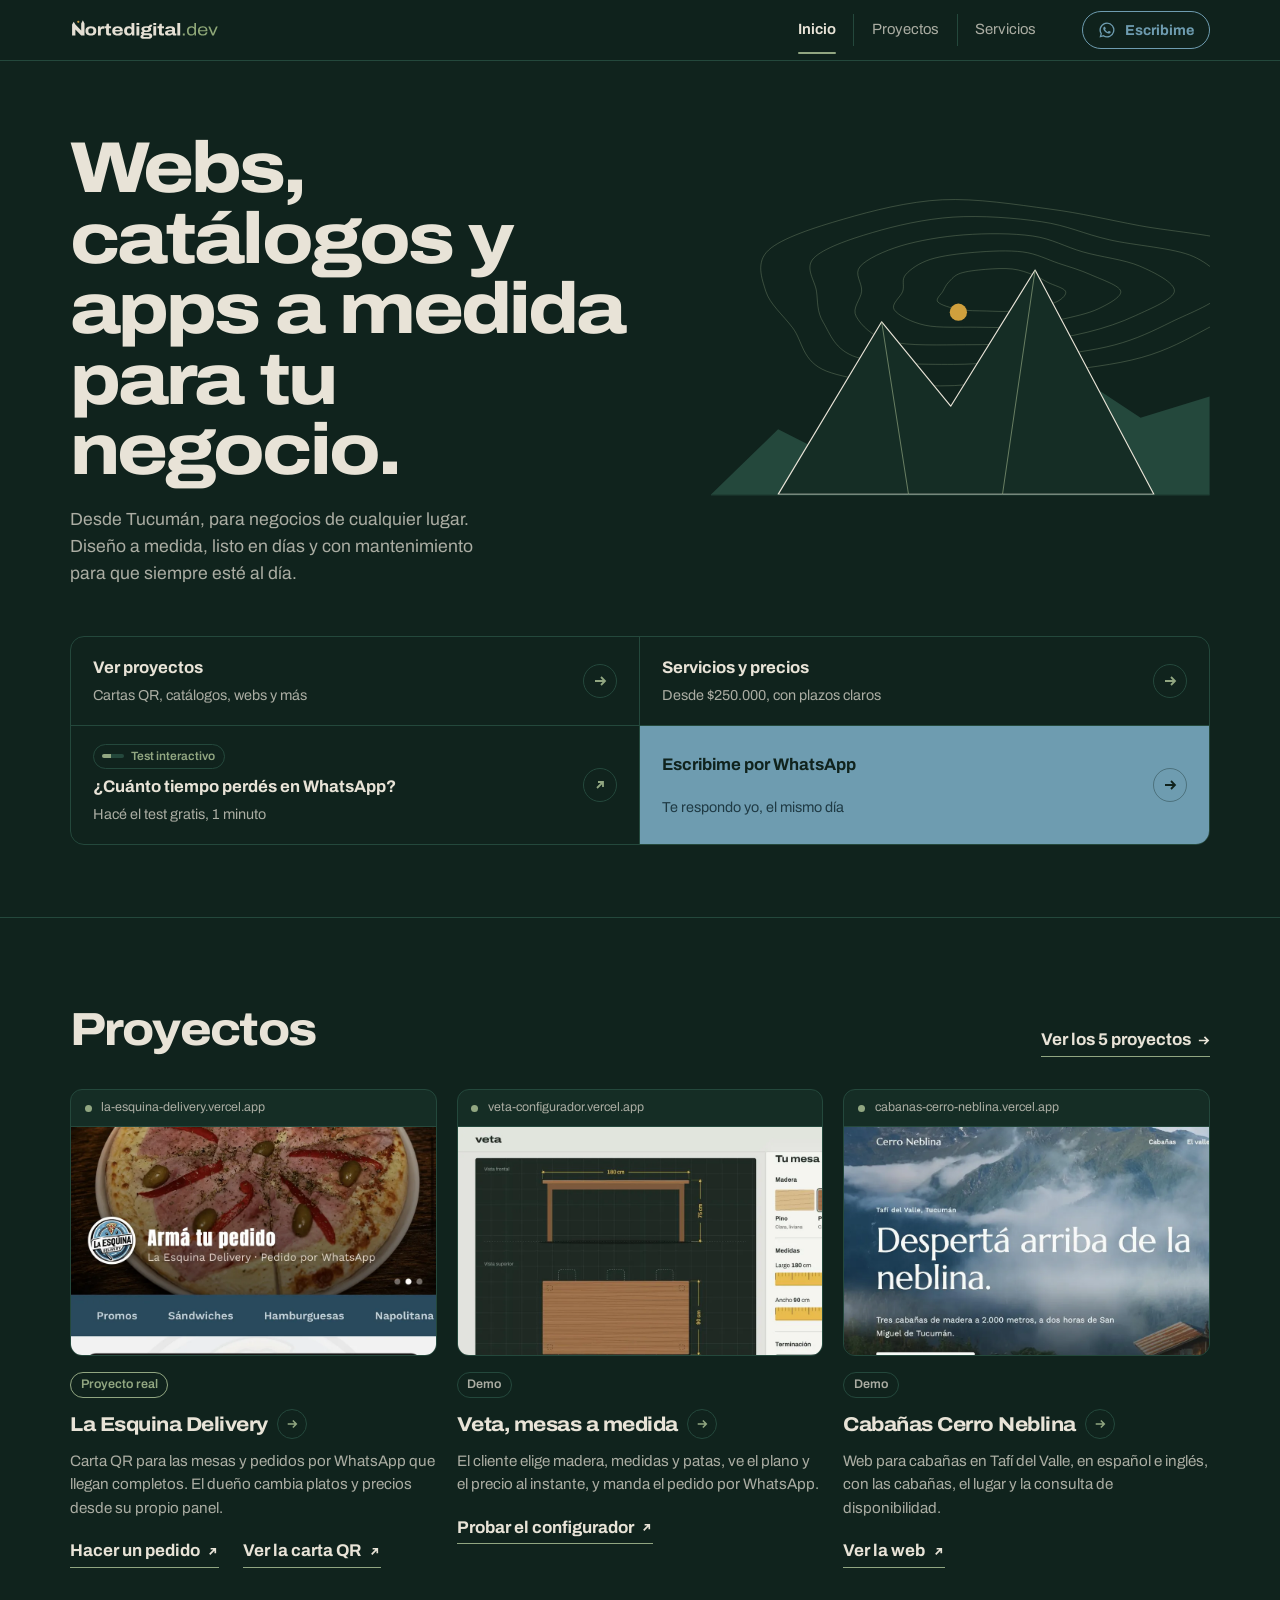
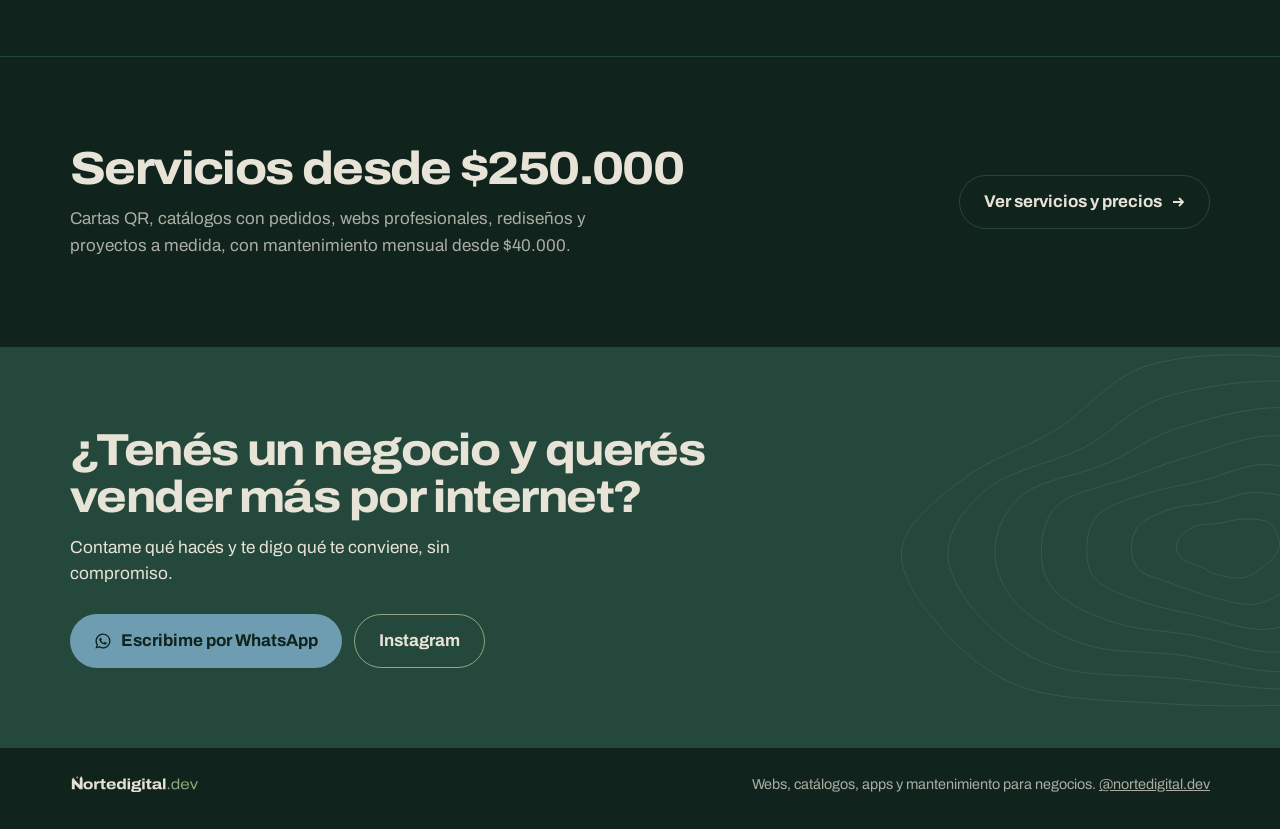
<file: index.html>
<!DOCTYPE html>
<html lang="es" translate="no">
<head>
  <meta charset="UTF-8">
  <meta name="viewport" content="width=device-width, initial-scale=1.0">
  <title>NorteDigitalDev — Webs, catálogos y apps para negocios</title>
  <meta name="description" content="Webs, cartas digitales, catálogos con pedidos por WhatsApp y apps para negocios. Desde Tucumán para cualquier lugar, con mantenimiento mensual.">
  <meta name="theme-color" content="#10231D">
  <meta name="google" content="notranslate">

  <meta property="og:type" content="website">
  <meta property="og:url" content="https://nortedigitaldev.vercel.app/">
  <meta property="og:title" content="NorteDigitalDev — Webs, catálogos y apps para negocios">
  <meta property="og:description" content="Proyectos, servicios con precios y contacto directo por WhatsApp.">
  <meta property="og:image" content="https://nortedigitaldev.vercel.app/img/og.png">
  <meta name="twitter:card" content="summary_large_image">

  <link rel="icon" href="img/favicon.svg" type="image/svg+xml">
  <link rel="apple-touch-icon" href="img/apple-touch-icon.png">

  <link rel="preconnect" href="https://fonts.googleapis.com">
  <link rel="preconnect" href="https://fonts.gstatic.com" crossorigin>
  <link href="https://fonts.googleapis.com/css2?family=Archivo:wdth,wght@62..125,300..800&display=swap" rel="stylesheet">

  <link rel="stylesheet" href="css/styles.css">
</head>
<body class="pagina-inicio">

  <header class="header">
    <div class="container header__inner">
      <a href="./" class="header__logo" aria-label="NorteDigitalDev, inicio">
        <img src="img/logo.svg" alt="nortedigital.dev" width="170" height="26">
      </a>
      <nav class="nav" aria-label="Principal">
        <a href="./" aria-current="page">Inicio</a>
        <a href="proyectos.html">Proyectos</a>
        <a href="servicios.html">Servicios</a>
      </nav>
      <a class="btn btn--chico header__cta" data-wa="Hola NorteDigitalDev! Vengo de tu web y quiero hacer una consulta." href="#" target="_blank" rel="noopener"><svg viewBox="0 0 24 24" aria-hidden="true"><path d="M12 2a10 10 0 0 0-8.6 15.1L2 22l5-1.3A10 10 0 1 0 12 2Zm0 18.2c-1.5 0-3-.4-4.2-1.2l-.3-.2-3 .8.8-2.9-.2-.3A8.2 8.2 0 1 1 12 20.2Zm4.5-6.1c-.2-.1-1.5-.7-1.7-.8-.2-.1-.4-.1-.6.1l-.8 1c-.1.2-.3.2-.5.1a6.7 6.7 0 0 1-3.3-2.9c-.2-.4.2-.4.7-1.3.1-.2 0-.3 0-.4l-.8-1.8c-.2-.5-.4-.4-.6-.4h-.5c-.2 0-.4.1-.6.3-.2.2-.8.8-.8 2s.8 2.3 1 2.5c.1.2 1.7 2.6 4.1 3.6 1.5.7 2.1.7 2.9.6.5-.1 1.5-.6 1.7-1.2.2-.6.2-1.1.2-1.2-.1-.1-.3-.2-.5-.3Z"/></svg><span>Escribime</span></a>
    </div>
  </header>

  <main>

    <!-- INICIO: funciona como "link en bio" -->
    <section class="hero" id="inicio" data-oculta-wa>
      <div class="container">
        <div class="hero__top">
          <div class="hero__texto">
            <h1 class="hero__titulo">Webs, catálogos y apps a medida para tu negocio.</h1>
            <p class="hero__bajada">Desde Tucumán, para negocios de cualquier lugar. Diseño a medida, listo en días y con mantenimiento para que siempre esté al día.</p>
          </div>
          <svg class="paisaje" viewBox="0 0 520 380" role="img" aria-label="Cerros geométricos sobre curvas de nivel">
            <path class="curva" d="M369.7 118.0 C371.3 121.3 366.5 126.1 360.9 128.9 C355.3 131.7 344.3 133.2 336.3 134.8 C328.2 136.5 321.0 138.2 312.9 138.9 C304.7 139.5 296.2 139.0 287.2 138.7 C278.2 138.4 267.2 138.7 258.8 137.1 C250.4 135.6 239.4 132.5 236.6 129.3 C233.8 126.1 240.1 121.4 241.9 118.0 C243.8 114.6 244.8 111.8 247.8 108.7 C250.8 105.6 253.6 101.6 260.0 99.4 C266.4 97.2 277.0 96.1 286.0 95.3 C295.1 94.6 305.9 93.9 314.3 94.9 C322.6 95.8 330.2 98.8 336.4 101.1 C342.6 103.4 345.7 106.0 351.3 108.9 C356.8 111.7 368.1 114.7 369.7 118.0 Z"/><path class="curva" d="M427.3 118.0 C428.6 123.9 414.3 131.5 403.8 136.5 C393.2 141.5 377.6 144.7 364.1 147.8 C350.6 150.9 337.4 153.8 322.8 155.1 C308.3 156.4 293.4 155.9 276.8 155.6 C260.3 155.3 237.7 156.6 223.4 153.6 C209.1 150.5 195.0 143.3 191.1 137.4 C187.2 131.5 198.0 124.1 200.0 118.0 C202.0 111.9 198.3 106.2 203.1 100.7 C207.9 95.2 216.7 88.8 228.7 84.9 C240.7 81.0 259.0 78.8 275.1 77.5 C291.1 76.2 310.6 75.2 325.2 77.1 C339.8 79.0 350.7 85.0 362.5 89.0 C374.3 92.9 385.3 96.0 396.1 100.9 C406.9 105.7 426.0 112.1 427.3 118.0 Z"/><path class="curva" d="M483.3 118.0 C482.6 126.6 458.0 136.3 442.8 143.5 C427.7 150.6 410.7 156.3 392.3 160.9 C374.0 165.5 353.8 168.8 332.6 171.0 C311.5 173.2 289.8 174.0 265.5 173.9 C241.2 173.9 205.9 175.4 186.9 170.5 C167.9 165.6 156.4 153.3 151.5 144.5 C146.5 135.7 156.4 126.7 157.1 118.0 C157.8 109.3 148.7 100.1 155.6 92.2 C162.4 84.4 180.2 76.2 198.2 70.7 C216.3 65.3 241.0 61.0 263.8 59.3 C286.7 57.6 314.8 57.5 335.5 60.5 C356.1 63.4 369.4 71.9 388.0 77.1 C406.5 82.4 431.0 85.0 446.9 91.8 C462.7 98.6 484.0 109.4 483.3 118.0 Z"/><path class="curva" d="M534.2 118.0 C530.4 129.4 499.0 140.8 480.1 150.1 C461.2 159.5 443.8 168.0 420.9 174.1 C397.9 180.2 370.4 183.4 342.4 186.8 C314.4 190.1 284.7 194.4 252.9 194.4 C221.1 194.4 174.3 194.2 151.7 186.9 C129.0 179.6 124.1 162.1 117.1 150.6 C110.2 139.1 111.6 129.2 110.0 118.0 C108.3 106.8 97.4 93.8 107.1 83.6 C116.9 73.4 144.1 64.0 168.4 56.9 C192.6 49.7 223.1 42.7 252.4 40.8 C281.8 38.9 317.5 41.6 344.6 45.6 C371.8 49.5 388.9 58.4 415.3 64.4 C441.7 70.5 483.1 72.9 502.9 81.8 C522.8 90.7 538.0 106.6 534.2 118.0 Z"/><path class="curva" d="M578.4 118.0 C571.1 132.2 539.3 145.3 517.7 156.8 C496.2 168.4 476.6 179.5 449.0 187.2 C421.5 194.9 387.5 198.3 352.5 203.2 C317.5 208.2 277.8 217.1 239.1 216.8 C200.4 216.5 146.1 211.5 120.4 201.4 C94.8 191.3 95.8 170.2 85.2 156.3 C74.7 142.4 61.3 131.5 57.1 118.0 C52.9 104.5 46.5 87.7 60.0 75.2 C73.5 62.7 108.0 51.6 138.2 42.9 C168.4 34.1 205.5 24.5 241.3 22.7 C277.1 21.0 318.5 27.8 352.8 32.3 C387.1 36.8 412.3 43.2 447.0 49.7 C481.7 56.2 539.3 60.0 561.2 71.4 C583.1 82.8 585.6 103.8 578.4 118.0 Z"/>
            <path class="cerro-lejano" d="M0 330 L70 262 L125 290 L205 222 L262 262 L372 200 L448 250 L520 228 V330 Z"/>
            <path class="cerro" d="M70 330 L178 150 L250 238 L338 96 L462 330 Z"/>
            <path class="arista" d="M178 150 L206 330 M338 96 L304 330"/>
            <circle class="sol" cx="258" cy="140" r="9"/>
            <line class="horizonte" x1="0" y1="330.5" x2="520" y2="330.5"/>
          </svg>
        </div>

        <ul class="accesos" aria-label="Accesos rápidos">
          <li>
            <a class="acceso" href="proyectos.html">
              <span class="acceso__titulo">Ver proyectos</span>
              <span class="acceso__desc">Cartas QR, catálogos, webs y más</span>
              <span class="acceso__flecha"><svg viewBox="0 0 14 14" aria-hidden="true"><path d="M2 7h10M8 3l4 4-4 4"/></svg></span>
            </a>
          </li>
          <li>
            <a class="acceso" href="servicios.html">
              <span class="acceso__titulo">Servicios y precios</span>
              <span class="acceso__desc">Desde $250.000, con plazos claros</span>
              <span class="acceso__flecha"><svg viewBox="0 0 14 14" aria-hidden="true"><path d="M2 7h10M8 3l4 4-4 4"/></svg></span>
            </a>
          </li>
          <li>
            <a class="acceso acceso--test" href="https://test-nortedigital.vercel.app" target="_blank" rel="noopener">
              <span class="acceso__titulo"><span class="acceso__chip"><i></i>Test interactivo</span>¿Cuánto tiempo perdés en WhatsApp?</span>
              <span class="acceso__desc">Hacé el test gratis, 1 minuto</span>
              <span class="acceso__flecha"><svg viewBox="0 0 14 14" aria-hidden="true"><path d="M4 10L10 4M5 4h5v5"/></svg></span>
            </a>
          </li>
          <li>
            <a class="acceso acceso--principal" data-wa="Hola NorteDigitalDev! Vengo de tu web y quiero hacer una consulta." href="#" target="_blank" rel="noopener">
              <span class="acceso__titulo">Escribime por WhatsApp</span>
              <span class="acceso__desc">Te respondo yo, el mismo día</span>
              <span class="acceso__flecha"><svg viewBox="0 0 14 14" aria-hidden="true"><path d="M2 7h10M8 3l4 4-4 4"/></svg></span>
            </a>
          </li>
        </ul>

        <svg class="paisaje paisaje--movil" viewBox="0 0 400 120" preserveAspectRatio="xMidYMax slice" aria-hidden="true">
          <path class="curva" d="M306.1 70.0 C306.5 72.4 297.0 75.3 290.7 77.3 C284.3 79.3 276.0 80.7 268.2 82.0 C260.4 83.2 252.3 84.3 243.6 84.9 C234.9 85.4 226.0 85.4 216.0 85.3 C206.0 85.3 192.0 85.8 183.7 84.5 C175.5 83.2 168.6 80.1 166.5 77.6 C164.3 75.2 170.0 72.5 170.8 70.0 C171.6 67.5 168.5 65.1 171.3 62.9 C174.1 60.7 180.3 58.3 187.6 56.7 C194.9 55.2 205.5 54.2 215.1 53.7 C224.6 53.2 236.3 52.9 244.9 53.7 C253.5 54.5 259.5 56.9 266.8 58.5 C274.1 60.0 282.2 61.0 288.7 62.9 C295.3 64.9 305.8 67.6 306.1 70.0 Z"/><path class="curva" d="M370.4 70.0 C368.8 74.5 349.6 79.3 338.1 83.0 C326.6 86.8 315.4 90.0 301.5 92.4 C287.7 94.8 271.6 96.3 255.2 97.6 C238.7 98.8 221.5 99.9 202.7 99.9 C183.8 99.9 156.0 100.3 142.0 97.6 C128.1 94.8 122.8 88.0 118.9 83.4 C115.0 78.8 119.0 74.5 118.6 70.0 C118.2 65.5 111.1 60.4 116.6 56.4 C122.2 52.3 137.5 48.3 151.7 45.5 C165.9 42.6 184.4 40.0 201.9 39.2 C219.4 38.4 240.9 39.0 256.9 40.5 C272.9 42.1 282.9 46.1 298.0 48.7 C313.1 51.2 335.4 52.3 347.5 55.9 C359.6 59.4 372.0 65.5 370.4 70.0 Z"/><path class="curva" d="M428.1 70.0 C423.4 76.7 399.3 83.0 383.8 88.5 C368.3 94.0 354.4 99.2 334.9 102.9 C315.4 106.5 291.4 108.1 266.8 110.4 C242.3 112.6 215.1 116.4 187.7 116.3 C160.4 116.2 121.2 114.5 102.7 109.9 C84.3 105.3 84.0 95.1 77.1 88.4 C70.1 81.8 63.6 76.5 61.0 70.0 C58.4 63.5 52.2 55.6 61.4 49.7 C70.6 43.8 94.9 38.5 116.2 34.3 C137.4 30.1 163.4 25.6 188.7 24.7 C213.9 23.8 243.7 26.6 267.6 28.8 C291.5 31.0 308.1 34.8 332.2 38.0 C356.2 41.2 395.9 42.8 411.9 48.1 C427.9 53.4 432.8 63.3 428.1 70.0 Z"/><path class="curva" d="M478.2 70.0 C470.5 79.0 448.9 87.0 430.4 94.1 C411.9 101.3 392.5 108.0 367.3 113.0 C342.1 118.0 312.1 120.7 279.4 124.2 C246.8 127.7 206.6 134.6 171.6 134.0 C136.5 133.4 91.7 127.2 69.2 120.4 C46.6 113.6 48.1 101.8 36.1 93.3 C24.1 84.9 1.8 78.3 -2.8 70.0 C-7.5 61.7 -5.6 51.1 8.2 43.3 C21.9 35.4 51.8 28.3 79.7 22.9 C107.7 17.5 143.2 11.8 176.1 11.0 C209.1 10.2 244.7 15.7 277.4 18.1 C310.1 20.5 339.3 21.6 372.5 25.3 C405.8 29.0 459.0 32.9 476.7 40.3 C494.3 47.8 485.9 61.0 478.2 70.0 Z"/>
          <path class="cerro-lejano" d="M0 112 L60 78 L110 96 L170 62 L220 88 L300 50 L350 80 L400 70 V112 Z"/>
          <path class="cerro" d="M120 112 L178 44 L214 82 L258 26 L320 112 Z"/>
          <circle class="sol" cx="218" cy="40" r="5"/>
          <line class="horizonte" x1="0" y1="112.5" x2="400" y2="112.5"/>
        </svg>
      </div>
    </section>

    <!-- PROYECTOS DESTACADOS -->
    <section class="seccion proyectos">
      <div class="container">
        <div class="seccion__fila">
          <h2 class="seccion__titulo">Proyectos</h2>
          <a class="ver-todo link-flecha" href="proyectos.html">Ver los 5 proyectos <svg viewBox="0 0 14 14" aria-hidden="true"><path d="M2 7h10M8 3l4 4-4 4"/></svg></a>
        </div>
        <div class="casos casos--compactos">
          <article class="caso">
            <a class="marco" href="proyectos/la-esquina-delivery.html" tabindex="-1" aria-hidden="true">
              <span class="marco__barra">la-esquina-delivery.vercel.app</span>
              <img src="img/proyectos/esquina-pedido.webp" alt="" width="960" height="1773" loading="lazy">
            </a>
            <div class="caso__texto">
              <span class="etiqueta etiqueta--real">Proyecto real</span>
              <h3><a class="caso__nombre" href="proyectos/la-esquina-delivery.html">La Esquina Delivery <svg viewBox="0 0 14 14" aria-hidden="true"><path d="M2 7h10M8 3l4 4-4 4"/></svg></a></h3>
              <p>Carta QR para las mesas y pedidos por WhatsApp que llegan completos. El dueño cambia platos y precios desde su propio panel.</p>
              <div class="caso__links">
                <a class="link-flecha" href="https://la-esquina-delivery.vercel.app/pages/pedido.html" target="_blank" rel="noopener">Hacer un pedido <svg viewBox="0 0 14 14" aria-hidden="true"><path d="M4 10L10 4M5 4h5v5"/></svg></a>
                <a class="link-flecha" href="https://la-esquina-delivery.vercel.app" target="_blank" rel="noopener">Ver la carta QR <svg viewBox="0 0 14 14" aria-hidden="true"><path d="M4 10L10 4M5 4h5v5"/></svg></a>
              </div>
            </div>
          </article>
          <article class="caso">
            <a class="marco" href="proyectos/veta.html" tabindex="-1" aria-hidden="true">
              <span class="marco__barra">veta-configurador.vercel.app</span>
              <img src="img/proyectos/veta.webp" alt="" width="960" height="720" loading="lazy">
            </a>
            <div class="caso__texto">
              <span class="etiqueta">Demo</span>
              <h3><a class="caso__nombre" href="proyectos/veta.html">Veta, mesas a medida <svg viewBox="0 0 14 14" aria-hidden="true"><path d="M2 7h10M8 3l4 4-4 4"/></svg></a></h3>
              <p>El cliente elige madera, medidas y patas, ve el plano y el precio al instante, y manda el pedido por WhatsApp.</p>
              <a class="link-flecha" href="https://veta-configurador.vercel.app" target="_blank" rel="noopener">Probar el configurador <svg viewBox="0 0 14 14" aria-hidden="true"><path d="M4 10L10 4M5 4h5v5"/></svg></a>
            </div>
          </article>
          <article class="caso">
            <a class="marco" href="proyectos/cabanas-cerro-neblina.html" tabindex="-1" aria-hidden="true">
              <span class="marco__barra">cabanas-cerro-neblina.vercel.app</span>
              <img src="img/proyectos/cabanas.webp" alt="" width="960" height="720" loading="lazy">
            </a>
            <div class="caso__texto">
              <span class="etiqueta">Demo</span>
              <h3><a class="caso__nombre" href="proyectos/cabanas-cerro-neblina.html">Cabañas Cerro Neblina <svg viewBox="0 0 14 14" aria-hidden="true"><path d="M2 7h10M8 3l4 4-4 4"/></svg></a></h3>
              <p>Web para cabañas en Tafí del Valle, en español e inglés, con las cabañas, el lugar y la consulta de disponibilidad.</p>
              <a class="link-flecha" href="https://cabanas-cerro-neblina.vercel.app" target="_blank" rel="noopener">Ver la web <svg viewBox="0 0 14 14" aria-hidden="true"><path d="M4 10L10 4M5 4h5v5"/></svg></a>
            </div>
          </article>
        </div>
      </div>
    </section>

    <!-- SERVICIOS RESUMIDOS -->
    <section class="seccion resumen-servicios">
      <div class="container resumen-servicios__inner">
        <div>
          <h2 class="seccion__titulo">Servicios desde $250.000</h2>
          <p class="seccion__bajada">Cartas QR, catálogos con pedidos, webs profesionales, rediseños y proyectos a medida, con mantenimiento mensual desde $40.000.</p>
        </div>
        <a class="btn btn--borde" href="servicios.html">Ver servicios y precios <svg class="btn__flecha" viewBox="0 0 14 14" aria-hidden="true"><path d="M2 7h10M8 3l4 4-4 4"/></svg></a>
      </div>
    </section>

    <!-- CONTACTO -->
    <section class="contacto" id="contacto" data-oculta-wa>
      <svg class="topo" viewBox="0 0 560 400" aria-hidden="true"><path d="M519.1 200.0 C518.4 203.9 515.9 207.6 513.0 211.1 C510.0 214.7 506.2 217.8 501.3 221.1 C496.3 224.4 490.2 229.7 483.1 230.8 C475.9 232.0 465.2 229.8 458.2 227.9 C451.1 226.1 446.6 222.4 440.6 219.8 C434.6 217.2 426.2 215.7 422.2 212.4 C418.1 209.1 416.4 204.1 416.4 200.0 C416.4 195.9 418.4 191.2 422.0 187.5 C425.6 183.9 431.6 180.2 438.0 178.4 C444.3 176.5 452.6 177.3 459.9 176.3 C467.2 175.2 473.9 172.3 481.8 172.1 C489.7 171.8 501.5 172.1 507.4 174.8 C513.3 177.4 515.2 183.6 517.1 187.8 C519.1 192.0 519.8 196.1 519.1 200.0 Z"/><path d="M560.8 200.0 C559.8 207.1 554.0 213.7 548.9 220.5 C543.8 227.2 539.3 234.5 530.2 240.6 C521.1 246.8 507.8 255.8 494.3 257.2 C480.8 258.7 462.4 252.6 449.1 249.2 C435.9 245.9 426.2 241.7 414.7 237.4 C403.1 233.0 387.1 229.6 379.9 223.4 C372.7 217.1 371.4 207.8 371.6 200.0 C371.7 192.2 373.9 183.3 380.7 176.8 C387.6 170.4 400.9 164.8 412.7 161.3 C424.5 157.8 437.9 158.4 451.3 155.8 C464.7 153.2 478.6 145.9 493.0 145.6 C507.5 145.4 527.7 148.7 538.0 154.1 C548.3 159.5 551.1 170.3 554.9 178.0 C558.7 185.6 561.8 192.9 560.8 200.0 Z"/><path d="M602.1 200.0 C601.0 210.2 591.9 219.6 585.2 229.9 C578.4 240.2 574.9 253.1 561.6 261.8 C548.2 270.6 525.1 281.2 504.9 282.4 C484.8 283.6 460.5 273.3 440.8 269.0 C421.1 264.6 404.0 262.0 386.8 256.2 C369.6 250.4 347.5 243.7 337.5 234.4 C327.5 225.0 326.5 211.4 326.9 200.0 C327.2 188.6 329.3 175.3 339.8 166.2 C350.2 157.2 372.5 151.1 389.5 145.7 C406.6 140.3 422.7 138.4 441.9 133.7 C461.2 129.0 484.2 117.3 505.0 117.5 C525.7 117.6 552.0 126.4 566.4 134.9 C580.9 143.4 585.8 157.6 591.8 168.4 C597.7 179.3 603.1 189.8 602.1 200.0 Z"/><path d="M642.2 200.0 C641.3 213.5 631.2 225.7 623.3 239.8 C615.4 253.8 613.1 273.5 595.0 284.4 C576.9 295.3 541.6 304.5 514.6 305.1 C487.5 305.8 458.9 293.0 432.6 288.3 C406.3 283.5 379.6 283.6 356.8 276.4 C334.0 269.3 308.5 257.9 296.0 245.1 C283.4 232.4 280.8 214.9 281.5 200.0 C282.3 185.1 286.0 167.5 300.4 156.0 C314.8 144.5 346.1 138.9 367.9 131.1 C389.7 123.2 406.5 115.9 431.4 108.9 C456.2 101.8 490.3 87.4 517.1 88.8 C544.0 90.2 573.8 105.6 592.5 117.3 C611.1 129.0 620.5 145.0 628.8 158.8 C637.1 172.6 643.1 186.5 642.2 200.0 Z"/><path d="M681.0 200.0 C680.8 216.9 673.6 232.6 664.9 250.5 C656.2 268.4 652.7 295.0 629.1 307.4 C605.4 319.8 557.1 324.7 522.9 324.9 C488.8 325.1 456.9 313.2 424.0 308.6 C391.0 304.1 353.4 306.5 325.3 297.7 C297.3 288.9 270.7 271.8 255.7 255.6 C240.7 239.3 233.8 218.2 235.2 200.0 C236.6 181.8 245.7 160.5 264.2 146.6 C282.8 132.7 320.6 127.6 346.4 116.6 C372.3 105.6 389.0 89.9 419.4 80.7 C449.8 71.5 496.0 57.8 528.8 61.2 C561.7 64.6 593.6 86.4 616.6 101.0 C639.5 115.7 655.6 132.6 666.4 149.1 C677.1 165.6 681.3 183.1 681.0 200.0 Z"/><path d="M719.1 200.0 C720.3 220.5 720.7 240.9 711.2 262.5 C701.6 284.1 692.1 316.3 661.9 329.6 C631.8 342.9 571.5 341.8 530.2 342.1 C489.0 342.4 453.8 335.0 414.4 331.2 C374.9 327.4 326.5 330.1 293.4 319.2 C260.4 308.3 233.9 285.6 216.3 265.8 C198.8 245.9 185.6 221.2 188.3 200.0 C190.9 178.8 209.7 154.8 232.1 138.3 C254.6 121.8 294.2 115.7 323.2 100.9 C352.2 86.1 370.3 60.5 406.3 49.7 C442.4 38.9 500.6 30.1 539.5 36.0 C578.4 41.9 612.3 68.2 639.8 85.4 C667.2 102.6 690.9 120.2 704.2 139.3 C717.4 158.4 717.9 179.5 719.1 200.0 Z"/><path d="M758.0 200.0 C761.5 224.3 773.2 250.8 762.2 275.8 C751.1 300.7 729.2 336.0 691.6 349.6 C654.1 363.3 584.9 356.7 536.9 357.9 C488.9 359.1 449.4 359.5 403.6 356.6 C357.9 353.6 300.2 353.6 262.4 340.2 C224.6 326.8 196.9 299.4 176.8 276.0 C156.8 252.7 137.5 224.2 142.1 200.0 C146.6 175.8 178.5 150.6 204.2 131.1 C229.9 111.5 264.9 101.7 296.3 82.7 C327.7 63.7 350.4 28.6 392.5 17.2 C434.6 5.7 503.8 5.0 548.9 13.8 C594.1 22.5 631.2 50.2 663.2 69.5 C695.3 88.8 725.4 107.9 741.2 129.7 C757.0 151.4 754.5 175.7 758.0 200.0 Z"/></svg>
      <div class="container contacto__inner">
        <h2 class="contacto__titulo">¿Tenés un negocio y querés vender más por internet?</h2>
        <p>Contame qué hacés y te digo qué te conviene, sin compromiso.</p>
        <div class="contacto__botones">
          <a class="btn btn--principal" data-wa="Hola NorteDigitalDev! Vengo de tu web y quiero hacer una consulta." href="#" target="_blank" rel="noopener"><svg viewBox="0 0 24 24" aria-hidden="true"><path d="M12 2a10 10 0 0 0-8.6 15.1L2 22l5-1.3A10 10 0 1 0 12 2Zm0 18.2c-1.5 0-3-.4-4.2-1.2l-.3-.2-3 .8.8-2.9-.2-.3A8.2 8.2 0 1 1 12 20.2Zm4.5-6.1c-.2-.1-1.5-.7-1.7-.8-.2-.1-.4-.1-.6.1l-.8 1c-.1.2-.3.2-.5.1a6.7 6.7 0 0 1-3.3-2.9c-.2-.4.2-.4.7-1.3.1-.2 0-.3 0-.4l-.8-1.8c-.2-.5-.4-.4-.6-.4h-.5c-.2 0-.4.1-.6.3-.2.2-.8.8-.8 2s.8 2.3 1 2.5c.1.2 1.7 2.6 4.1 3.6 1.5.7 2.1.7 2.9.6.5-.1 1.5-.6 1.7-1.2.2-.6.2-1.1.2-1.2-.1-.1-.3-.2-.5-.3Z"/></svg>Escribime por WhatsApp</a>
          <a class="btn btn--borde" href="https://instagram.com/nortedigital.dev" target="_blank" rel="noopener">Instagram</a>
        </div>
      </div>
    </section>

  </main>

  <footer class="footer">
    <div class="container footer__inner">
      <img src="img/logo.svg" alt="nortedigital.dev" width="140" height="21">
      <p>Webs, catálogos, apps y mantenimiento para negocios. <a href="https://instagram.com/nortedigital.dev" target="_blank" rel="noopener">@nortedigital.dev</a></p>
    </div>
  </footer>

  <a class="wa-flotante" id="wa-flotante" data-wa="Hola NorteDigitalDev! Vengo de tu web y quiero hacer una consulta." href="#" target="_blank" rel="noopener" aria-label="Escribime por WhatsApp">
    <svg viewBox="0 0 24 24" aria-hidden="true"><path d="M12 2a10 10 0 0 0-8.6 15.1L2 22l5-1.3A10 10 0 1 0 12 2Zm0 18.2c-1.5 0-3-.4-4.2-1.2l-.3-.2-3 .8.8-2.9-.2-.3A8.2 8.2 0 1 1 12 20.2Zm4.5-6.1c-.2-.1-1.5-.7-1.7-.8-.2-.1-.4-.1-.6.1l-.8 1c-.1.2-.3.2-.5.1a6.7 6.7 0 0 1-3.3-2.9c-.2-.4.2-.4.7-1.3.1-.2 0-.3 0-.4l-.8-1.8c-.2-.5-.4-.4-.6-.4h-.5c-.2 0-.4.1-.6.3-.2.2-.8.8-.8 2s.8 2.3 1 2.5c.1.2 1.7 2.6 4.1 3.6 1.5.7 2.1.7 2.9.6.5-.1 1.5-.6 1.7-1.2.2-.6.2-1.1.2-1.2-.1-.1-.3-.2-.5-.3Z"/></svg>
  </a>

  <script src="js/app.js"></script>
</body>
</html>
</file>
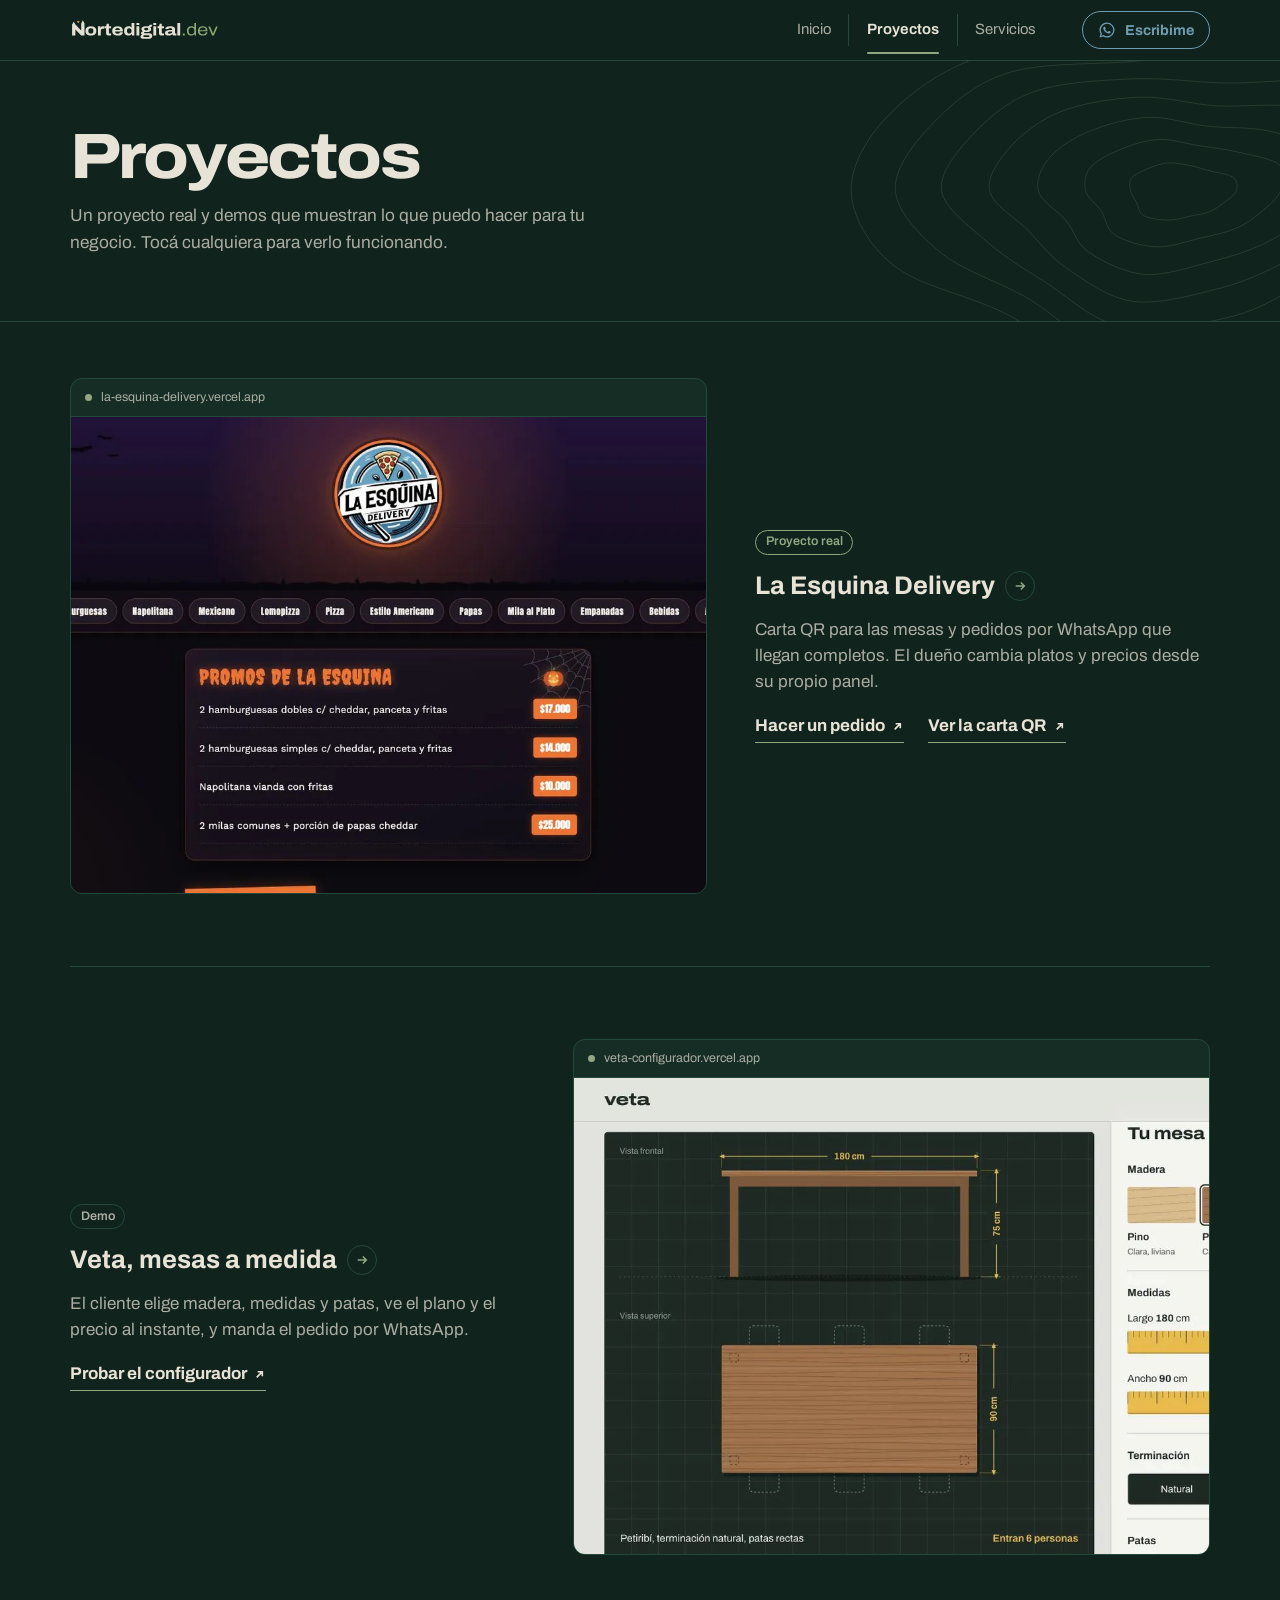
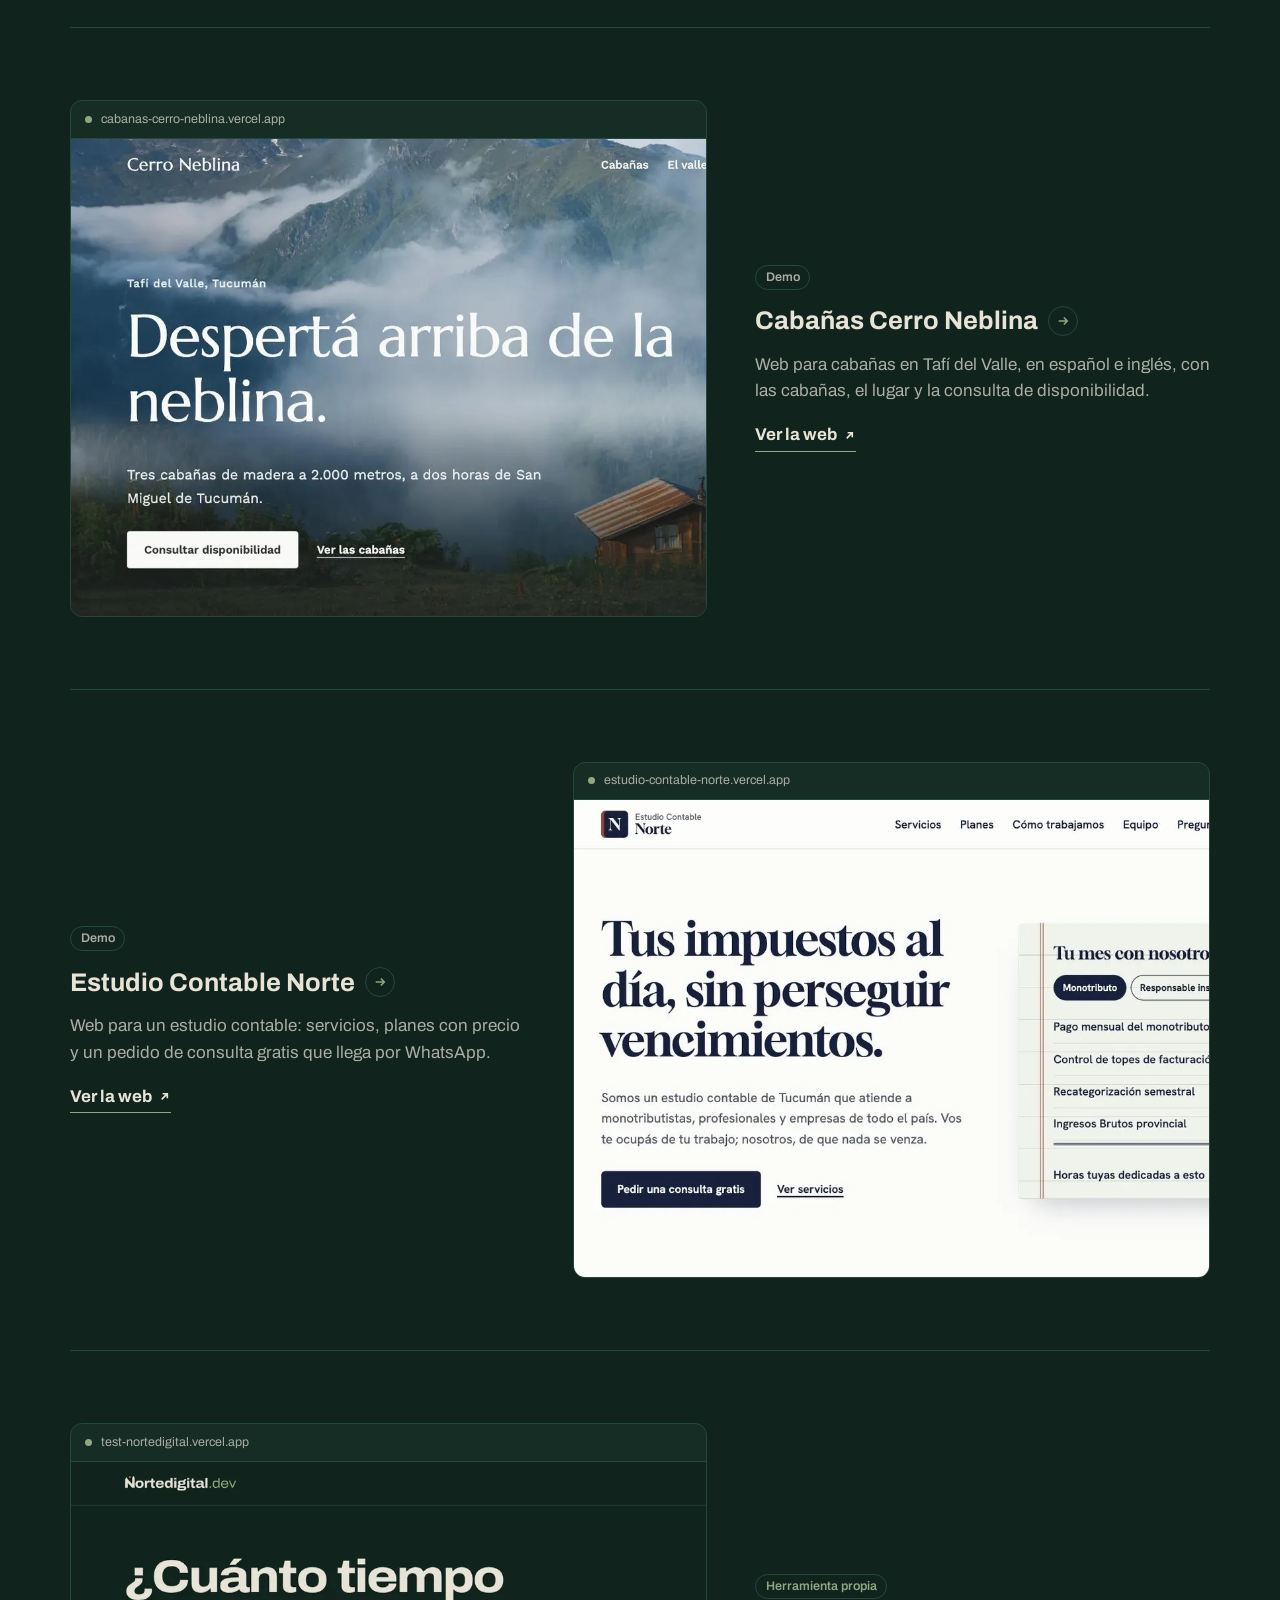
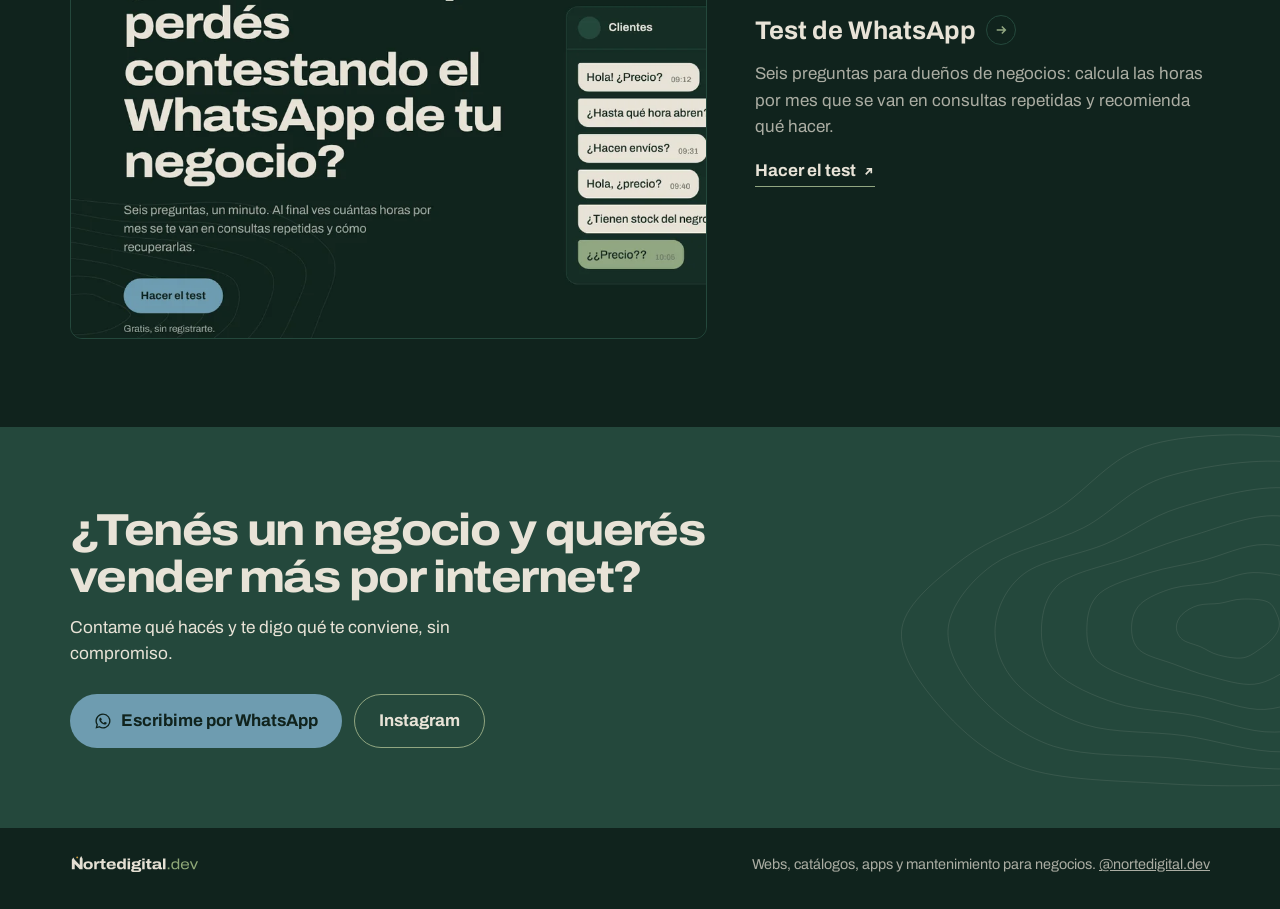
<file: proyectos.html>
<!DOCTYPE html>
<html lang="es" translate="no">
<head>
  <meta charset="UTF-8">
  <meta name="viewport" content="width=device-width, initial-scale=1.0">
  <title>Proyectos — NorteDigitalDev</title>
  <meta name="description" content="Proyectos de NorteDigitalDev: carta QR con pedidos, configurador de muebles, webs para cabañas y estudios, y un test para negocios.">
  <meta name="theme-color" content="#10231D">
  <meta name="google" content="notranslate">

  <meta property="og:type" content="website">
  <meta property="og:url" content="https://nortedigitaldev.vercel.app/proyectos.html">
  <meta property="og:title" content="Proyectos — NorteDigitalDev">
  <meta property="og:description" content="Proyectos, servicios con precios y contacto directo por WhatsApp.">
  <meta property="og:image" content="https://nortedigitaldev.vercel.app/img/og.png">
  <meta name="twitter:card" content="summary_large_image">

  <link rel="icon" href="img/favicon.svg" type="image/svg+xml">
  <link rel="apple-touch-icon" href="img/apple-touch-icon.png">

  <link rel="preconnect" href="https://fonts.googleapis.com">
  <link rel="preconnect" href="https://fonts.gstatic.com" crossorigin>
  <link href="https://fonts.googleapis.com/css2?family=Archivo:wdth,wght@62..125,300..800&display=swap" rel="stylesheet">

  <link rel="stylesheet" href="css/styles.css">
</head>
<body class="pagina-proyectos">

  <header class="header">
    <div class="container header__inner">
      <a href="./" class="header__logo" aria-label="NorteDigitalDev, inicio">
        <img src="img/logo.svg" alt="nortedigital.dev" width="170" height="26">
      </a>
      <nav class="nav" aria-label="Principal">
        <a href="./">Inicio</a>
        <a href="proyectos.html" aria-current="page">Proyectos</a>
        <a href="servicios.html">Servicios</a>
      </nav>
      <a class="btn btn--chico header__cta" data-wa="Hola NorteDigitalDev! Vengo de tu web y quiero hacer una consulta." href="#" target="_blank" rel="noopener"><svg viewBox="0 0 24 24" aria-hidden="true"><path d="M12 2a10 10 0 0 0-8.6 15.1L2 22l5-1.3A10 10 0 1 0 12 2Zm0 18.2c-1.5 0-3-.4-4.2-1.2l-.3-.2-3 .8.8-2.9-.2-.3A8.2 8.2 0 1 1 12 20.2Zm4.5-6.1c-.2-.1-1.5-.7-1.7-.8-.2-.1-.4-.1-.6.1l-.8 1c-.1.2-.3.2-.5.1a6.7 6.7 0 0 1-3.3-2.9c-.2-.4.2-.4.7-1.3.1-.2 0-.3 0-.4l-.8-1.8c-.2-.5-.4-.4-.6-.4h-.5c-.2 0-.4.1-.6.3-.2.2-.8.8-.8 2s.8 2.3 1 2.5c.1.2 1.7 2.6 4.1 3.6 1.5.7 2.1.7 2.9.6.5-.1 1.5-.6 1.7-1.2.2-.6.2-1.1.2-1.2-.1-.1-.3-.2-.5-.3Z"/></svg><span>Escribime</span></a>
    </div>
  </header>

  <main>

    <section class="cabecera" data-oculta-wa>
      <svg class="topo" viewBox="0 0 560 400" aria-hidden="true"><path d="M476.4 200.0 C475.0 204.2 468.5 208.0 464.1 211.4 C459.8 214.8 455.8 218.1 450.2 220.4 C444.6 222.7 437.7 223.7 430.6 225.1 C423.6 226.6 415.5 229.2 407.7 229.1 C399.8 229.0 388.8 227.6 383.6 224.6 C378.4 221.6 378.6 215.4 376.5 211.3 C374.3 207.2 371.6 204.0 370.7 200.0 C369.9 196.0 368.6 191.1 371.3 187.4 C374.1 183.7 381.1 180.4 387.2 177.9 C393.3 175.3 400.8 172.4 408.1 171.9 C415.3 171.4 423.8 173.4 430.7 174.7 C437.7 176.1 442.8 178.0 449.8 179.9 C456.8 181.8 468.5 182.9 473.0 186.3 C477.4 189.6 477.9 195.8 476.4 200.0 Z"/><path d="M520.5 200.0 C517.4 207.8 508.6 214.8 501.1 221.0 C493.7 227.3 485.8 233.2 475.6 237.5 C465.4 241.9 453.2 244.2 440.0 247.2 C426.8 250.3 410.5 256.4 396.3 255.8 C382.1 255.3 364.0 249.9 354.9 244.0 C345.7 238.1 346.3 227.7 341.5 220.4 C336.6 213.0 327.6 207.3 325.7 200.0 C323.9 192.7 324.6 183.6 330.2 176.7 C335.8 169.9 347.8 163.6 359.2 158.9 C370.5 154.2 384.9 149.2 398.2 148.5 C411.5 147.8 425.9 152.6 439.2 154.7 C452.4 156.8 464.3 157.8 477.7 161.0 C491.2 164.3 512.7 167.6 519.9 174.1 C527.0 180.6 523.6 192.2 520.5 200.0 Z"/><path d="M561.3 200.0 C556.7 211.4 548.6 221.6 538.4 230.7 C528.3 239.8 515.2 247.6 500.5 254.3 C485.8 261.0 469.4 266.1 450.1 270.9 C430.8 275.8 404.8 285.0 384.7 283.4 C364.5 281.8 342.2 270.3 329.1 261.4 C316.0 252.4 314.5 239.8 306.0 229.6 C297.6 219.3 281.0 210.5 278.3 200.0 C275.6 189.5 281.1 176.3 289.9 166.3 C298.6 156.2 314.2 146.3 330.7 139.7 C347.1 133.0 369.3 127.2 388.8 126.4 C408.3 125.7 427.5 132.9 447.5 135.2 C467.5 137.5 489.1 135.5 508.8 140.0 C528.6 144.5 557.3 152.1 566.0 162.1 C574.8 172.1 565.9 188.6 561.3 200.0 Z"/><path d="M600.2 200.0 C594.7 214.9 588.4 228.6 575.9 240.4 C563.4 252.3 544.2 261.6 525.1 271.0 C506.0 280.4 486.4 290.3 461.1 296.9 C435.7 303.4 399.0 313.8 373.2 310.5 C347.4 307.1 323.8 288.7 306.2 276.8 C288.7 265.0 280.8 252.2 268.1 239.4 C255.3 226.6 232.7 213.9 229.7 200.0 C226.7 186.1 238.3 169.3 250.3 156.0 C262.3 142.7 280.1 128.5 301.8 120.2 C323.4 111.9 354.5 107.1 380.2 106.2 C406.0 105.3 429.0 113.0 456.1 114.8 C483.2 116.6 517.4 111.0 542.9 117.0 C568.5 123.0 599.6 137.1 609.2 150.9 C618.7 164.8 605.8 185.1 600.2 200.0 Z"/><path d="M638.9 200.0 C633.0 218.2 627.8 235.4 613.1 250.1 C598.3 264.7 573.5 275.4 550.2 287.9 C526.9 300.4 504.3 317.2 473.1 325.2 C441.8 333.1 393.8 341.3 362.5 335.6 C331.2 329.9 307.9 305.3 285.2 291.0 C262.5 276.8 243.6 265.4 226.4 250.2 C209.1 235.0 184.3 217.4 181.7 200.0 C179.0 182.6 195.4 162.2 210.7 145.7 C225.9 129.2 246.2 110.5 273.2 100.9 C300.1 91.2 340.4 89.3 372.5 87.9 C404.6 86.4 431.4 91.2 465.8 92.0 C500.2 92.9 548.5 84.6 578.9 92.7 C609.3 100.8 638.1 123.0 648.1 140.8 C658.1 158.7 644.7 181.8 638.9 200.0 Z"/><path d="M678.5 200.0 C672.9 221.3 666.0 241.8 649.1 259.4 C632.2 277.1 604.1 290.0 576.9 305.9 C549.7 321.9 523.1 346.7 485.8 355.3 C448.5 363.9 390.2 365.9 353.2 357.5 C316.3 349.2 292.9 321.1 264.2 305.2 C235.5 289.3 202.6 279.5 181.1 262.0 C159.6 244.4 137.2 221.1 135.4 200.0 C133.6 178.9 151.8 154.8 170.2 135.2 C188.6 115.6 213.4 93.1 245.9 82.4 C278.4 71.7 326.8 73.7 365.3 70.9 C403.8 68.2 435.3 66.2 476.9 65.8 C518.5 65.4 580.5 57.4 614.8 68.4 C649.1 79.4 672.1 109.9 682.7 131.9 C693.3 153.8 684.1 178.7 678.5 200.0 Z"/><path d="M719.4 200.0 C714.4 224.1 702.6 247.4 683.8 268.4 C665.0 289.4 637.4 306.4 606.6 326.0 C575.7 345.5 542.3 377.5 498.7 385.8 C455.2 394.1 388.4 386.7 345.5 375.8 C302.6 365.0 276.7 337.5 241.4 320.6 C206.0 303.7 158.4 294.4 133.4 274.3 C108.3 254.2 92.0 225.0 91.2 200.0 C90.4 175.0 106.7 146.8 128.4 124.4 C150.0 102.0 182.8 77.4 221.1 65.7 C259.4 54.0 313.3 58.9 358.1 53.9 C402.8 48.9 441.2 37.2 489.6 35.8 C538.1 34.4 611.3 30.9 648.7 45.6 C686.1 60.2 702.4 98.0 714.2 123.7 C726.0 149.5 724.5 175.9 719.4 200.0 Z"/></svg>
      <div class="container">
        <h1 class="cabecera__titulo">Proyectos</h1>
        <p class="cabecera__bajada">Un proyecto real y demos que muestran lo que puedo hacer para tu negocio. Tocá cualquiera para verlo funcionando.</p>
      </div>
    </section>

    <section class="seccion seccion--sin-arriba proyectos">
      <div class="container">
        <div class="casos">
          <article class="caso">
            <a class="marco" href="proyectos/la-esquina-delivery.html" tabindex="-1" aria-hidden="true">
              <span class="marco__barra">la-esquina-delivery.vercel.app</span>
              <img src="img/proyectos/esquina.webp" alt="" width="960" height="720" loading="lazy">
            </a>
            <div class="caso__texto">
              <span class="etiqueta etiqueta--real">Proyecto real</span>
              <h2><a class="caso__nombre" href="proyectos/la-esquina-delivery.html">La Esquina Delivery <svg viewBox="0 0 14 14" aria-hidden="true"><path d="M2 7h10M8 3l4 4-4 4"/></svg></a></h2>
              <p>Carta QR para las mesas y pedidos por WhatsApp que llegan completos. El dueño cambia platos y precios desde su propio panel.</p>
              <div class="caso__links">
                <a class="link-flecha" href="https://la-esquina-delivery.vercel.app/pages/pedido.html" target="_blank" rel="noopener">Hacer un pedido <svg viewBox="0 0 14 14" aria-hidden="true"><path d="M4 10L10 4M5 4h5v5"/></svg></a>
                <a class="link-flecha" href="https://la-esquina-delivery.vercel.app" target="_blank" rel="noopener">Ver la carta QR <svg viewBox="0 0 14 14" aria-hidden="true"><path d="M4 10L10 4M5 4h5v5"/></svg></a>
              </div>
            </div>
          </article>
          <article class="caso">
            <a class="marco" href="proyectos/veta.html" tabindex="-1" aria-hidden="true">
              <span class="marco__barra">veta-configurador.vercel.app</span>
              <img src="img/proyectos/veta.webp" alt="" width="960" height="720" loading="lazy">
            </a>
            <div class="caso__texto">
              <span class="etiqueta">Demo</span>
              <h2><a class="caso__nombre" href="proyectos/veta.html">Veta, mesas a medida <svg viewBox="0 0 14 14" aria-hidden="true"><path d="M2 7h10M8 3l4 4-4 4"/></svg></a></h2>
              <p>El cliente elige madera, medidas y patas, ve el plano y el precio al instante, y manda el pedido por WhatsApp.</p>
              <a class="link-flecha" href="https://veta-configurador.vercel.app" target="_blank" rel="noopener">Probar el configurador <svg viewBox="0 0 14 14" aria-hidden="true"><path d="M4 10L10 4M5 4h5v5"/></svg></a>
            </div>
          </article>
          <article class="caso">
            <a class="marco" href="proyectos/cabanas-cerro-neblina.html" tabindex="-1" aria-hidden="true">
              <span class="marco__barra">cabanas-cerro-neblina.vercel.app</span>
              <img src="img/proyectos/cabanas.webp" alt="" width="960" height="720" loading="lazy">
            </a>
            <div class="caso__texto">
              <span class="etiqueta">Demo</span>
              <h2><a class="caso__nombre" href="proyectos/cabanas-cerro-neblina.html">Cabañas Cerro Neblina <svg viewBox="0 0 14 14" aria-hidden="true"><path d="M2 7h10M8 3l4 4-4 4"/></svg></a></h2>
              <p>Web para cabañas en Tafí del Valle, en español e inglés, con las cabañas, el lugar y la consulta de disponibilidad.</p>
              <a class="link-flecha" href="https://cabanas-cerro-neblina.vercel.app" target="_blank" rel="noopener">Ver la web <svg viewBox="0 0 14 14" aria-hidden="true"><path d="M4 10L10 4M5 4h5v5"/></svg></a>
            </div>
          </article>
          <article class="caso">
            <a class="marco" href="proyectos/estudio-contable-norte.html" tabindex="-1" aria-hidden="true">
              <span class="marco__barra">estudio-contable-norte.vercel.app</span>
              <img src="img/proyectos/contable.webp" alt="" width="960" height="720" loading="lazy">
            </a>
            <div class="caso__texto">
              <span class="etiqueta">Demo</span>
              <h2><a class="caso__nombre" href="proyectos/estudio-contable-norte.html">Estudio Contable Norte <svg viewBox="0 0 14 14" aria-hidden="true"><path d="M2 7h10M8 3l4 4-4 4"/></svg></a></h2>
              <p>Web para un estudio contable: servicios, planes con precio y un pedido de consulta gratis que llega por WhatsApp.</p>
              <a class="link-flecha" href="https://estudio-contable-norte.vercel.app" target="_blank" rel="noopener">Ver la web <svg viewBox="0 0 14 14" aria-hidden="true"><path d="M4 10L10 4M5 4h5v5"/></svg></a>
            </div>
          </article>
          <article class="caso">
            <a class="marco" href="proyectos/test-de-whatsapp.html" tabindex="-1" aria-hidden="true">
              <span class="marco__barra">test-nortedigital.vercel.app</span>
              <img src="img/proyectos/test.webp" alt="" width="960" height="720" loading="lazy">
            </a>
            <div class="caso__texto">
              <span class="etiqueta etiqueta--propia">Herramienta propia</span>
              <h2><a class="caso__nombre" href="proyectos/test-de-whatsapp.html">Test de WhatsApp <svg viewBox="0 0 14 14" aria-hidden="true"><path d="M2 7h10M8 3l4 4-4 4"/></svg></a></h2>
              <p>Seis preguntas para dueños de negocios: calcula las horas por mes que se van en consultas repetidas y recomienda qué hacer.</p>
              <a class="link-flecha" href="https://test-nortedigital.vercel.app" target="_blank" rel="noopener">Hacer el test <svg viewBox="0 0 14 14" aria-hidden="true"><path d="M4 10L10 4M5 4h5v5"/></svg></a>
            </div>
          </article>
        </div>
      </div>
    </section>

    <!-- CONTACTO -->
    <section class="contacto" id="contacto" data-oculta-wa>
      <svg class="topo" viewBox="0 0 560 400" aria-hidden="true"><path d="M519.1 200.0 C518.4 203.9 515.9 207.6 513.0 211.1 C510.0 214.7 506.2 217.8 501.3 221.1 C496.3 224.4 490.2 229.7 483.1 230.8 C475.9 232.0 465.2 229.8 458.2 227.9 C451.1 226.1 446.6 222.4 440.6 219.8 C434.6 217.2 426.2 215.7 422.2 212.4 C418.1 209.1 416.4 204.1 416.4 200.0 C416.4 195.9 418.4 191.2 422.0 187.5 C425.6 183.9 431.6 180.2 438.0 178.4 C444.3 176.5 452.6 177.3 459.9 176.3 C467.2 175.2 473.9 172.3 481.8 172.1 C489.7 171.8 501.5 172.1 507.4 174.8 C513.3 177.4 515.2 183.6 517.1 187.8 C519.1 192.0 519.8 196.1 519.1 200.0 Z"/><path d="M560.8 200.0 C559.8 207.1 554.0 213.7 548.9 220.5 C543.8 227.2 539.3 234.5 530.2 240.6 C521.1 246.8 507.8 255.8 494.3 257.2 C480.8 258.7 462.4 252.6 449.1 249.2 C435.9 245.9 426.2 241.7 414.7 237.4 C403.1 233.0 387.1 229.6 379.9 223.4 C372.7 217.1 371.4 207.8 371.6 200.0 C371.7 192.2 373.9 183.3 380.7 176.8 C387.6 170.4 400.9 164.8 412.7 161.3 C424.5 157.8 437.9 158.4 451.3 155.8 C464.7 153.2 478.6 145.9 493.0 145.6 C507.5 145.4 527.7 148.7 538.0 154.1 C548.3 159.5 551.1 170.3 554.9 178.0 C558.7 185.6 561.8 192.9 560.8 200.0 Z"/><path d="M602.1 200.0 C601.0 210.2 591.9 219.6 585.2 229.9 C578.4 240.2 574.9 253.1 561.6 261.8 C548.2 270.6 525.1 281.2 504.9 282.4 C484.8 283.6 460.5 273.3 440.8 269.0 C421.1 264.6 404.0 262.0 386.8 256.2 C369.6 250.4 347.5 243.7 337.5 234.4 C327.5 225.0 326.5 211.4 326.9 200.0 C327.2 188.6 329.3 175.3 339.8 166.2 C350.2 157.2 372.5 151.1 389.5 145.7 C406.6 140.3 422.7 138.4 441.9 133.7 C461.2 129.0 484.2 117.3 505.0 117.5 C525.7 117.6 552.0 126.4 566.4 134.9 C580.9 143.4 585.8 157.6 591.8 168.4 C597.7 179.3 603.1 189.8 602.1 200.0 Z"/><path d="M642.2 200.0 C641.3 213.5 631.2 225.7 623.3 239.8 C615.4 253.8 613.1 273.5 595.0 284.4 C576.9 295.3 541.6 304.5 514.6 305.1 C487.5 305.8 458.9 293.0 432.6 288.3 C406.3 283.5 379.6 283.6 356.8 276.4 C334.0 269.3 308.5 257.9 296.0 245.1 C283.4 232.4 280.8 214.9 281.5 200.0 C282.3 185.1 286.0 167.5 300.4 156.0 C314.8 144.5 346.1 138.9 367.9 131.1 C389.7 123.2 406.5 115.9 431.4 108.9 C456.2 101.8 490.3 87.4 517.1 88.8 C544.0 90.2 573.8 105.6 592.5 117.3 C611.1 129.0 620.5 145.0 628.8 158.8 C637.1 172.6 643.1 186.5 642.2 200.0 Z"/><path d="M681.0 200.0 C680.8 216.9 673.6 232.6 664.9 250.5 C656.2 268.4 652.7 295.0 629.1 307.4 C605.4 319.8 557.1 324.7 522.9 324.9 C488.8 325.1 456.9 313.2 424.0 308.6 C391.0 304.1 353.4 306.5 325.3 297.7 C297.3 288.9 270.7 271.8 255.7 255.6 C240.7 239.3 233.8 218.2 235.2 200.0 C236.6 181.8 245.7 160.5 264.2 146.6 C282.8 132.7 320.6 127.6 346.4 116.6 C372.3 105.6 389.0 89.9 419.4 80.7 C449.8 71.5 496.0 57.8 528.8 61.2 C561.7 64.6 593.6 86.4 616.6 101.0 C639.5 115.7 655.6 132.6 666.4 149.1 C677.1 165.6 681.3 183.1 681.0 200.0 Z"/><path d="M719.1 200.0 C720.3 220.5 720.7 240.9 711.2 262.5 C701.6 284.1 692.1 316.3 661.9 329.6 C631.8 342.9 571.5 341.8 530.2 342.1 C489.0 342.4 453.8 335.0 414.4 331.2 C374.9 327.4 326.5 330.1 293.4 319.2 C260.4 308.3 233.9 285.6 216.3 265.8 C198.8 245.9 185.6 221.2 188.3 200.0 C190.9 178.8 209.7 154.8 232.1 138.3 C254.6 121.8 294.2 115.7 323.2 100.9 C352.2 86.1 370.3 60.5 406.3 49.7 C442.4 38.9 500.6 30.1 539.5 36.0 C578.4 41.9 612.3 68.2 639.8 85.4 C667.2 102.6 690.9 120.2 704.2 139.3 C717.4 158.4 717.9 179.5 719.1 200.0 Z"/><path d="M758.0 200.0 C761.5 224.3 773.2 250.8 762.2 275.8 C751.1 300.7 729.2 336.0 691.6 349.6 C654.1 363.3 584.9 356.7 536.9 357.9 C488.9 359.1 449.4 359.5 403.6 356.6 C357.9 353.6 300.2 353.6 262.4 340.2 C224.6 326.8 196.9 299.4 176.8 276.0 C156.8 252.7 137.5 224.2 142.1 200.0 C146.6 175.8 178.5 150.6 204.2 131.1 C229.9 111.5 264.9 101.7 296.3 82.7 C327.7 63.7 350.4 28.6 392.5 17.2 C434.6 5.7 503.8 5.0 548.9 13.8 C594.1 22.5 631.2 50.2 663.2 69.5 C695.3 88.8 725.4 107.9 741.2 129.7 C757.0 151.4 754.5 175.7 758.0 200.0 Z"/></svg>
      <div class="container contacto__inner">
        <h2 class="contacto__titulo">¿Tenés un negocio y querés vender más por internet?</h2>
        <p>Contame qué hacés y te digo qué te conviene, sin compromiso.</p>
        <div class="contacto__botones">
          <a class="btn btn--principal" data-wa="Hola NorteDigitalDev! Vengo de tu web y quiero hacer una consulta." href="#" target="_blank" rel="noopener"><svg viewBox="0 0 24 24" aria-hidden="true"><path d="M12 2a10 10 0 0 0-8.6 15.1L2 22l5-1.3A10 10 0 1 0 12 2Zm0 18.2c-1.5 0-3-.4-4.2-1.2l-.3-.2-3 .8.8-2.9-.2-.3A8.2 8.2 0 1 1 12 20.2Zm4.5-6.1c-.2-.1-1.5-.7-1.7-.8-.2-.1-.4-.1-.6.1l-.8 1c-.1.2-.3.2-.5.1a6.7 6.7 0 0 1-3.3-2.9c-.2-.4.2-.4.7-1.3.1-.2 0-.3 0-.4l-.8-1.8c-.2-.5-.4-.4-.6-.4h-.5c-.2 0-.4.1-.6.3-.2.2-.8.8-.8 2s.8 2.3 1 2.5c.1.2 1.7 2.6 4.1 3.6 1.5.7 2.1.7 2.9.6.5-.1 1.5-.6 1.7-1.2.2-.6.2-1.1.2-1.2-.1-.1-.3-.2-.5-.3Z"/></svg>Escribime por WhatsApp</a>
          <a class="btn btn--borde" href="https://instagram.com/nortedigital.dev" target="_blank" rel="noopener">Instagram</a>
        </div>
      </div>
    </section>

  </main>

  <footer class="footer">
    <div class="container footer__inner">
      <img src="img/logo.svg" alt="nortedigital.dev" width="140" height="21">
      <p>Webs, catálogos, apps y mantenimiento para negocios. <a href="https://instagram.com/nortedigital.dev" target="_blank" rel="noopener">@nortedigital.dev</a></p>
    </div>
  </footer>

  <a class="wa-flotante" id="wa-flotante" data-wa="Hola NorteDigitalDev! Vengo de tu web y quiero hacer una consulta." href="#" target="_blank" rel="noopener" aria-label="Escribime por WhatsApp">
    <svg viewBox="0 0 24 24" aria-hidden="true"><path d="M12 2a10 10 0 0 0-8.6 15.1L2 22l5-1.3A10 10 0 1 0 12 2Zm0 18.2c-1.5 0-3-.4-4.2-1.2l-.3-.2-3 .8.8-2.9-.2-.3A8.2 8.2 0 1 1 12 20.2Zm4.5-6.1c-.2-.1-1.5-.7-1.7-.8-.2-.1-.4-.1-.6.1l-.8 1c-.1.2-.3.2-.5.1a6.7 6.7 0 0 1-3.3-2.9c-.2-.4.2-.4.7-1.3.1-.2 0-.3 0-.4l-.8-1.8c-.2-.5-.4-.4-.6-.4h-.5c-.2 0-.4.1-.6.3-.2.2-.8.8-.8 2s.8 2.3 1 2.5c.1.2 1.7 2.6 4.1 3.6 1.5.7 2.1.7 2.9.6.5-.1 1.5-.6 1.7-1.2.2-.6.2-1.1.2-1.2-.1-.1-.3-.2-.5-.3Z"/></svg>
  </a>

  <script src="js/app.js"></script>
</body>
</html>
</file>
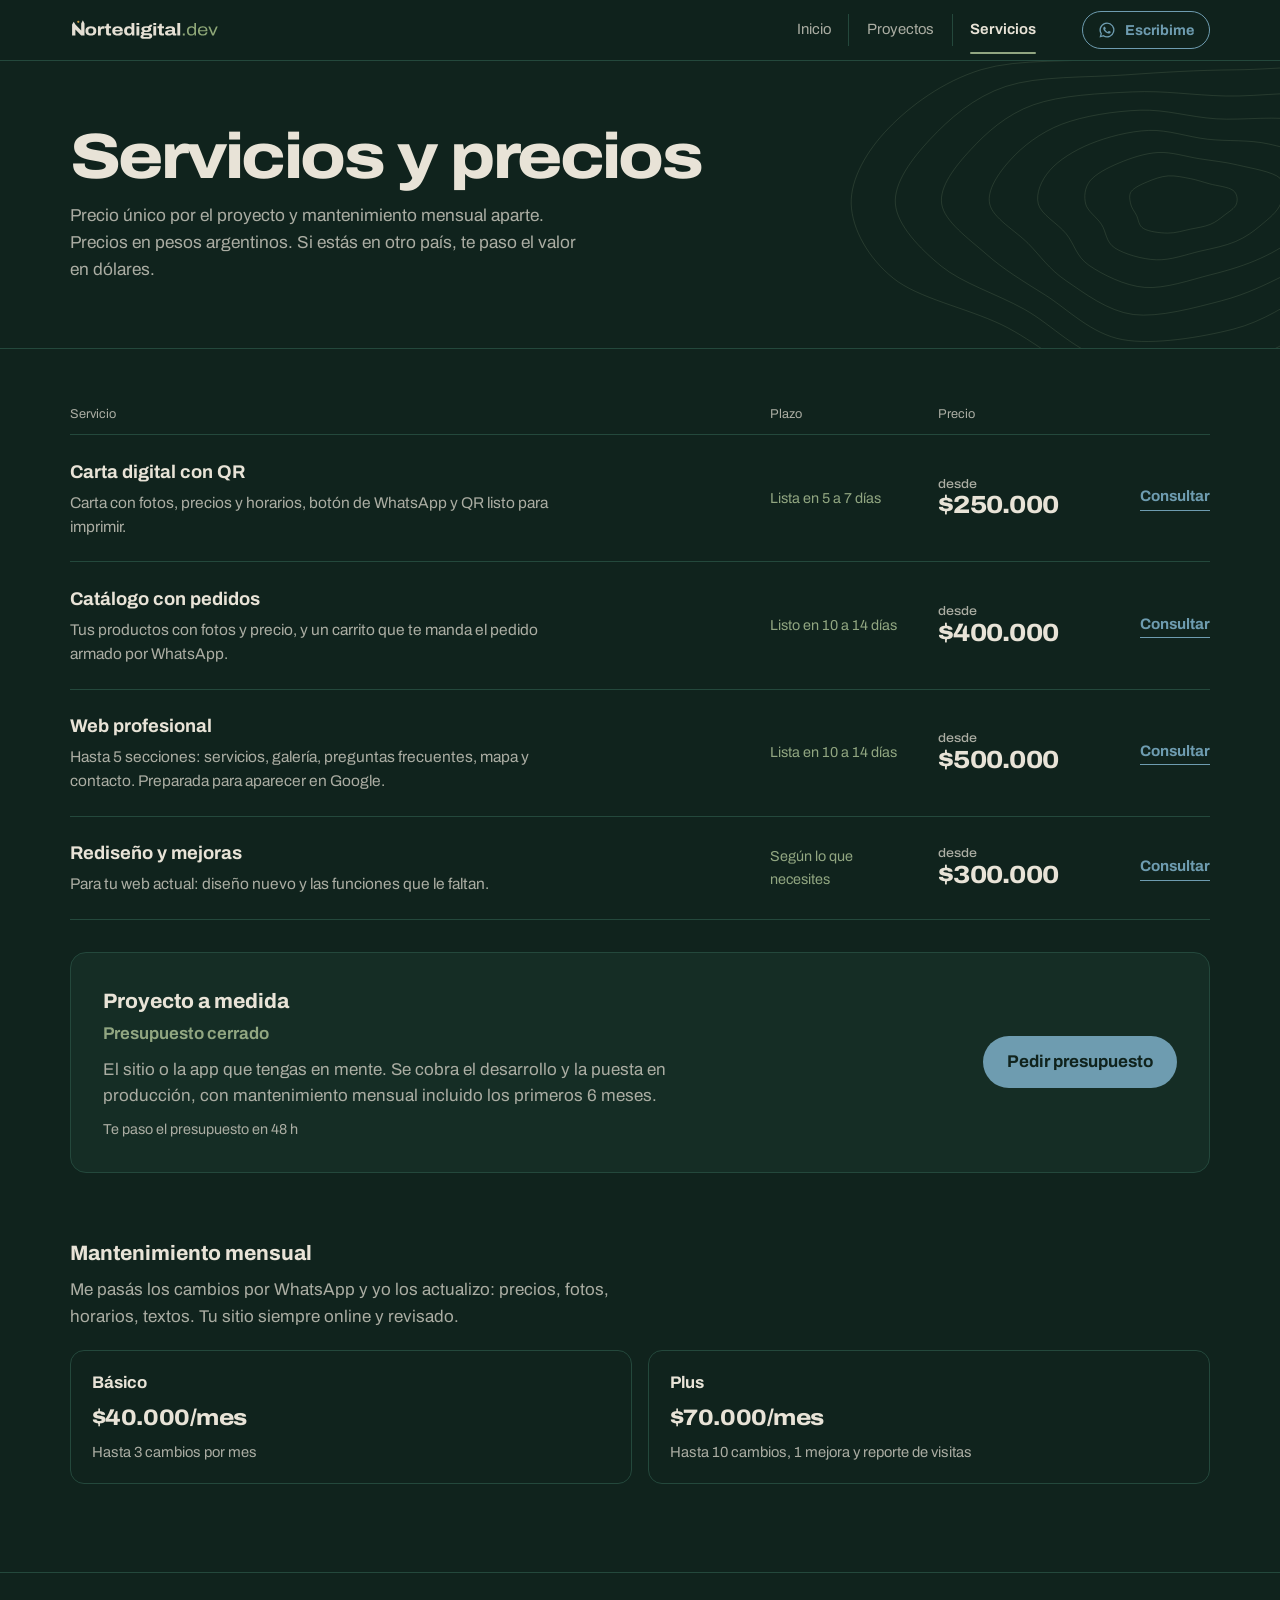
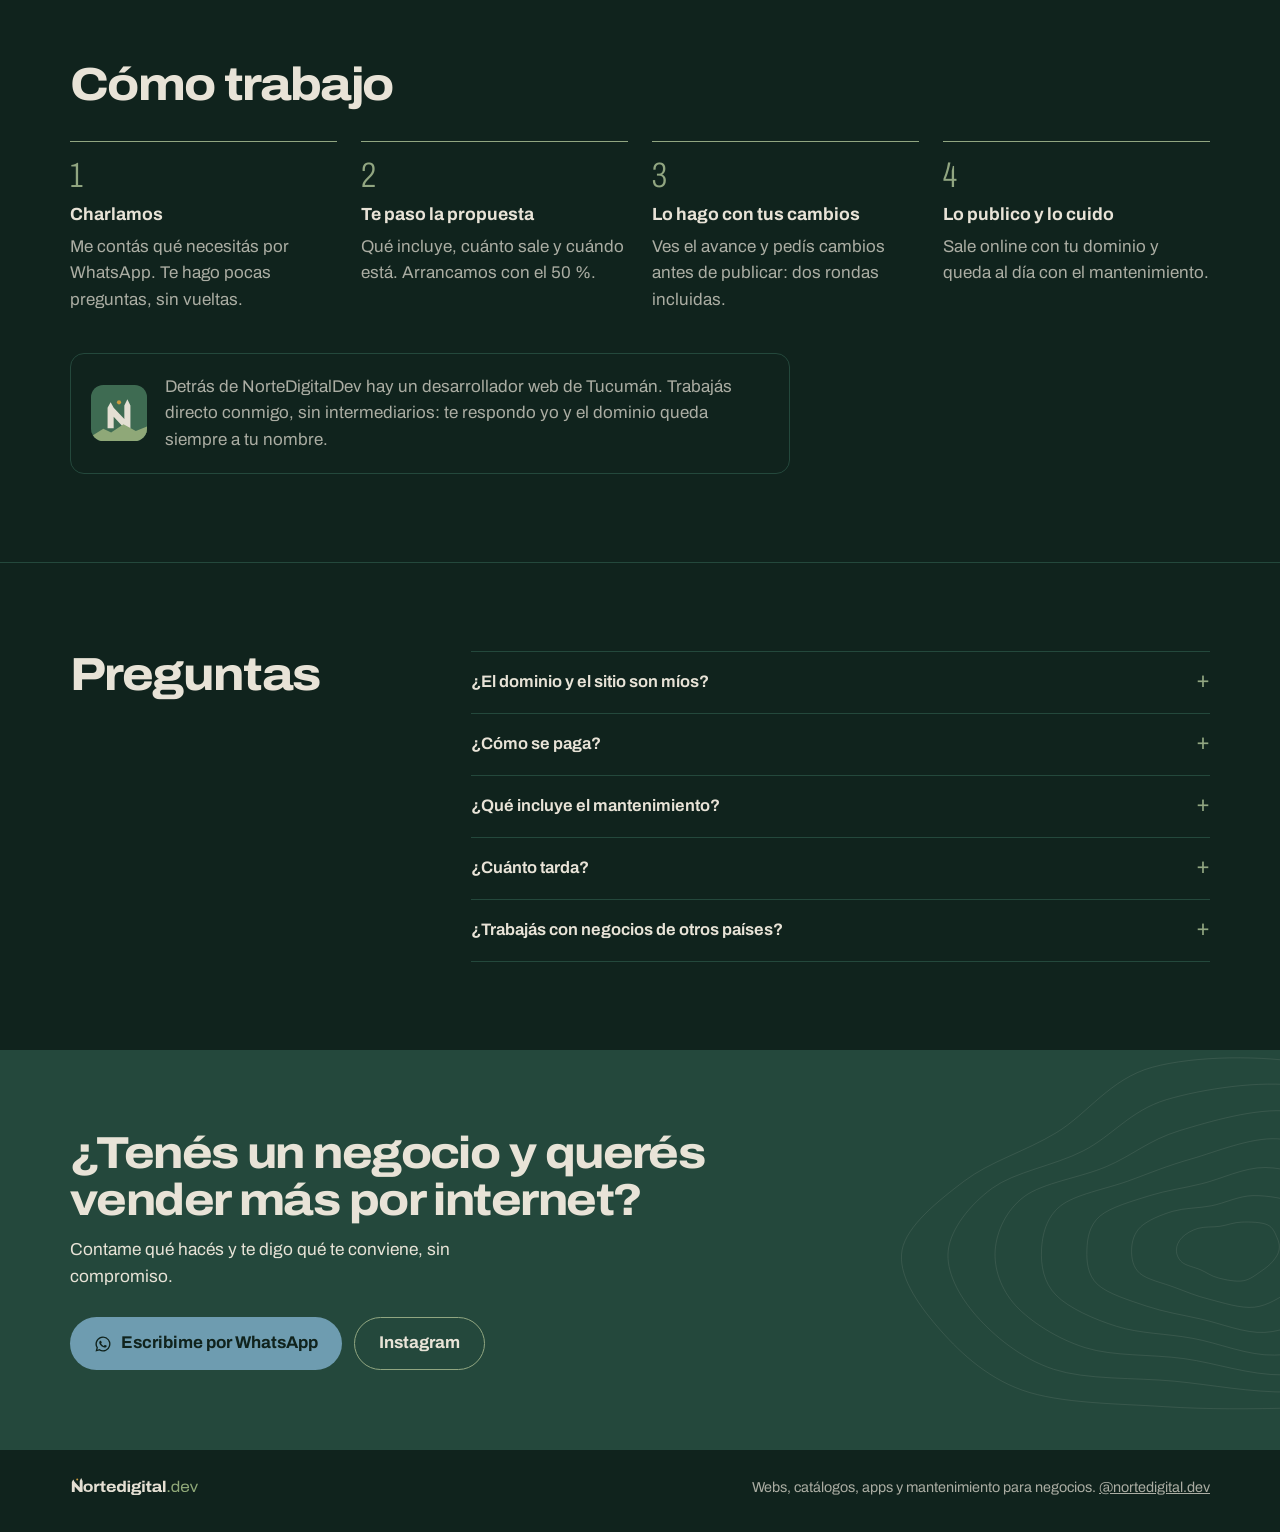
<file: servicios.html>
<!DOCTYPE html>
<html lang="es" translate="no">
<head>
  <meta charset="UTF-8">
  <meta name="viewport" content="width=device-width, initial-scale=1.0">
  <title>Servicios y precios — NorteDigitalDev</title>
  <meta name="description" content="Cartas QR desde $250.000, catálogos con pedidos, webs profesionales, rediseños y proyectos a medida, con mantenimiento mensual desde $40.000.">
  <meta name="theme-color" content="#10231D">
  <meta name="google" content="notranslate">

  <meta property="og:type" content="website">
  <meta property="og:url" content="https://nortedigitaldev.vercel.app/servicios.html">
  <meta property="og:title" content="Servicios y precios — NorteDigitalDev">
  <meta property="og:description" content="Proyectos, servicios con precios y contacto directo por WhatsApp.">
  <meta property="og:image" content="https://nortedigitaldev.vercel.app/img/og.png">
  <meta name="twitter:card" content="summary_large_image">

  <link rel="icon" href="img/favicon.svg" type="image/svg+xml">
  <link rel="apple-touch-icon" href="img/apple-touch-icon.png">

  <link rel="preconnect" href="https://fonts.googleapis.com">
  <link rel="preconnect" href="https://fonts.gstatic.com" crossorigin>
  <link href="https://fonts.googleapis.com/css2?family=Archivo:wdth,wght@62..125,300..800&display=swap" rel="stylesheet">

  <link rel="stylesheet" href="css/styles.css">
</head>
<body class="pagina-servicios">

  <header class="header">
    <div class="container header__inner">
      <a href="./" class="header__logo" aria-label="NorteDigitalDev, inicio">
        <img src="img/logo.svg" alt="nortedigital.dev" width="170" height="26">
      </a>
      <nav class="nav" aria-label="Principal">
        <a href="./">Inicio</a>
        <a href="proyectos.html">Proyectos</a>
        <a href="servicios.html" aria-current="page">Servicios</a>
      </nav>
      <a class="btn btn--chico header__cta" data-wa="Hola NorteDigitalDev! Vengo de tu web y quiero hacer una consulta." href="#" target="_blank" rel="noopener"><svg viewBox="0 0 24 24" aria-hidden="true"><path d="M12 2a10 10 0 0 0-8.6 15.1L2 22l5-1.3A10 10 0 1 0 12 2Zm0 18.2c-1.5 0-3-.4-4.2-1.2l-.3-.2-3 .8.8-2.9-.2-.3A8.2 8.2 0 1 1 12 20.2Zm4.5-6.1c-.2-.1-1.5-.7-1.7-.8-.2-.1-.4-.1-.6.1l-.8 1c-.1.2-.3.2-.5.1a6.7 6.7 0 0 1-3.3-2.9c-.2-.4.2-.4.7-1.3.1-.2 0-.3 0-.4l-.8-1.8c-.2-.5-.4-.4-.6-.4h-.5c-.2 0-.4.1-.6.3-.2.2-.8.8-.8 2s.8 2.3 1 2.5c.1.2 1.7 2.6 4.1 3.6 1.5.7 2.1.7 2.9.6.5-.1 1.5-.6 1.7-1.2.2-.6.2-1.1.2-1.2-.1-.1-.3-.2-.5-.3Z"/></svg><span>Escribime</span></a>
    </div>
  </header>

  <main>

    <section class="cabecera" data-oculta-wa>
      <svg class="topo" viewBox="0 0 560 400" aria-hidden="true"><path d="M476.4 200.0 C475.0 204.2 468.5 208.0 464.1 211.4 C459.8 214.8 455.8 218.1 450.2 220.4 C444.6 222.7 437.7 223.7 430.6 225.1 C423.6 226.6 415.5 229.2 407.7 229.1 C399.8 229.0 388.8 227.6 383.6 224.6 C378.4 221.6 378.6 215.4 376.5 211.3 C374.3 207.2 371.6 204.0 370.7 200.0 C369.9 196.0 368.6 191.1 371.3 187.4 C374.1 183.7 381.1 180.4 387.2 177.9 C393.3 175.3 400.8 172.4 408.1 171.9 C415.3 171.4 423.8 173.4 430.7 174.7 C437.7 176.1 442.8 178.0 449.8 179.9 C456.8 181.8 468.5 182.9 473.0 186.3 C477.4 189.6 477.9 195.8 476.4 200.0 Z"/><path d="M520.5 200.0 C517.4 207.8 508.6 214.8 501.1 221.0 C493.7 227.3 485.8 233.2 475.6 237.5 C465.4 241.9 453.2 244.2 440.0 247.2 C426.8 250.3 410.5 256.4 396.3 255.8 C382.1 255.3 364.0 249.9 354.9 244.0 C345.7 238.1 346.3 227.7 341.5 220.4 C336.6 213.0 327.6 207.3 325.7 200.0 C323.9 192.7 324.6 183.6 330.2 176.7 C335.8 169.9 347.8 163.6 359.2 158.9 C370.5 154.2 384.9 149.2 398.2 148.5 C411.5 147.8 425.9 152.6 439.2 154.7 C452.4 156.8 464.3 157.8 477.7 161.0 C491.2 164.3 512.7 167.6 519.9 174.1 C527.0 180.6 523.6 192.2 520.5 200.0 Z"/><path d="M561.3 200.0 C556.7 211.4 548.6 221.6 538.4 230.7 C528.3 239.8 515.2 247.6 500.5 254.3 C485.8 261.0 469.4 266.1 450.1 270.9 C430.8 275.8 404.8 285.0 384.7 283.4 C364.5 281.8 342.2 270.3 329.1 261.4 C316.0 252.4 314.5 239.8 306.0 229.6 C297.6 219.3 281.0 210.5 278.3 200.0 C275.6 189.5 281.1 176.3 289.9 166.3 C298.6 156.2 314.2 146.3 330.7 139.7 C347.1 133.0 369.3 127.2 388.8 126.4 C408.3 125.7 427.5 132.9 447.5 135.2 C467.5 137.5 489.1 135.5 508.8 140.0 C528.6 144.5 557.3 152.1 566.0 162.1 C574.8 172.1 565.9 188.6 561.3 200.0 Z"/><path d="M600.2 200.0 C594.7 214.9 588.4 228.6 575.9 240.4 C563.4 252.3 544.2 261.6 525.1 271.0 C506.0 280.4 486.4 290.3 461.1 296.9 C435.7 303.4 399.0 313.8 373.2 310.5 C347.4 307.1 323.8 288.7 306.2 276.8 C288.7 265.0 280.8 252.2 268.1 239.4 C255.3 226.6 232.7 213.9 229.7 200.0 C226.7 186.1 238.3 169.3 250.3 156.0 C262.3 142.7 280.1 128.5 301.8 120.2 C323.4 111.9 354.5 107.1 380.2 106.2 C406.0 105.3 429.0 113.0 456.1 114.8 C483.2 116.6 517.4 111.0 542.9 117.0 C568.5 123.0 599.6 137.1 609.2 150.9 C618.7 164.8 605.8 185.1 600.2 200.0 Z"/><path d="M638.9 200.0 C633.0 218.2 627.8 235.4 613.1 250.1 C598.3 264.7 573.5 275.4 550.2 287.9 C526.9 300.4 504.3 317.2 473.1 325.2 C441.8 333.1 393.8 341.3 362.5 335.6 C331.2 329.9 307.9 305.3 285.2 291.0 C262.5 276.8 243.6 265.4 226.4 250.2 C209.1 235.0 184.3 217.4 181.7 200.0 C179.0 182.6 195.4 162.2 210.7 145.7 C225.9 129.2 246.2 110.5 273.2 100.9 C300.1 91.2 340.4 89.3 372.5 87.9 C404.6 86.4 431.4 91.2 465.8 92.0 C500.2 92.9 548.5 84.6 578.9 92.7 C609.3 100.8 638.1 123.0 648.1 140.8 C658.1 158.7 644.7 181.8 638.9 200.0 Z"/><path d="M678.5 200.0 C672.9 221.3 666.0 241.8 649.1 259.4 C632.2 277.1 604.1 290.0 576.9 305.9 C549.7 321.9 523.1 346.7 485.8 355.3 C448.5 363.9 390.2 365.9 353.2 357.5 C316.3 349.2 292.9 321.1 264.2 305.2 C235.5 289.3 202.6 279.5 181.1 262.0 C159.6 244.4 137.2 221.1 135.4 200.0 C133.6 178.9 151.8 154.8 170.2 135.2 C188.6 115.6 213.4 93.1 245.9 82.4 C278.4 71.7 326.8 73.7 365.3 70.9 C403.8 68.2 435.3 66.2 476.9 65.8 C518.5 65.4 580.5 57.4 614.8 68.4 C649.1 79.4 672.1 109.9 682.7 131.9 C693.3 153.8 684.1 178.7 678.5 200.0 Z"/><path d="M719.4 200.0 C714.4 224.1 702.6 247.4 683.8 268.4 C665.0 289.4 637.4 306.4 606.6 326.0 C575.7 345.5 542.3 377.5 498.7 385.8 C455.2 394.1 388.4 386.7 345.5 375.8 C302.6 365.0 276.7 337.5 241.4 320.6 C206.0 303.7 158.4 294.4 133.4 274.3 C108.3 254.2 92.0 225.0 91.2 200.0 C90.4 175.0 106.7 146.8 128.4 124.4 C150.0 102.0 182.8 77.4 221.1 65.7 C259.4 54.0 313.3 58.9 358.1 53.9 C402.8 48.9 441.2 37.2 489.6 35.8 C538.1 34.4 611.3 30.9 648.7 45.6 C686.1 60.2 702.4 98.0 714.2 123.7 C726.0 149.5 724.5 175.9 719.4 200.0 Z"/></svg>
      <div class="container">
        <h1 class="cabecera__titulo">Servicios y precios</h1>
        <p class="cabecera__bajada">Precio único por el proyecto y mantenimiento mensual aparte. Precios en pesos argentinos. Si estás en otro país, te paso el valor en dólares.</p>
      </div>
    </section>

    <section class="seccion seccion--sin-arriba servicios">
      <div class="container">
        <p class="nota-dolar" id="nota-dolar" hidden></p>
        <div class="encabezado-precios" aria-hidden="true"><span>Servicio</span><span>Plazo</span><span>Precio</span><span></span></div>
        <ul class="precios">
          <li class="precio">
            <div>
              <h3>Carta digital con QR</h3>
              <p class="precio__alcance">Carta con fotos, precios y horarios, botón de WhatsApp y QR listo para imprimir.</p>
            </div>
            <p class="precio__plazo">Lista en 5 a 7 días</p>
            <p class="precio__valor" data-ars="250000"><span>desde</span> <b class="precio__principal">$250.000</b><small class="precio__secundario" hidden></small></p>
            <a class="precio__cta" data-wa="Hola! Quiero consultar por una carta digital con QR." href="#" target="_blank" rel="noopener">Consultar</a>
          </li>
          <li class="precio">
            <div>
              <h3>Catálogo con pedidos</h3>
              <p class="precio__alcance">Tus productos con fotos y precio, y un carrito que te manda el pedido armado por WhatsApp.</p>
            </div>
            <p class="precio__plazo">Listo en 10 a 14 días</p>
            <p class="precio__valor" data-ars="400000"><span>desde</span> <b class="precio__principal">$400.000</b><small class="precio__secundario" hidden></small></p>
            <a class="precio__cta" data-wa="Hola! Quiero consultar por un catálogo con pedidos." href="#" target="_blank" rel="noopener">Consultar</a>
          </li>
          <li class="precio">
            <div>
              <h3>Web profesional</h3>
              <p class="precio__alcance">Hasta 5 secciones: servicios, galería, preguntas frecuentes, mapa y contacto. Preparada para aparecer en Google.</p>
            </div>
            <p class="precio__plazo">Lista en 10 a 14 días</p>
            <p class="precio__valor" data-ars="500000"><span>desde</span> <b class="precio__principal">$500.000</b><small class="precio__secundario" hidden></small></p>
            <a class="precio__cta" data-wa="Hola! Quiero consultar por una web profesional." href="#" target="_blank" rel="noopener">Consultar</a>
          </li>
          <li class="precio">
            <div>
              <h3>Rediseño y mejoras</h3>
              <p class="precio__alcance">Para tu web actual: diseño nuevo y las funciones que le faltan.</p>
            </div>
            <p class="precio__plazo">Según lo que necesites</p>
            <p class="precio__valor" data-ars="300000"><span>desde</span> <b class="precio__principal">$300.000</b><small class="precio__secundario" hidden></small></p>
            <a class="precio__cta" data-wa="Hola! Tengo una web y quiero consultar por un rediseño o mejoras." href="#" target="_blank" rel="noopener">Consultar</a>
          </li>
        </ul>

        <div class="medida">
          <div>
            <h3>Proyecto a medida</h3>
            <p class="medida__precio">Presupuesto cerrado</p>
            <p>El sitio o la app que tengas en mente. Se cobra el desarrollo y la puesta en producción, con mantenimiento mensual incluido los primeros 6 meses.</p>
            <p class="medida__plazo">Te paso el presupuesto en 48 h</p>
          </div>
          <a class="btn btn--principal" data-wa="Hola! Tengo una idea para un proyecto a medida y quiero un presupuesto." href="#" target="_blank" rel="noopener">Pedir presupuesto</a>
        </div>

        <div class="mantenimiento">
          <h3>Mantenimiento mensual</h3>
          <p>Me pasás los cambios por WhatsApp y yo los actualizo: precios, fotos, horarios, textos. Tu sitio siempre online y revisado.</p>
          <ul class="planes">
            <li><strong>Básico</strong> <span class="plan__precio" data-ars="40000" data-sufijo="/mes"><b class="precio__principal">$40.000/mes</b><small class="precio__secundario" hidden></small></span> <em>Hasta 3 cambios por mes</em></li>
            <li><strong>Plus</strong> <span class="plan__precio" data-ars="70000" data-sufijo="/mes"><b class="precio__principal">$70.000/mes</b><small class="precio__secundario" hidden></small></span> <em>Hasta 10 cambios, 1 mejora y reporte de visitas</em></li>
          </ul>
        </div>
      </div>
    </section>

    <!-- CÓMO TRABAJO -->
    <section class="seccion proceso" id="proceso">
      <div class="container">
        <h2 class="seccion__titulo">Cómo trabajo</h2>
        <ol class="pasos">
          <li>
            <h3>Charlamos</h3>
            <p>Me contás qué necesitás por WhatsApp. Te hago pocas preguntas, sin vueltas.</p>
          </li>
          <li>
            <h3>Te paso la propuesta</h3>
            <p>Qué incluye, cuánto sale y cuándo está. Arrancamos con el 50 %.</p>
          </li>
          <li>
            <h3>Lo hago con tus cambios</h3>
            <p>Ves el avance y pedís cambios antes de publicar: dos rondas incluidas.</p>
          </li>
          <li>
            <h3>Lo publico y lo cuido</h3>
            <p>Sale online con tu dominio y queda al día con el mantenimiento.</p>
          </li>
        </ol>

        <div class="detras">
          <img src="img/sello.svg" alt="" width="72" height="72">
          <p>Detrás de NorteDigitalDev hay un desarrollador web de Tucumán. Trabajás directo conmigo, sin intermediarios: te respondo yo y el dominio queda siempre a tu nombre.</p>
        </div>
      </div>
    </section>

    <!-- PREGUNTAS -->
    <section class="seccion preguntas" id="preguntas">
      <div class="container preguntas__grid">
        <h2 class="seccion__titulo">Preguntas</h2>
        <div class="faq">
          <details>
            <summary>¿El dominio y el sitio son míos?</summary>
            <p>Sí. El dominio se registra a tu nombre y lo pagás vos. Si en algún momento dejás el mantenimiento, te entrego los archivos de tu sitio.</p>
          </details>
          <details>
            <summary>¿Cómo se paga?</summary>
            <p>50 % para empezar y 50 % antes de publicar. El mantenimiento se paga por mes adelantado. En Argentina, en pesos; desde otros países, en dólares por transferencia internacional.</p>
          </details>
          <details>
            <summary>¿Qué incluye el mantenimiento?</summary>
            <p>Que el sitio esté siempre online y revisado, y los cambios de contenido del mes: precios, fotos, horarios o textos. El plan Básico incluye hasta 3 cambios y el Plus hasta 10, más una mejora chica y un reporte de visitas.</p>
          </details>
          <details>
            <summary>¿Cuánto tarda?</summary>
            <p>Una carta QR, entre 5 y 7 días. Un catálogo o una web, entre 10 y 14 días. El plazo corre desde que me pasás fotos, precios y textos.</p>
          </details>
          <details>
            <summary>¿Trabajás con negocios de otros países?</summary>
            <p>Sí. Todo se coordina por WhatsApp y los sitios funcionan igual en cualquier lugar.</p>
          </details>
        </div>
      </div>
    </section>

    <!-- CONTACTO -->
    <section class="contacto" id="contacto" data-oculta-wa>
      <svg class="topo" viewBox="0 0 560 400" aria-hidden="true"><path d="M519.1 200.0 C518.4 203.9 515.9 207.6 513.0 211.1 C510.0 214.7 506.2 217.8 501.3 221.1 C496.3 224.4 490.2 229.7 483.1 230.8 C475.9 232.0 465.2 229.8 458.2 227.9 C451.1 226.1 446.6 222.4 440.6 219.8 C434.6 217.2 426.2 215.7 422.2 212.4 C418.1 209.1 416.4 204.1 416.4 200.0 C416.4 195.9 418.4 191.2 422.0 187.5 C425.6 183.9 431.6 180.2 438.0 178.4 C444.3 176.5 452.6 177.3 459.9 176.3 C467.2 175.2 473.9 172.3 481.8 172.1 C489.7 171.8 501.5 172.1 507.4 174.8 C513.3 177.4 515.2 183.6 517.1 187.8 C519.1 192.0 519.8 196.1 519.1 200.0 Z"/><path d="M560.8 200.0 C559.8 207.1 554.0 213.7 548.9 220.5 C543.8 227.2 539.3 234.5 530.2 240.6 C521.1 246.8 507.8 255.8 494.3 257.2 C480.8 258.7 462.4 252.6 449.1 249.2 C435.9 245.9 426.2 241.7 414.7 237.4 C403.1 233.0 387.1 229.6 379.9 223.4 C372.7 217.1 371.4 207.8 371.6 200.0 C371.7 192.2 373.9 183.3 380.7 176.8 C387.6 170.4 400.9 164.8 412.7 161.3 C424.5 157.8 437.9 158.4 451.3 155.8 C464.7 153.2 478.6 145.9 493.0 145.6 C507.5 145.4 527.7 148.7 538.0 154.1 C548.3 159.5 551.1 170.3 554.9 178.0 C558.7 185.6 561.8 192.9 560.8 200.0 Z"/><path d="M602.1 200.0 C601.0 210.2 591.9 219.6 585.2 229.9 C578.4 240.2 574.9 253.1 561.6 261.8 C548.2 270.6 525.1 281.2 504.9 282.4 C484.8 283.6 460.5 273.3 440.8 269.0 C421.1 264.6 404.0 262.0 386.8 256.2 C369.6 250.4 347.5 243.7 337.5 234.4 C327.5 225.0 326.5 211.4 326.9 200.0 C327.2 188.6 329.3 175.3 339.8 166.2 C350.2 157.2 372.5 151.1 389.5 145.7 C406.6 140.3 422.7 138.4 441.9 133.7 C461.2 129.0 484.2 117.3 505.0 117.5 C525.7 117.6 552.0 126.4 566.4 134.9 C580.9 143.4 585.8 157.6 591.8 168.4 C597.7 179.3 603.1 189.8 602.1 200.0 Z"/><path d="M642.2 200.0 C641.3 213.5 631.2 225.7 623.3 239.8 C615.4 253.8 613.1 273.5 595.0 284.4 C576.9 295.3 541.6 304.5 514.6 305.1 C487.5 305.8 458.9 293.0 432.6 288.3 C406.3 283.5 379.6 283.6 356.8 276.4 C334.0 269.3 308.5 257.9 296.0 245.1 C283.4 232.4 280.8 214.9 281.5 200.0 C282.3 185.1 286.0 167.5 300.4 156.0 C314.8 144.5 346.1 138.9 367.9 131.1 C389.7 123.2 406.5 115.9 431.4 108.9 C456.2 101.8 490.3 87.4 517.1 88.8 C544.0 90.2 573.8 105.6 592.5 117.3 C611.1 129.0 620.5 145.0 628.8 158.8 C637.1 172.6 643.1 186.5 642.2 200.0 Z"/><path d="M681.0 200.0 C680.8 216.9 673.6 232.6 664.9 250.5 C656.2 268.4 652.7 295.0 629.1 307.4 C605.4 319.8 557.1 324.7 522.9 324.9 C488.8 325.1 456.9 313.2 424.0 308.6 C391.0 304.1 353.4 306.5 325.3 297.7 C297.3 288.9 270.7 271.8 255.7 255.6 C240.7 239.3 233.8 218.2 235.2 200.0 C236.6 181.8 245.7 160.5 264.2 146.6 C282.8 132.7 320.6 127.6 346.4 116.6 C372.3 105.6 389.0 89.9 419.4 80.7 C449.8 71.5 496.0 57.8 528.8 61.2 C561.7 64.6 593.6 86.4 616.6 101.0 C639.5 115.7 655.6 132.6 666.4 149.1 C677.1 165.6 681.3 183.1 681.0 200.0 Z"/><path d="M719.1 200.0 C720.3 220.5 720.7 240.9 711.2 262.5 C701.6 284.1 692.1 316.3 661.9 329.6 C631.8 342.9 571.5 341.8 530.2 342.1 C489.0 342.4 453.8 335.0 414.4 331.2 C374.9 327.4 326.5 330.1 293.4 319.2 C260.4 308.3 233.9 285.6 216.3 265.8 C198.8 245.9 185.6 221.2 188.3 200.0 C190.9 178.8 209.7 154.8 232.1 138.3 C254.6 121.8 294.2 115.7 323.2 100.9 C352.2 86.1 370.3 60.5 406.3 49.7 C442.4 38.9 500.6 30.1 539.5 36.0 C578.4 41.9 612.3 68.2 639.8 85.4 C667.2 102.6 690.9 120.2 704.2 139.3 C717.4 158.4 717.9 179.5 719.1 200.0 Z"/><path d="M758.0 200.0 C761.5 224.3 773.2 250.8 762.2 275.8 C751.1 300.7 729.2 336.0 691.6 349.6 C654.1 363.3 584.9 356.7 536.9 357.9 C488.9 359.1 449.4 359.5 403.6 356.6 C357.9 353.6 300.2 353.6 262.4 340.2 C224.6 326.8 196.9 299.4 176.8 276.0 C156.8 252.7 137.5 224.2 142.1 200.0 C146.6 175.8 178.5 150.6 204.2 131.1 C229.9 111.5 264.9 101.7 296.3 82.7 C327.7 63.7 350.4 28.6 392.5 17.2 C434.6 5.7 503.8 5.0 548.9 13.8 C594.1 22.5 631.2 50.2 663.2 69.5 C695.3 88.8 725.4 107.9 741.2 129.7 C757.0 151.4 754.5 175.7 758.0 200.0 Z"/></svg>
      <div class="container contacto__inner">
        <h2 class="contacto__titulo">¿Tenés un negocio y querés vender más por internet?</h2>
        <p>Contame qué hacés y te digo qué te conviene, sin compromiso.</p>
        <div class="contacto__botones">
          <a class="btn btn--principal" data-wa="Hola NorteDigitalDev! Vengo de tu web y quiero hacer una consulta." href="#" target="_blank" rel="noopener"><svg viewBox="0 0 24 24" aria-hidden="true"><path d="M12 2a10 10 0 0 0-8.6 15.1L2 22l5-1.3A10 10 0 1 0 12 2Zm0 18.2c-1.5 0-3-.4-4.2-1.2l-.3-.2-3 .8.8-2.9-.2-.3A8.2 8.2 0 1 1 12 20.2Zm4.5-6.1c-.2-.1-1.5-.7-1.7-.8-.2-.1-.4-.1-.6.1l-.8 1c-.1.2-.3.2-.5.1a6.7 6.7 0 0 1-3.3-2.9c-.2-.4.2-.4.7-1.3.1-.2 0-.3 0-.4l-.8-1.8c-.2-.5-.4-.4-.6-.4h-.5c-.2 0-.4.1-.6.3-.2.2-.8.8-.8 2s.8 2.3 1 2.5c.1.2 1.7 2.6 4.1 3.6 1.5.7 2.1.7 2.9.6.5-.1 1.5-.6 1.7-1.2.2-.6.2-1.1.2-1.2-.1-.1-.3-.2-.5-.3Z"/></svg>Escribime por WhatsApp</a>
          <a class="btn btn--borde" href="https://instagram.com/nortedigital.dev" target="_blank" rel="noopener">Instagram</a>
        </div>
      </div>
    </section>

  </main>

  <footer class="footer">
    <div class="container footer__inner">
      <img src="img/logo.svg" alt="nortedigital.dev" width="140" height="21">
      <p>Webs, catálogos, apps y mantenimiento para negocios. <a href="https://instagram.com/nortedigital.dev" target="_blank" rel="noopener">@nortedigital.dev</a></p>
    </div>
  </footer>

  <a class="wa-flotante" id="wa-flotante" data-wa="Hola NorteDigitalDev! Vengo de tu web y quiero hacer una consulta." href="#" target="_blank" rel="noopener" aria-label="Escribime por WhatsApp">
    <svg viewBox="0 0 24 24" aria-hidden="true"><path d="M12 2a10 10 0 0 0-8.6 15.1L2 22l5-1.3A10 10 0 1 0 12 2Zm0 18.2c-1.5 0-3-.4-4.2-1.2l-.3-.2-3 .8.8-2.9-.2-.3A8.2 8.2 0 1 1 12 20.2Zm4.5-6.1c-.2-.1-1.5-.7-1.7-.8-.2-.1-.4-.1-.6.1l-.8 1c-.1.2-.3.2-.5.1a6.7 6.7 0 0 1-3.3-2.9c-.2-.4.2-.4.7-1.3.1-.2 0-.3 0-.4l-.8-1.8c-.2-.5-.4-.4-.6-.4h-.5c-.2 0-.4.1-.6.3-.2.2-.8.8-.8 2s.8 2.3 1 2.5c.1.2 1.7 2.6 4.1 3.6 1.5.7 2.1.7 2.9.6.5-.1 1.5-.6 1.7-1.2.2-.6.2-1.1.2-1.2-.1-.1-.3-.2-.5-.3Z"/></svg>
  </a>

  <script src="js/app.js"></script>
</body>
</html>
</file>
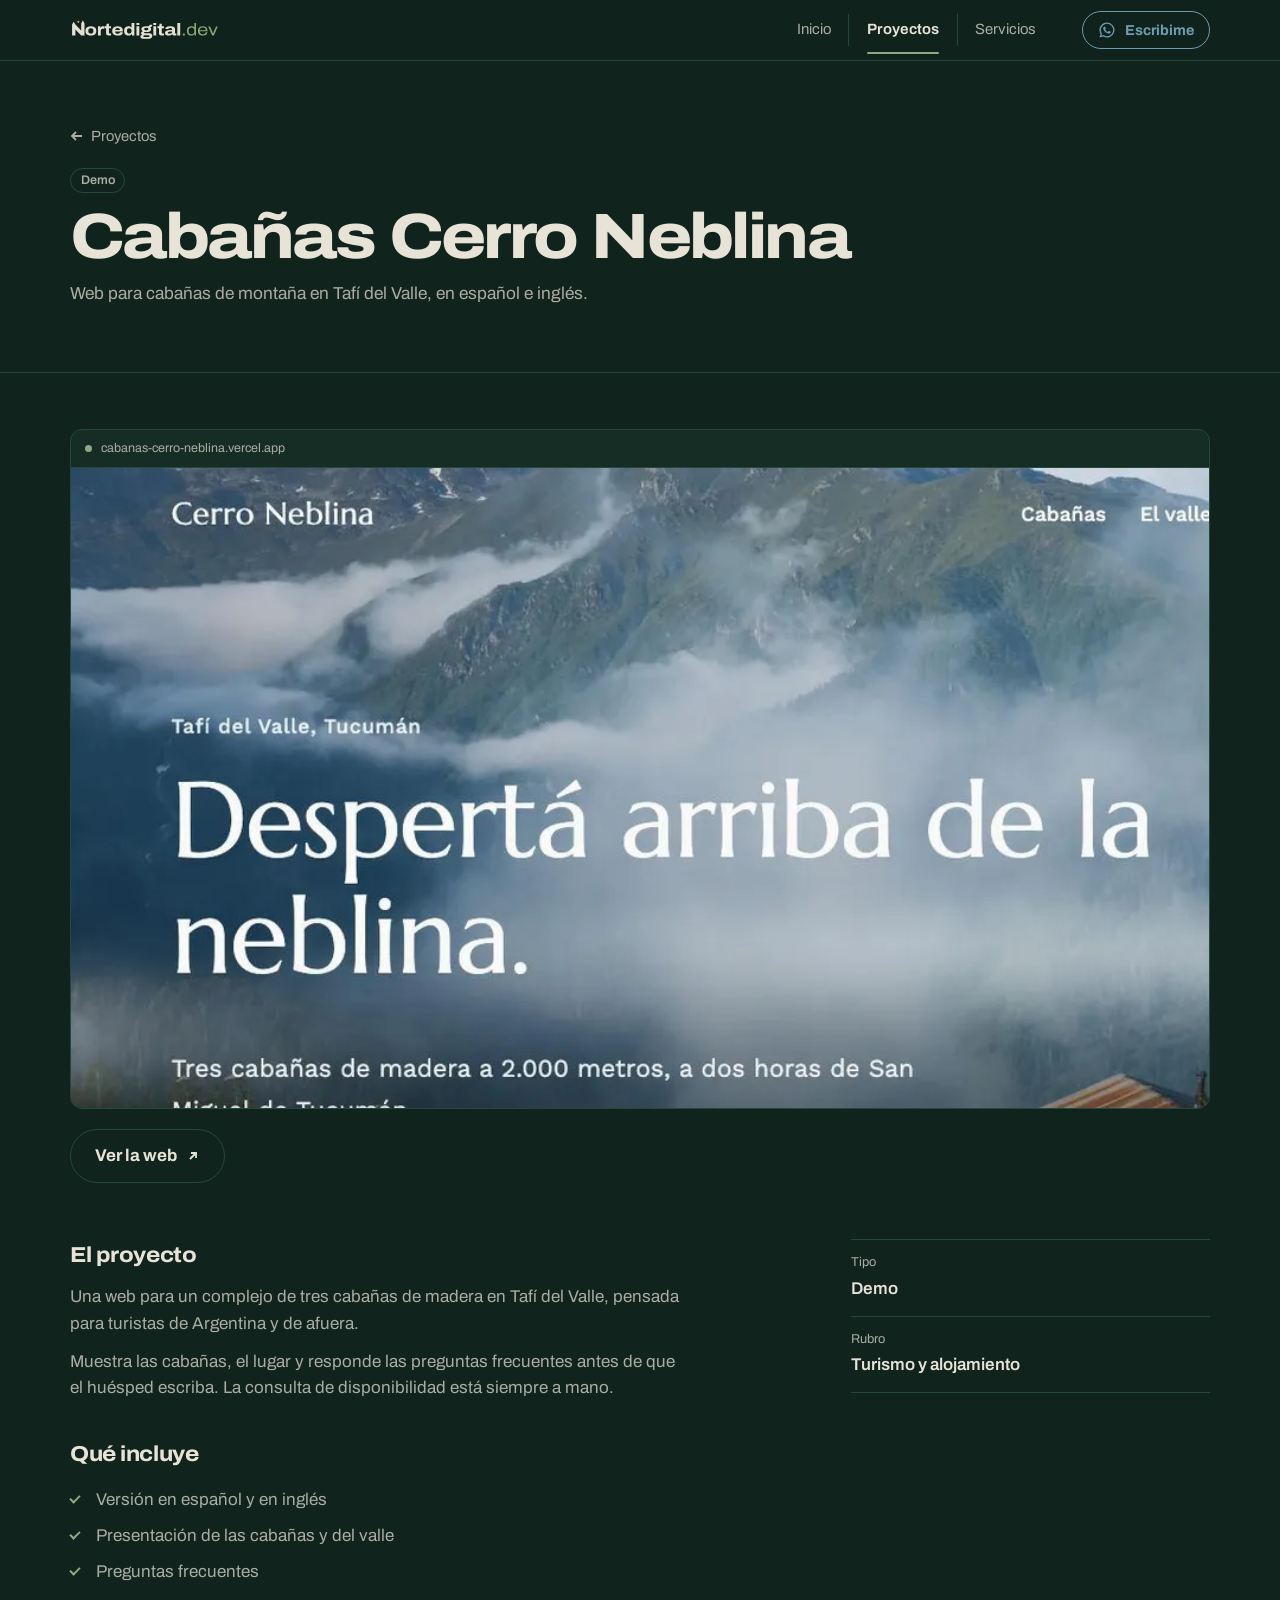
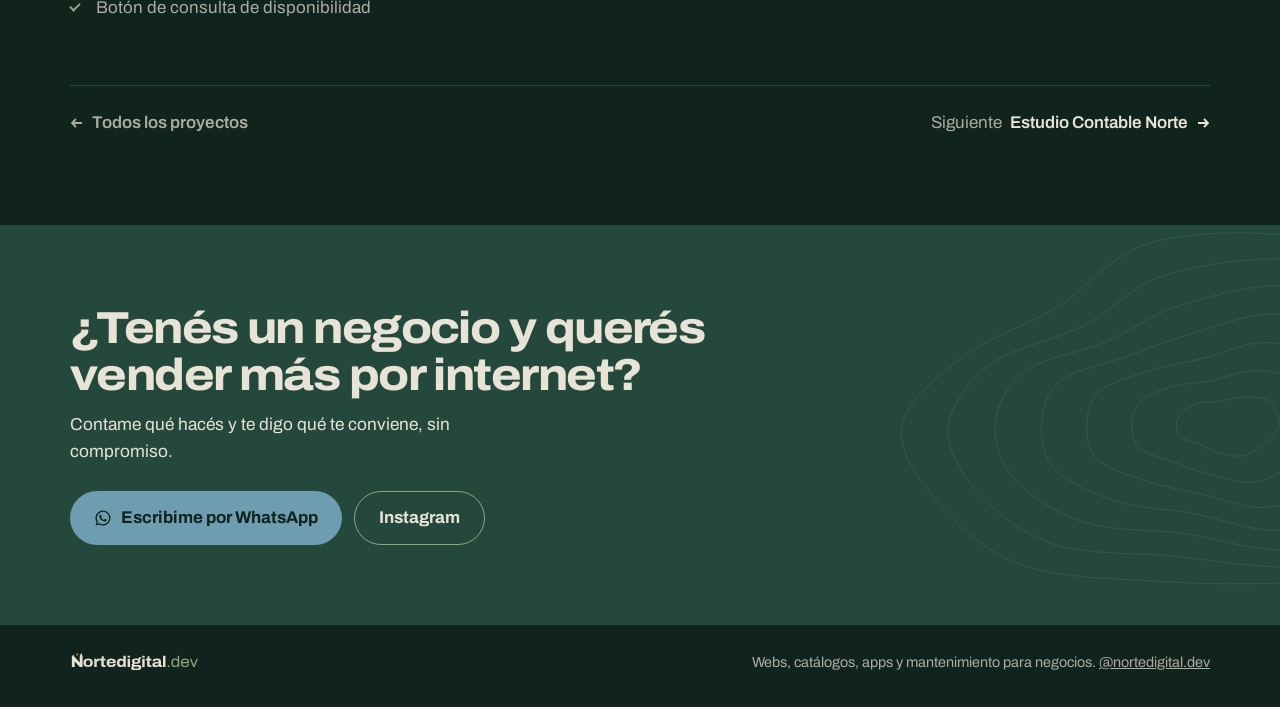
<file: proyectos/cabanas-cerro-neblina.html>
<!DOCTYPE html>
<html lang="es" translate="no">
<head>
  <meta charset="UTF-8">
  <meta name="viewport" content="width=device-width, initial-scale=1.0">
  <title>Cabañas Cerro Neblina — Proyectos — NorteDigitalDev</title>
  <meta name="description" content="Web para cabañas de montaña en Tafí del Valle, en español e inglés.">
  <meta name="theme-color" content="#10231D">
  <meta name="google" content="notranslate">

  <meta property="og:type" content="website">
  <meta property="og:url" content="https://nortedigitaldev.vercel.app/proyectos/cabanas-cerro-neblina.html">
  <meta property="og:title" content="Cabañas Cerro Neblina — Proyectos — NorteDigitalDev">
  <meta property="og:description" content="Proyectos, servicios con precios y contacto directo por WhatsApp.">
  <meta property="og:image" content="https://nortedigitaldev.vercel.app/img/og.png">
  <meta name="twitter:card" content="summary_large_image">

  <link rel="icon" href="../img/favicon.svg" type="image/svg+xml">
  <link rel="apple-touch-icon" href="../img/apple-touch-icon.png">

  <link rel="preconnect" href="https://fonts.googleapis.com">
  <link rel="preconnect" href="https://fonts.gstatic.com" crossorigin>
  <link href="https://fonts.googleapis.com/css2?family=Archivo:wdth,wght@62..125,300..800&display=swap" rel="stylesheet">

  <link rel="stylesheet" href="../css/styles.css">
</head>
<body class="pagina-proyectos">

  <header class="header">
    <div class="container header__inner">
      <a href="../" class="header__logo" aria-label="NorteDigitalDev, inicio">
        <img src="../img/logo.svg" alt="nortedigital.dev" width="170" height="26">
      </a>
      <nav class="nav" aria-label="Principal">
        <a href="../">Inicio</a>
        <a href="../proyectos.html" aria-current="page">Proyectos</a>
        <a href="../servicios.html">Servicios</a>
      </nav>
      <a class="btn btn--chico header__cta" data-wa="Hola NorteDigitalDev! Vengo de tu web y quiero hacer una consulta." href="#" target="_blank" rel="noopener"><svg viewBox="0 0 24 24" aria-hidden="true"><path d="M12 2a10 10 0 0 0-8.6 15.1L2 22l5-1.3A10 10 0 1 0 12 2Zm0 18.2c-1.5 0-3-.4-4.2-1.2l-.3-.2-3 .8.8-2.9-.2-.3A8.2 8.2 0 1 1 12 20.2Zm4.5-6.1c-.2-.1-1.5-.7-1.7-.8-.2-.1-.4-.1-.6.1l-.8 1c-.1.2-.3.2-.5.1a6.7 6.7 0 0 1-3.3-2.9c-.2-.4.2-.4.7-1.3.1-.2 0-.3 0-.4l-.8-1.8c-.2-.5-.4-.4-.6-.4h-.5c-.2 0-.4.1-.6.3-.2.2-.8.8-.8 2s.8 2.3 1 2.5c.1.2 1.7 2.6 4.1 3.6 1.5.7 2.1.7 2.9.6.5-.1 1.5-.6 1.7-1.2.2-.6.2-1.1.2-1.2-.1-.1-.3-.2-.5-.3Z"/></svg><span>Escribime</span></a>
    </div>
  </header>
  <main>

    <section class="cabecera cabecera--caso" data-oculta-wa>
      <div class="container">
        <a class="volver" href="../proyectos.html"><svg viewBox="0 0 14 14" aria-hidden="true"><path d="M12 7H2M6 3L2 7l4 4"/></svg> Proyectos</a>
        <span class="etiqueta">Demo</span>
        <h1 class="cabecera__titulo">Cabañas Cerro Neblina</h1>
        <p class="cabecera__bajada">Web para cabañas de montaña en Tafí del Valle, en español e inglés.</p>
      </div>
    </section>

    <section class="seccion seccion--sin-arriba">
      <div class="container">
        <a class="marco marco--grande" href="https://cabanas-cerro-neblina.vercel.app" target="_blank" rel="noopener" tabindex="-1" aria-hidden="true">
          <span class="marco__barra">cabanas-cerro-neblina.vercel.app</span>
          <img src="../img/proyectos/cabanas.webp" alt="" width="960" height="720">
        </a>
        <div class="caso-detalle__links">
          <a class="btn btn--borde" href="https://cabanas-cerro-neblina.vercel.app" target="_blank" rel="noopener">Ver la web <svg class="btn__flecha" viewBox="0 0 14 14" aria-hidden="true"><path d="M4 10L10 4M5 4h5v5"/></svg></a>
        </div>

        <div class="caso-detalle">
          <div class="caso-detalle__texto">
            <h2>El proyecto</h2>
          <p>Una web para un complejo de tres cabañas de madera en Tafí del Valle, pensada para turistas de Argentina y de afuera.</p>
          <p>Muestra las cabañas, el lugar y responde las preguntas frecuentes antes de que el huésped escriba. La consulta de disponibilidad está siempre a mano.</p>
            <h2>Qué incluye</h2>
            <ul class="lista-check">
            <li>Versión en español y en inglés</li>
            <li>Presentación de las cabañas y del valle</li>
            <li>Preguntas frecuentes</li>
            <li>Botón de consulta de disponibilidad</li>
            </ul>
          </div>
          <dl class="ficha">
          <div><dt>Tipo</dt><dd>Demo</dd></div>
          <div><dt>Rubro</dt><dd>Turismo y alojamiento</dd></div>
          </dl>
        </div>

        <!-- GALERÍA: para sumar fotos, agregá acá
        <div class="galeria">
          <img src="../img/proyectos/cabanas-cerro-neblina-1.webp" alt="Descripción de la foto" width="960" height="720" loading="lazy">
        </div>
        -->

        <nav class="siguiente" aria-label="Más proyectos">
          <a href="../proyectos.html"><svg viewBox="0 0 14 14" aria-hidden="true"><path d="M12 7H2M6 3L2 7l4 4"/></svg> Todos los proyectos</a>
          <a href="estudio-contable-norte.html"><span>Siguiente</span> Estudio Contable Norte <svg viewBox="0 0 14 14" aria-hidden="true"><path d="M2 7h10M8 3l4 4-4 4"/></svg></a>
        </nav>
      </div>
    </section>

    <!-- CONTACTO -->
    <section class="contacto" id="contacto" data-oculta-wa>
      <svg class="topo" viewBox="0 0 560 400" aria-hidden="true"><path d="M519.1 200.0 C518.4 203.9 515.9 207.6 513.0 211.1 C510.0 214.7 506.2 217.8 501.3 221.1 C496.3 224.4 490.2 229.7 483.1 230.8 C475.9 232.0 465.2 229.8 458.2 227.9 C451.1 226.1 446.6 222.4 440.6 219.8 C434.6 217.2 426.2 215.7 422.2 212.4 C418.1 209.1 416.4 204.1 416.4 200.0 C416.4 195.9 418.4 191.2 422.0 187.5 C425.6 183.9 431.6 180.2 438.0 178.4 C444.3 176.5 452.6 177.3 459.9 176.3 C467.2 175.2 473.9 172.3 481.8 172.1 C489.7 171.8 501.5 172.1 507.4 174.8 C513.3 177.4 515.2 183.6 517.1 187.8 C519.1 192.0 519.8 196.1 519.1 200.0 Z"/><path d="M560.8 200.0 C559.8 207.1 554.0 213.7 548.9 220.5 C543.8 227.2 539.3 234.5 530.2 240.6 C521.1 246.8 507.8 255.8 494.3 257.2 C480.8 258.7 462.4 252.6 449.1 249.2 C435.9 245.9 426.2 241.7 414.7 237.4 C403.1 233.0 387.1 229.6 379.9 223.4 C372.7 217.1 371.4 207.8 371.6 200.0 C371.7 192.2 373.9 183.3 380.7 176.8 C387.6 170.4 400.9 164.8 412.7 161.3 C424.5 157.8 437.9 158.4 451.3 155.8 C464.7 153.2 478.6 145.9 493.0 145.6 C507.5 145.4 527.7 148.7 538.0 154.1 C548.3 159.5 551.1 170.3 554.9 178.0 C558.7 185.6 561.8 192.9 560.8 200.0 Z"/><path d="M602.1 200.0 C601.0 210.2 591.9 219.6 585.2 229.9 C578.4 240.2 574.9 253.1 561.6 261.8 C548.2 270.6 525.1 281.2 504.9 282.4 C484.8 283.6 460.5 273.3 440.8 269.0 C421.1 264.6 404.0 262.0 386.8 256.2 C369.6 250.4 347.5 243.7 337.5 234.4 C327.5 225.0 326.5 211.4 326.9 200.0 C327.2 188.6 329.3 175.3 339.8 166.2 C350.2 157.2 372.5 151.1 389.5 145.7 C406.6 140.3 422.7 138.4 441.9 133.7 C461.2 129.0 484.2 117.3 505.0 117.5 C525.7 117.6 552.0 126.4 566.4 134.9 C580.9 143.4 585.8 157.6 591.8 168.4 C597.7 179.3 603.1 189.8 602.1 200.0 Z"/><path d="M642.2 200.0 C641.3 213.5 631.2 225.7 623.3 239.8 C615.4 253.8 613.1 273.5 595.0 284.4 C576.9 295.3 541.6 304.5 514.6 305.1 C487.5 305.8 458.9 293.0 432.6 288.3 C406.3 283.5 379.6 283.6 356.8 276.4 C334.0 269.3 308.5 257.9 296.0 245.1 C283.4 232.4 280.8 214.9 281.5 200.0 C282.3 185.1 286.0 167.5 300.4 156.0 C314.8 144.5 346.1 138.9 367.9 131.1 C389.7 123.2 406.5 115.9 431.4 108.9 C456.2 101.8 490.3 87.4 517.1 88.8 C544.0 90.2 573.8 105.6 592.5 117.3 C611.1 129.0 620.5 145.0 628.8 158.8 C637.1 172.6 643.1 186.5 642.2 200.0 Z"/><path d="M681.0 200.0 C680.8 216.9 673.6 232.6 664.9 250.5 C656.2 268.4 652.7 295.0 629.1 307.4 C605.4 319.8 557.1 324.7 522.9 324.9 C488.8 325.1 456.9 313.2 424.0 308.6 C391.0 304.1 353.4 306.5 325.3 297.7 C297.3 288.9 270.7 271.8 255.7 255.6 C240.7 239.3 233.8 218.2 235.2 200.0 C236.6 181.8 245.7 160.5 264.2 146.6 C282.8 132.7 320.6 127.6 346.4 116.6 C372.3 105.6 389.0 89.9 419.4 80.7 C449.8 71.5 496.0 57.8 528.8 61.2 C561.7 64.6 593.6 86.4 616.6 101.0 C639.5 115.7 655.6 132.6 666.4 149.1 C677.1 165.6 681.3 183.1 681.0 200.0 Z"/><path d="M719.1 200.0 C720.3 220.5 720.7 240.9 711.2 262.5 C701.6 284.1 692.1 316.3 661.9 329.6 C631.8 342.9 571.5 341.8 530.2 342.1 C489.0 342.4 453.8 335.0 414.4 331.2 C374.9 327.4 326.5 330.1 293.4 319.2 C260.4 308.3 233.9 285.6 216.3 265.8 C198.8 245.9 185.6 221.2 188.3 200.0 C190.9 178.8 209.7 154.8 232.1 138.3 C254.6 121.8 294.2 115.7 323.2 100.9 C352.2 86.1 370.3 60.5 406.3 49.7 C442.4 38.9 500.6 30.1 539.5 36.0 C578.4 41.9 612.3 68.2 639.8 85.4 C667.2 102.6 690.9 120.2 704.2 139.3 C717.4 158.4 717.9 179.5 719.1 200.0 Z"/><path d="M758.0 200.0 C761.5 224.3 773.2 250.8 762.2 275.8 C751.1 300.7 729.2 336.0 691.6 349.6 C654.1 363.3 584.9 356.7 536.9 357.9 C488.9 359.1 449.4 359.5 403.6 356.6 C357.9 353.6 300.2 353.6 262.4 340.2 C224.6 326.8 196.9 299.4 176.8 276.0 C156.8 252.7 137.5 224.2 142.1 200.0 C146.6 175.8 178.5 150.6 204.2 131.1 C229.9 111.5 264.9 101.7 296.3 82.7 C327.7 63.7 350.4 28.6 392.5 17.2 C434.6 5.7 503.8 5.0 548.9 13.8 C594.1 22.5 631.2 50.2 663.2 69.5 C695.3 88.8 725.4 107.9 741.2 129.7 C757.0 151.4 754.5 175.7 758.0 200.0 Z"/></svg>
      <div class="container contacto__inner">
        <h2 class="contacto__titulo">¿Tenés un negocio y querés vender más por internet?</h2>
        <p>Contame qué hacés y te digo qué te conviene, sin compromiso.</p>
        <div class="contacto__botones">
          <a class="btn btn--principal" data-wa="Hola NorteDigitalDev! Vengo de tu web y quiero hacer una consulta." href="#" target="_blank" rel="noopener"><svg viewBox="0 0 24 24" aria-hidden="true"><path d="M12 2a10 10 0 0 0-8.6 15.1L2 22l5-1.3A10 10 0 1 0 12 2Zm0 18.2c-1.5 0-3-.4-4.2-1.2l-.3-.2-3 .8.8-2.9-.2-.3A8.2 8.2 0 1 1 12 20.2Zm4.5-6.1c-.2-.1-1.5-.7-1.7-.8-.2-.1-.4-.1-.6.1l-.8 1c-.1.2-.3.2-.5.1a6.7 6.7 0 0 1-3.3-2.9c-.2-.4.2-.4.7-1.3.1-.2 0-.3 0-.4l-.8-1.8c-.2-.5-.4-.4-.6-.4h-.5c-.2 0-.4.1-.6.3-.2.2-.8.8-.8 2s.8 2.3 1 2.5c.1.2 1.7 2.6 4.1 3.6 1.5.7 2.1.7 2.9.6.5-.1 1.5-.6 1.7-1.2.2-.6.2-1.1.2-1.2-.1-.1-.3-.2-.5-.3Z"/></svg>Escribime por WhatsApp</a>
          <a class="btn btn--borde" href="https://instagram.com/nortedigital.dev" target="_blank" rel="noopener">Instagram</a>
        </div>
      </div>
    </section>

  </main>

  <footer class="footer">
    <div class="container footer__inner">
      <img src="../img/logo.svg" alt="nortedigital.dev" width="140" height="21">
      <p>Webs, catálogos, apps y mantenimiento para negocios. <a href="https://instagram.com/nortedigital.dev" target="_blank" rel="noopener">@nortedigital.dev</a></p>
    </div>
  </footer>

  <a class="wa-flotante" id="wa-flotante" data-wa="Hola NorteDigitalDev! Vengo de tu web y quiero hacer una consulta." href="#" target="_blank" rel="noopener" aria-label="Escribime por WhatsApp">
    <svg viewBox="0 0 24 24" aria-hidden="true"><path d="M12 2a10 10 0 0 0-8.6 15.1L2 22l5-1.3A10 10 0 1 0 12 2Zm0 18.2c-1.5 0-3-.4-4.2-1.2l-.3-.2-3 .8.8-2.9-.2-.3A8.2 8.2 0 1 1 12 20.2Zm4.5-6.1c-.2-.1-1.5-.7-1.7-.8-.2-.1-.4-.1-.6.1l-.8 1c-.1.2-.3.2-.5.1a6.7 6.7 0 0 1-3.3-2.9c-.2-.4.2-.4.7-1.3.1-.2 0-.3 0-.4l-.8-1.8c-.2-.5-.4-.4-.6-.4h-.5c-.2 0-.4.1-.6.3-.2.2-.8.8-.8 2s.8 2.3 1 2.5c.1.2 1.7 2.6 4.1 3.6 1.5.7 2.1.7 2.9.6.5-.1 1.5-.6 1.7-1.2.2-.6.2-1.1.2-1.2-.1-.1-.3-.2-.5-.3Z"/></svg>
  </a>

  <script src="../js/app.js"></script>
</body>
</html>
</file>
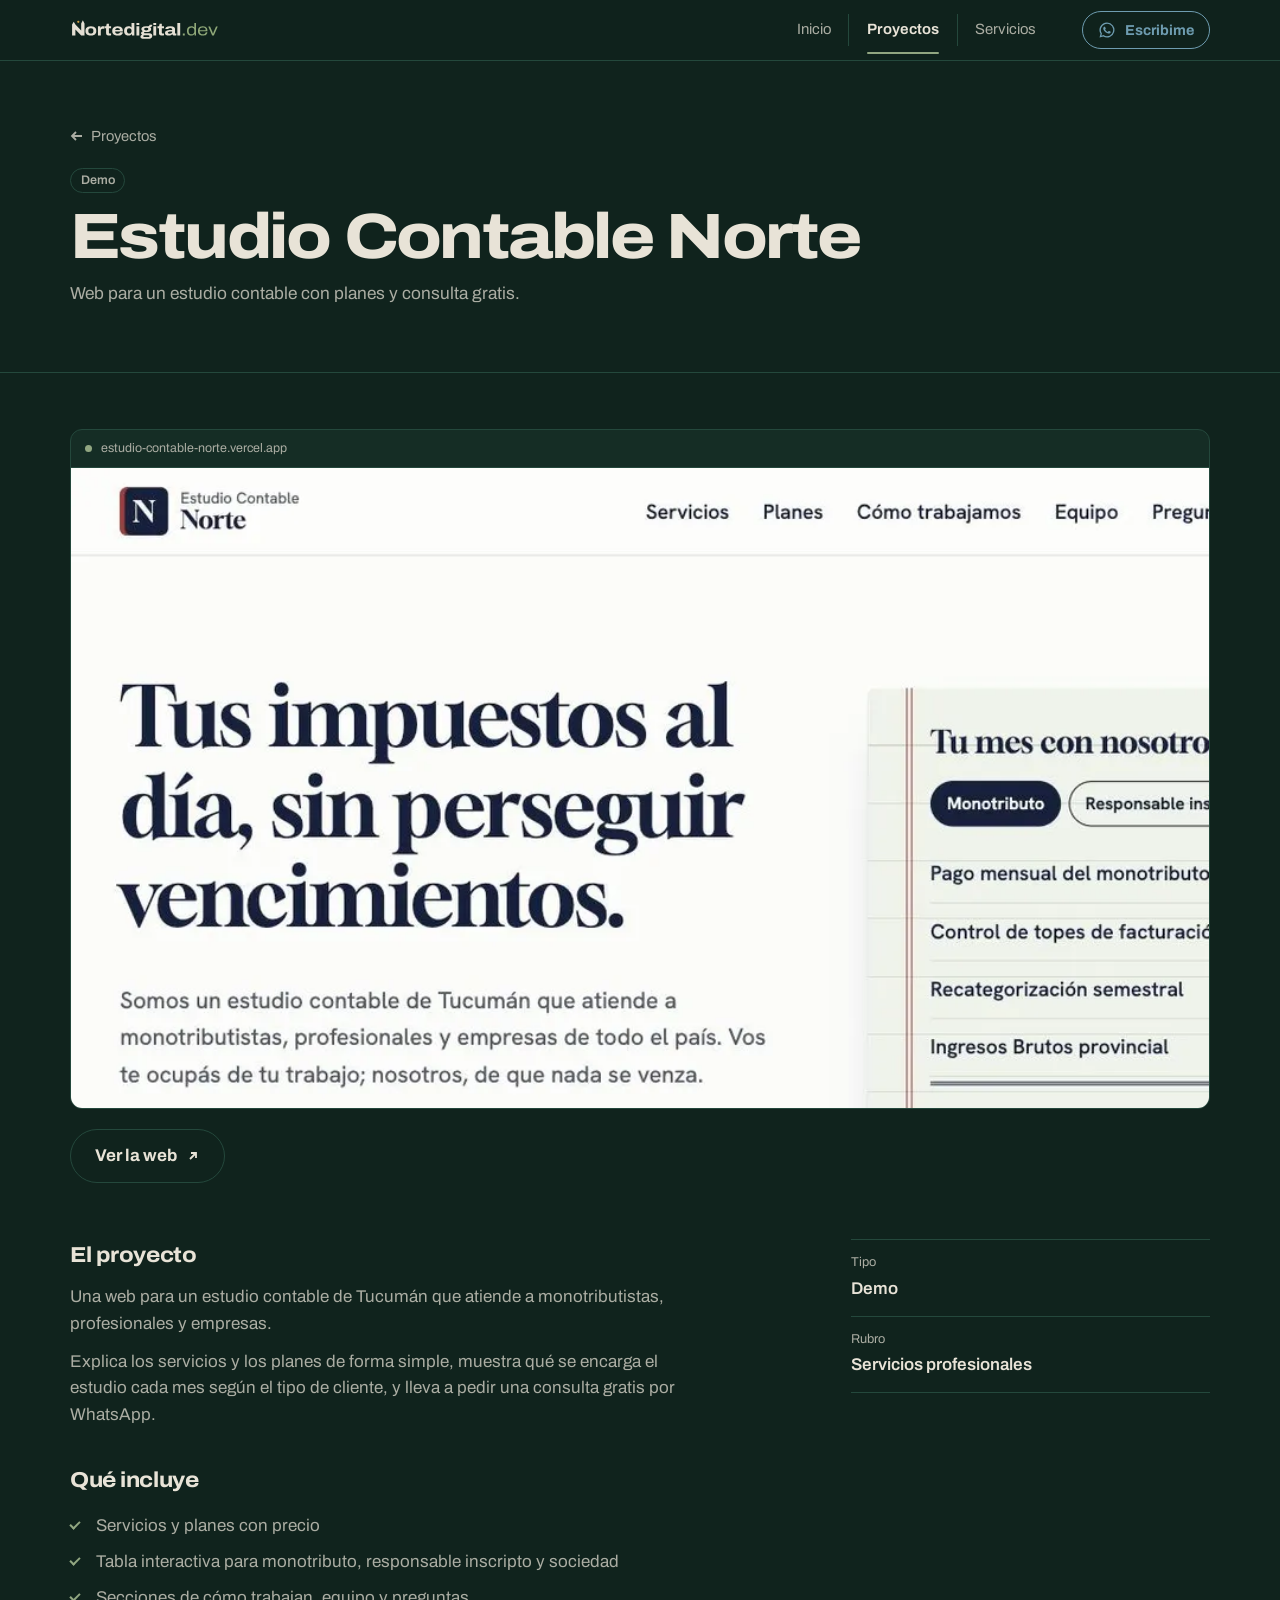
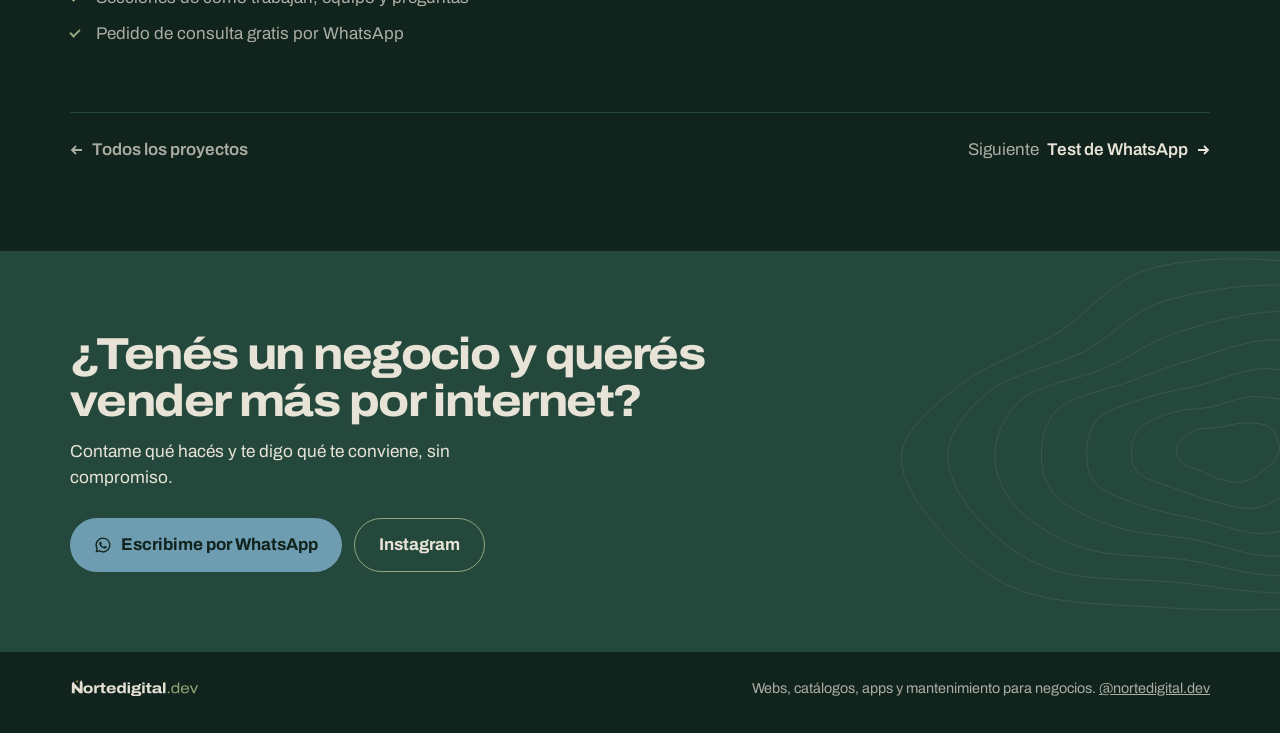
<file: proyectos/estudio-contable-norte.html>
<!DOCTYPE html>
<html lang="es" translate="no">
<head>
  <meta charset="UTF-8">
  <meta name="viewport" content="width=device-width, initial-scale=1.0">
  <title>Estudio Contable Norte — Proyectos — NorteDigitalDev</title>
  <meta name="description" content="Web para un estudio contable con planes y consulta gratis.">
  <meta name="theme-color" content="#10231D">
  <meta name="google" content="notranslate">

  <meta property="og:type" content="website">
  <meta property="og:url" content="https://nortedigitaldev.vercel.app/proyectos/estudio-contable-norte.html">
  <meta property="og:title" content="Estudio Contable Norte — Proyectos — NorteDigitalDev">
  <meta property="og:description" content="Proyectos, servicios con precios y contacto directo por WhatsApp.">
  <meta property="og:image" content="https://nortedigitaldev.vercel.app/img/og.png">
  <meta name="twitter:card" content="summary_large_image">

  <link rel="icon" href="../img/favicon.svg" type="image/svg+xml">
  <link rel="apple-touch-icon" href="../img/apple-touch-icon.png">

  <link rel="preconnect" href="https://fonts.googleapis.com">
  <link rel="preconnect" href="https://fonts.gstatic.com" crossorigin>
  <link href="https://fonts.googleapis.com/css2?family=Archivo:wdth,wght@62..125,300..800&display=swap" rel="stylesheet">

  <link rel="stylesheet" href="../css/styles.css">
</head>
<body class="pagina-proyectos">

  <header class="header">
    <div class="container header__inner">
      <a href="../" class="header__logo" aria-label="NorteDigitalDev, inicio">
        <img src="../img/logo.svg" alt="nortedigital.dev" width="170" height="26">
      </a>
      <nav class="nav" aria-label="Principal">
        <a href="../">Inicio</a>
        <a href="../proyectos.html" aria-current="page">Proyectos</a>
        <a href="../servicios.html">Servicios</a>
      </nav>
      <a class="btn btn--chico header__cta" data-wa="Hola NorteDigitalDev! Vengo de tu web y quiero hacer una consulta." href="#" target="_blank" rel="noopener"><svg viewBox="0 0 24 24" aria-hidden="true"><path d="M12 2a10 10 0 0 0-8.6 15.1L2 22l5-1.3A10 10 0 1 0 12 2Zm0 18.2c-1.5 0-3-.4-4.2-1.2l-.3-.2-3 .8.8-2.9-.2-.3A8.2 8.2 0 1 1 12 20.2Zm4.5-6.1c-.2-.1-1.5-.7-1.7-.8-.2-.1-.4-.1-.6.1l-.8 1c-.1.2-.3.2-.5.1a6.7 6.7 0 0 1-3.3-2.9c-.2-.4.2-.4.7-1.3.1-.2 0-.3 0-.4l-.8-1.8c-.2-.5-.4-.4-.6-.4h-.5c-.2 0-.4.1-.6.3-.2.2-.8.8-.8 2s.8 2.3 1 2.5c.1.2 1.7 2.6 4.1 3.6 1.5.7 2.1.7 2.9.6.5-.1 1.5-.6 1.7-1.2.2-.6.2-1.1.2-1.2-.1-.1-.3-.2-.5-.3Z"/></svg><span>Escribime</span></a>
    </div>
  </header>
  <main>

    <section class="cabecera cabecera--caso" data-oculta-wa>
      <div class="container">
        <a class="volver" href="../proyectos.html"><svg viewBox="0 0 14 14" aria-hidden="true"><path d="M12 7H2M6 3L2 7l4 4"/></svg> Proyectos</a>
        <span class="etiqueta">Demo</span>
        <h1 class="cabecera__titulo">Estudio Contable Norte</h1>
        <p class="cabecera__bajada">Web para un estudio contable con planes y consulta gratis.</p>
      </div>
    </section>

    <section class="seccion seccion--sin-arriba">
      <div class="container">
        <a class="marco marco--grande" href="https://estudio-contable-norte.vercel.app" target="_blank" rel="noopener" tabindex="-1" aria-hidden="true">
          <span class="marco__barra">estudio-contable-norte.vercel.app</span>
          <img src="../img/proyectos/contable.webp" alt="" width="960" height="720">
        </a>
        <div class="caso-detalle__links">
          <a class="btn btn--borde" href="https://estudio-contable-norte.vercel.app" target="_blank" rel="noopener">Ver la web <svg class="btn__flecha" viewBox="0 0 14 14" aria-hidden="true"><path d="M4 10L10 4M5 4h5v5"/></svg></a>
        </div>

        <div class="caso-detalle">
          <div class="caso-detalle__texto">
            <h2>El proyecto</h2>
          <p>Una web para un estudio contable de Tucumán que atiende a monotributistas, profesionales y empresas.</p>
          <p>Explica los servicios y los planes de forma simple, muestra qué se encarga el estudio cada mes según el tipo de cliente, y lleva a pedir una consulta gratis por WhatsApp.</p>
            <h2>Qué incluye</h2>
            <ul class="lista-check">
            <li>Servicios y planes con precio</li>
            <li>Tabla interactiva para monotributo, responsable inscripto y sociedad</li>
            <li>Secciones de cómo trabajan, equipo y preguntas</li>
            <li>Pedido de consulta gratis por WhatsApp</li>
            </ul>
          </div>
          <dl class="ficha">
          <div><dt>Tipo</dt><dd>Demo</dd></div>
          <div><dt>Rubro</dt><dd>Servicios profesionales</dd></div>
          </dl>
        </div>

        <!-- GALERÍA: para sumar fotos, agregá acá
        <div class="galeria">
          <img src="../img/proyectos/estudio-contable-norte-1.webp" alt="Descripción de la foto" width="960" height="720" loading="lazy">
        </div>
        -->

        <nav class="siguiente" aria-label="Más proyectos">
          <a href="../proyectos.html"><svg viewBox="0 0 14 14" aria-hidden="true"><path d="M12 7H2M6 3L2 7l4 4"/></svg> Todos los proyectos</a>
          <a href="test-de-whatsapp.html"><span>Siguiente</span> Test de WhatsApp <svg viewBox="0 0 14 14" aria-hidden="true"><path d="M2 7h10M8 3l4 4-4 4"/></svg></a>
        </nav>
      </div>
    </section>

    <!-- CONTACTO -->
    <section class="contacto" id="contacto" data-oculta-wa>
      <svg class="topo" viewBox="0 0 560 400" aria-hidden="true"><path d="M519.1 200.0 C518.4 203.9 515.9 207.6 513.0 211.1 C510.0 214.7 506.2 217.8 501.3 221.1 C496.3 224.4 490.2 229.7 483.1 230.8 C475.9 232.0 465.2 229.8 458.2 227.9 C451.1 226.1 446.6 222.4 440.6 219.8 C434.6 217.2 426.2 215.7 422.2 212.4 C418.1 209.1 416.4 204.1 416.4 200.0 C416.4 195.9 418.4 191.2 422.0 187.5 C425.6 183.9 431.6 180.2 438.0 178.4 C444.3 176.5 452.6 177.3 459.9 176.3 C467.2 175.2 473.9 172.3 481.8 172.1 C489.7 171.8 501.5 172.1 507.4 174.8 C513.3 177.4 515.2 183.6 517.1 187.8 C519.1 192.0 519.8 196.1 519.1 200.0 Z"/><path d="M560.8 200.0 C559.8 207.1 554.0 213.7 548.9 220.5 C543.8 227.2 539.3 234.5 530.2 240.6 C521.1 246.8 507.8 255.8 494.3 257.2 C480.8 258.7 462.4 252.6 449.1 249.2 C435.9 245.9 426.2 241.7 414.7 237.4 C403.1 233.0 387.1 229.6 379.9 223.4 C372.7 217.1 371.4 207.8 371.6 200.0 C371.7 192.2 373.9 183.3 380.7 176.8 C387.6 170.4 400.9 164.8 412.7 161.3 C424.5 157.8 437.9 158.4 451.3 155.8 C464.7 153.2 478.6 145.9 493.0 145.6 C507.5 145.4 527.7 148.7 538.0 154.1 C548.3 159.5 551.1 170.3 554.9 178.0 C558.7 185.6 561.8 192.9 560.8 200.0 Z"/><path d="M602.1 200.0 C601.0 210.2 591.9 219.6 585.2 229.9 C578.4 240.2 574.9 253.1 561.6 261.8 C548.2 270.6 525.1 281.2 504.9 282.4 C484.8 283.6 460.5 273.3 440.8 269.0 C421.1 264.6 404.0 262.0 386.8 256.2 C369.6 250.4 347.5 243.7 337.5 234.4 C327.5 225.0 326.5 211.4 326.9 200.0 C327.2 188.6 329.3 175.3 339.8 166.2 C350.2 157.2 372.5 151.1 389.5 145.7 C406.6 140.3 422.7 138.4 441.9 133.7 C461.2 129.0 484.2 117.3 505.0 117.5 C525.7 117.6 552.0 126.4 566.4 134.9 C580.9 143.4 585.8 157.6 591.8 168.4 C597.7 179.3 603.1 189.8 602.1 200.0 Z"/><path d="M642.2 200.0 C641.3 213.5 631.2 225.7 623.3 239.8 C615.4 253.8 613.1 273.5 595.0 284.4 C576.9 295.3 541.6 304.5 514.6 305.1 C487.5 305.8 458.9 293.0 432.6 288.3 C406.3 283.5 379.6 283.6 356.8 276.4 C334.0 269.3 308.5 257.9 296.0 245.1 C283.4 232.4 280.8 214.9 281.5 200.0 C282.3 185.1 286.0 167.5 300.4 156.0 C314.8 144.5 346.1 138.9 367.9 131.1 C389.7 123.2 406.5 115.9 431.4 108.9 C456.2 101.8 490.3 87.4 517.1 88.8 C544.0 90.2 573.8 105.6 592.5 117.3 C611.1 129.0 620.5 145.0 628.8 158.8 C637.1 172.6 643.1 186.5 642.2 200.0 Z"/><path d="M681.0 200.0 C680.8 216.9 673.6 232.6 664.9 250.5 C656.2 268.4 652.7 295.0 629.1 307.4 C605.4 319.8 557.1 324.7 522.9 324.9 C488.8 325.1 456.9 313.2 424.0 308.6 C391.0 304.1 353.4 306.5 325.3 297.7 C297.3 288.9 270.7 271.8 255.7 255.6 C240.7 239.3 233.8 218.2 235.2 200.0 C236.6 181.8 245.7 160.5 264.2 146.6 C282.8 132.7 320.6 127.6 346.4 116.6 C372.3 105.6 389.0 89.9 419.4 80.7 C449.8 71.5 496.0 57.8 528.8 61.2 C561.7 64.6 593.6 86.4 616.6 101.0 C639.5 115.7 655.6 132.6 666.4 149.1 C677.1 165.6 681.3 183.1 681.0 200.0 Z"/><path d="M719.1 200.0 C720.3 220.5 720.7 240.9 711.2 262.5 C701.6 284.1 692.1 316.3 661.9 329.6 C631.8 342.9 571.5 341.8 530.2 342.1 C489.0 342.4 453.8 335.0 414.4 331.2 C374.9 327.4 326.5 330.1 293.4 319.2 C260.4 308.3 233.9 285.6 216.3 265.8 C198.8 245.9 185.6 221.2 188.3 200.0 C190.9 178.8 209.7 154.8 232.1 138.3 C254.6 121.8 294.2 115.7 323.2 100.9 C352.2 86.1 370.3 60.5 406.3 49.7 C442.4 38.9 500.6 30.1 539.5 36.0 C578.4 41.9 612.3 68.2 639.8 85.4 C667.2 102.6 690.9 120.2 704.2 139.3 C717.4 158.4 717.9 179.5 719.1 200.0 Z"/><path d="M758.0 200.0 C761.5 224.3 773.2 250.8 762.2 275.8 C751.1 300.7 729.2 336.0 691.6 349.6 C654.1 363.3 584.9 356.7 536.9 357.9 C488.9 359.1 449.4 359.5 403.6 356.6 C357.9 353.6 300.2 353.6 262.4 340.2 C224.6 326.8 196.9 299.4 176.8 276.0 C156.8 252.7 137.5 224.2 142.1 200.0 C146.6 175.8 178.5 150.6 204.2 131.1 C229.9 111.5 264.9 101.7 296.3 82.7 C327.7 63.7 350.4 28.6 392.5 17.2 C434.6 5.7 503.8 5.0 548.9 13.8 C594.1 22.5 631.2 50.2 663.2 69.5 C695.3 88.8 725.4 107.9 741.2 129.7 C757.0 151.4 754.5 175.7 758.0 200.0 Z"/></svg>
      <div class="container contacto__inner">
        <h2 class="contacto__titulo">¿Tenés un negocio y querés vender más por internet?</h2>
        <p>Contame qué hacés y te digo qué te conviene, sin compromiso.</p>
        <div class="contacto__botones">
          <a class="btn btn--principal" data-wa="Hola NorteDigitalDev! Vengo de tu web y quiero hacer una consulta." href="#" target="_blank" rel="noopener"><svg viewBox="0 0 24 24" aria-hidden="true"><path d="M12 2a10 10 0 0 0-8.6 15.1L2 22l5-1.3A10 10 0 1 0 12 2Zm0 18.2c-1.5 0-3-.4-4.2-1.2l-.3-.2-3 .8.8-2.9-.2-.3A8.2 8.2 0 1 1 12 20.2Zm4.5-6.1c-.2-.1-1.5-.7-1.7-.8-.2-.1-.4-.1-.6.1l-.8 1c-.1.2-.3.2-.5.1a6.7 6.7 0 0 1-3.3-2.9c-.2-.4.2-.4.7-1.3.1-.2 0-.3 0-.4l-.8-1.8c-.2-.5-.4-.4-.6-.4h-.5c-.2 0-.4.1-.6.3-.2.2-.8.8-.8 2s.8 2.3 1 2.5c.1.2 1.7 2.6 4.1 3.6 1.5.7 2.1.7 2.9.6.5-.1 1.5-.6 1.7-1.2.2-.6.2-1.1.2-1.2-.1-.1-.3-.2-.5-.3Z"/></svg>Escribime por WhatsApp</a>
          <a class="btn btn--borde" href="https://instagram.com/nortedigital.dev" target="_blank" rel="noopener">Instagram</a>
        </div>
      </div>
    </section>

  </main>

  <footer class="footer">
    <div class="container footer__inner">
      <img src="../img/logo.svg" alt="nortedigital.dev" width="140" height="21">
      <p>Webs, catálogos, apps y mantenimiento para negocios. <a href="https://instagram.com/nortedigital.dev" target="_blank" rel="noopener">@nortedigital.dev</a></p>
    </div>
  </footer>

  <a class="wa-flotante" id="wa-flotante" data-wa="Hola NorteDigitalDev! Vengo de tu web y quiero hacer una consulta." href="#" target="_blank" rel="noopener" aria-label="Escribime por WhatsApp">
    <svg viewBox="0 0 24 24" aria-hidden="true"><path d="M12 2a10 10 0 0 0-8.6 15.1L2 22l5-1.3A10 10 0 1 0 12 2Zm0 18.2c-1.5 0-3-.4-4.2-1.2l-.3-.2-3 .8.8-2.9-.2-.3A8.2 8.2 0 1 1 12 20.2Zm4.5-6.1c-.2-.1-1.5-.7-1.7-.8-.2-.1-.4-.1-.6.1l-.8 1c-.1.2-.3.2-.5.1a6.7 6.7 0 0 1-3.3-2.9c-.2-.4.2-.4.7-1.3.1-.2 0-.3 0-.4l-.8-1.8c-.2-.5-.4-.4-.6-.4h-.5c-.2 0-.4.1-.6.3-.2.2-.8.8-.8 2s.8 2.3 1 2.5c.1.2 1.7 2.6 4.1 3.6 1.5.7 2.1.7 2.9.6.5-.1 1.5-.6 1.7-1.2.2-.6.2-1.1.2-1.2-.1-.1-.3-.2-.5-.3Z"/></svg>
  </a>

  <script src="../js/app.js"></script>
</body>
</html>
</file>
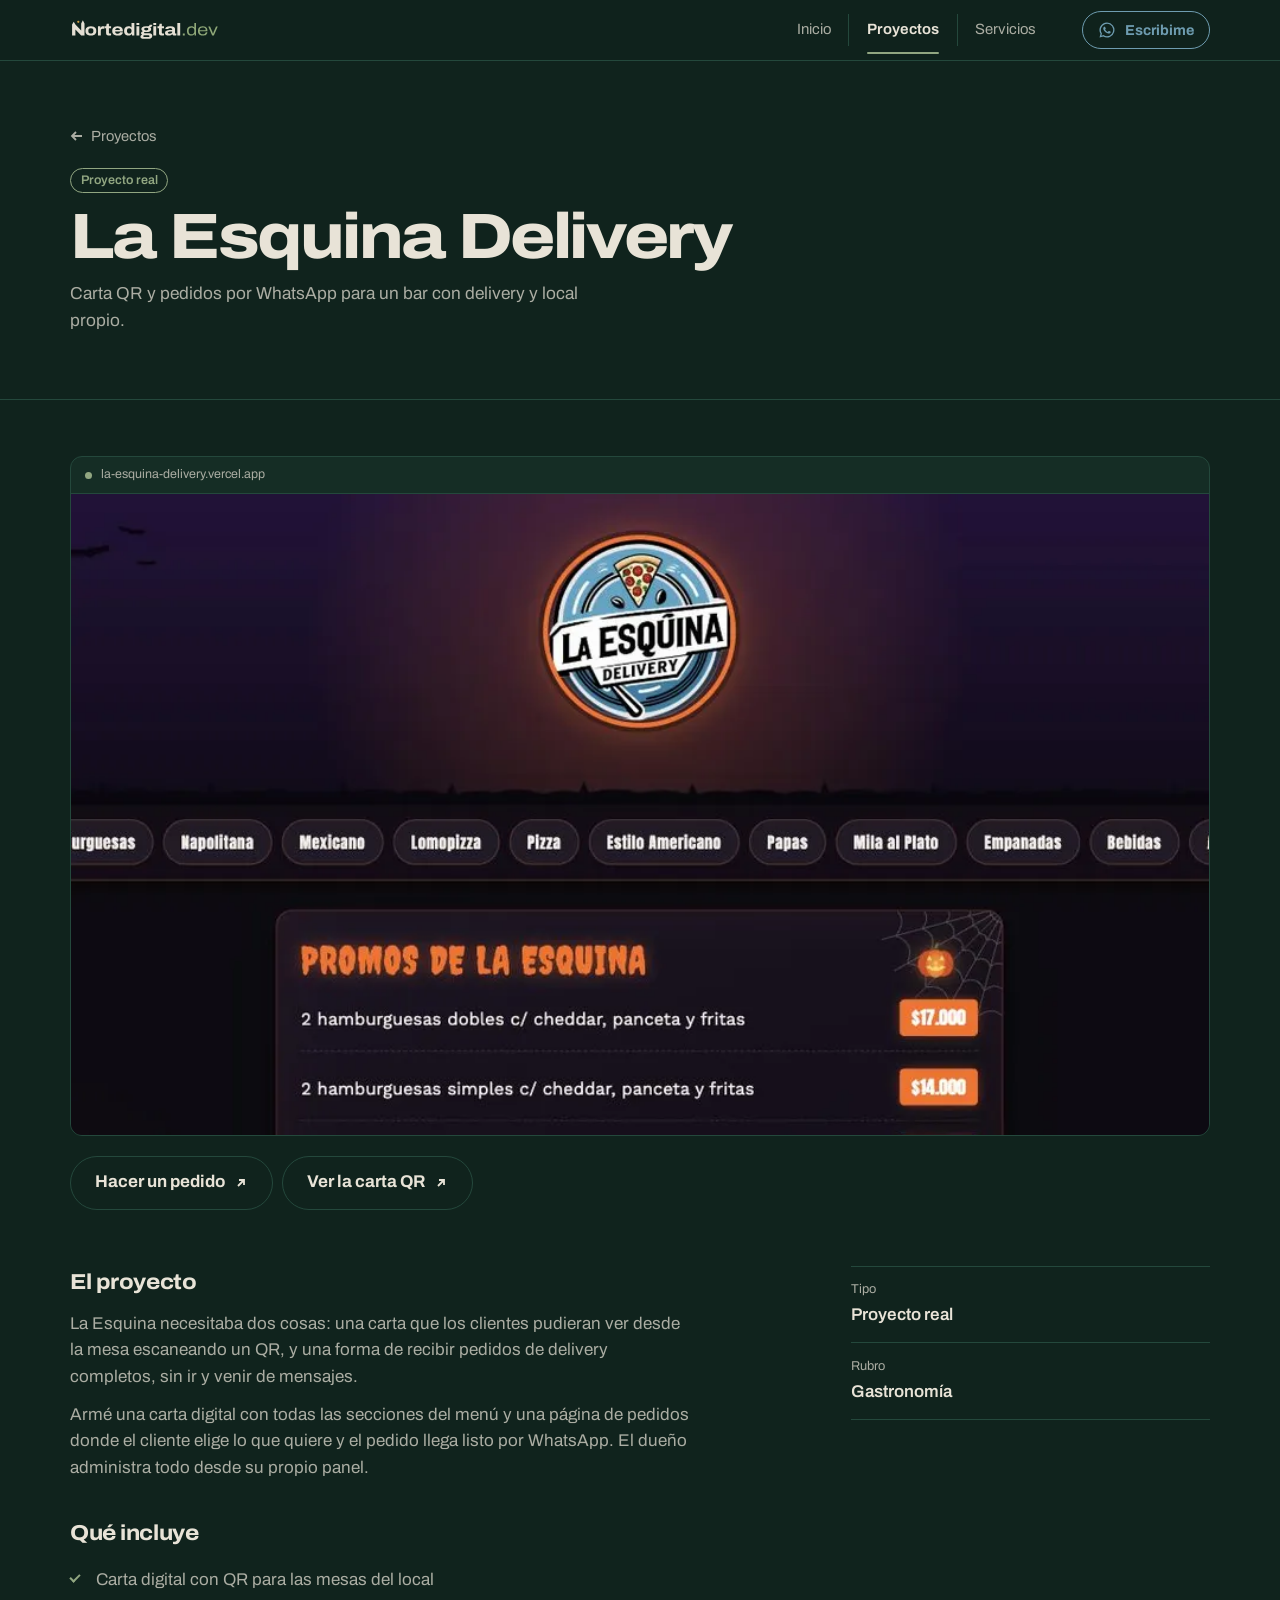
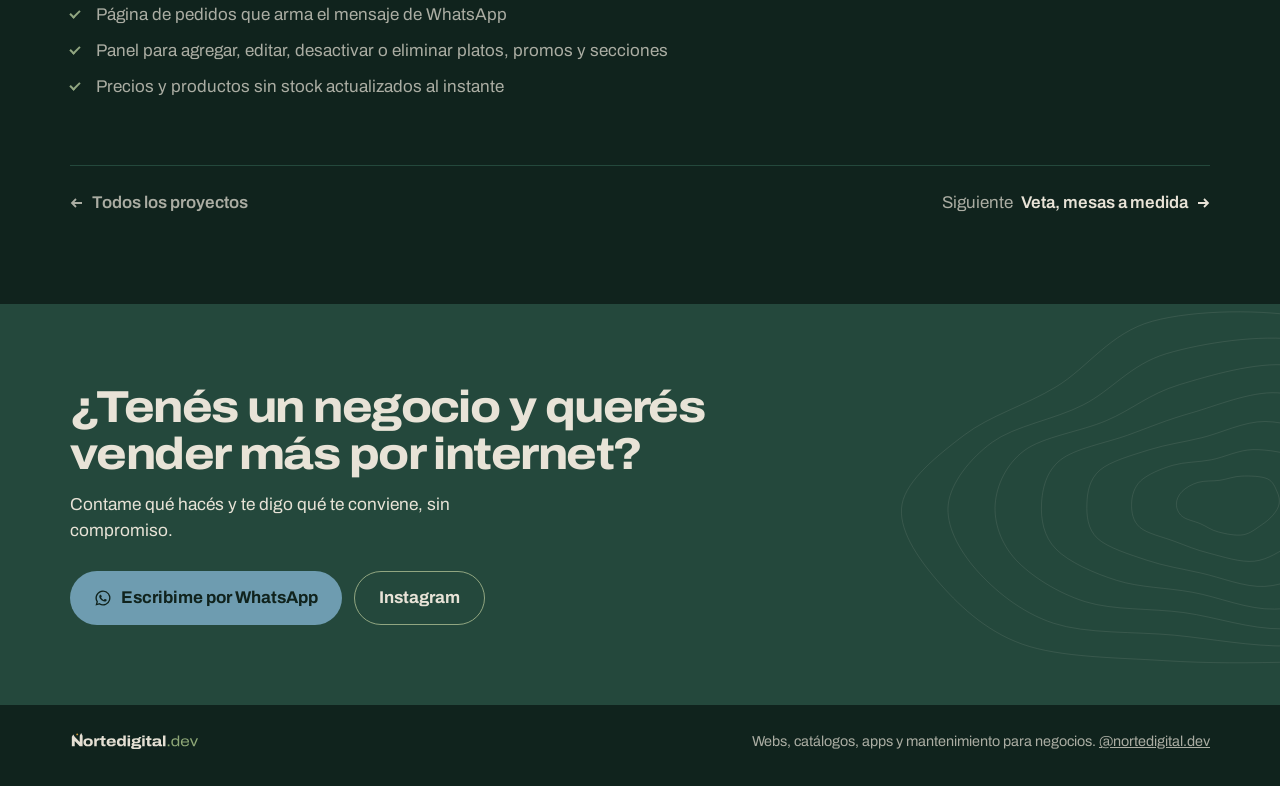
<file: proyectos/la-esquina-delivery.html>
<!DOCTYPE html>
<html lang="es" translate="no">
<head>
  <meta charset="UTF-8">
  <meta name="viewport" content="width=device-width, initial-scale=1.0">
  <title>La Esquina Delivery — Proyectos — NorteDigitalDev</title>
  <meta name="description" content="Carta QR y pedidos por WhatsApp para un bar con delivery y local propio.">
  <meta name="theme-color" content="#10231D">
  <meta name="google" content="notranslate">

  <meta property="og:type" content="website">
  <meta property="og:url" content="https://nortedigitaldev.vercel.app/proyectos/la-esquina-delivery.html">
  <meta property="og:title" content="La Esquina Delivery — Proyectos — NorteDigitalDev">
  <meta property="og:description" content="Proyectos, servicios con precios y contacto directo por WhatsApp.">
  <meta property="og:image" content="https://nortedigitaldev.vercel.app/img/og.png">
  <meta name="twitter:card" content="summary_large_image">

  <link rel="icon" href="../img/favicon.svg" type="image/svg+xml">
  <link rel="apple-touch-icon" href="../img/apple-touch-icon.png">

  <link rel="preconnect" href="https://fonts.googleapis.com">
  <link rel="preconnect" href="https://fonts.gstatic.com" crossorigin>
  <link href="https://fonts.googleapis.com/css2?family=Archivo:wdth,wght@62..125,300..800&display=swap" rel="stylesheet">

  <link rel="stylesheet" href="../css/styles.css">
</head>
<body class="pagina-proyectos">

  <header class="header">
    <div class="container header__inner">
      <a href="../" class="header__logo" aria-label="NorteDigitalDev, inicio">
        <img src="../img/logo.svg" alt="nortedigital.dev" width="170" height="26">
      </a>
      <nav class="nav" aria-label="Principal">
        <a href="../">Inicio</a>
        <a href="../proyectos.html" aria-current="page">Proyectos</a>
        <a href="../servicios.html">Servicios</a>
      </nav>
      <a class="btn btn--chico header__cta" data-wa="Hola NorteDigitalDev! Vengo de tu web y quiero hacer una consulta." href="#" target="_blank" rel="noopener"><svg viewBox="0 0 24 24" aria-hidden="true"><path d="M12 2a10 10 0 0 0-8.6 15.1L2 22l5-1.3A10 10 0 1 0 12 2Zm0 18.2c-1.5 0-3-.4-4.2-1.2l-.3-.2-3 .8.8-2.9-.2-.3A8.2 8.2 0 1 1 12 20.2Zm4.5-6.1c-.2-.1-1.5-.7-1.7-.8-.2-.1-.4-.1-.6.1l-.8 1c-.1.2-.3.2-.5.1a6.7 6.7 0 0 1-3.3-2.9c-.2-.4.2-.4.7-1.3.1-.2 0-.3 0-.4l-.8-1.8c-.2-.5-.4-.4-.6-.4h-.5c-.2 0-.4.1-.6.3-.2.2-.8.8-.8 2s.8 2.3 1 2.5c.1.2 1.7 2.6 4.1 3.6 1.5.7 2.1.7 2.9.6.5-.1 1.5-.6 1.7-1.2.2-.6.2-1.1.2-1.2-.1-.1-.3-.2-.5-.3Z"/></svg><span>Escribime</span></a>
    </div>
  </header>
  <main>

    <section class="cabecera cabecera--caso" data-oculta-wa>
      <div class="container">
        <a class="volver" href="../proyectos.html"><svg viewBox="0 0 14 14" aria-hidden="true"><path d="M12 7H2M6 3L2 7l4 4"/></svg> Proyectos</a>
        <span class="etiqueta etiqueta--real">Proyecto real</span>
        <h1 class="cabecera__titulo">La Esquina Delivery</h1>
        <p class="cabecera__bajada">Carta QR y pedidos por WhatsApp para un bar con delivery y local propio.</p>
      </div>
    </section>

    <section class="seccion seccion--sin-arriba">
      <div class="container">
        <a class="marco marco--grande" href="https://la-esquina-delivery.vercel.app" target="_blank" rel="noopener" tabindex="-1" aria-hidden="true">
          <span class="marco__barra">la-esquina-delivery.vercel.app</span>
          <img src="../img/proyectos/esquina.webp" alt="" width="960" height="720">
        </a>
        <div class="caso-detalle__links">
          <a class="btn btn--borde" href="https://la-esquina-delivery.vercel.app/pages/pedido.html" target="_blank" rel="noopener">Hacer un pedido <svg class="btn__flecha" viewBox="0 0 14 14" aria-hidden="true"><path d="M4 10L10 4M5 4h5v5"/></svg></a>
          <a class="btn btn--borde" href="https://la-esquina-delivery.vercel.app" target="_blank" rel="noopener">Ver la carta QR <svg class="btn__flecha" viewBox="0 0 14 14" aria-hidden="true"><path d="M4 10L10 4M5 4h5v5"/></svg></a>
        </div>

        <div class="caso-detalle">
          <div class="caso-detalle__texto">
            <h2>El proyecto</h2>
          <p>La Esquina necesitaba dos cosas: una carta que los clientes pudieran ver desde la mesa escaneando un QR, y una forma de recibir pedidos de delivery completos, sin ir y venir de mensajes.</p>
          <p>Armé una carta digital con todas las secciones del menú y una página de pedidos donde el cliente elige lo que quiere y el pedido llega listo por WhatsApp. El dueño administra todo desde su propio panel.</p>
            <h2>Qué incluye</h2>
            <ul class="lista-check">
            <li>Carta digital con QR para las mesas del local</li>
            <li>Página de pedidos que arma el mensaje de WhatsApp</li>
            <li>Panel para agregar, editar, desactivar o eliminar platos, promos y secciones</li>
            <li>Precios y productos sin stock actualizados al instante</li>
            </ul>
          </div>
          <dl class="ficha">
          <div><dt>Tipo</dt><dd>Proyecto real</dd></div>
          <div><dt>Rubro</dt><dd>Gastronomía</dd></div>
          </dl>
        </div>

        <!-- GALERÍA: para sumar fotos, agregá acá
        <div class="galeria">
          <img src="../img/proyectos/la-esquina-delivery-1.webp" alt="Descripción de la foto" width="960" height="720" loading="lazy">
        </div>
        -->

        <nav class="siguiente" aria-label="Más proyectos">
          <a href="../proyectos.html"><svg viewBox="0 0 14 14" aria-hidden="true"><path d="M12 7H2M6 3L2 7l4 4"/></svg> Todos los proyectos</a>
          <a href="veta.html"><span>Siguiente</span> Veta, mesas a medida <svg viewBox="0 0 14 14" aria-hidden="true"><path d="M2 7h10M8 3l4 4-4 4"/></svg></a>
        </nav>
      </div>
    </section>

    <!-- CONTACTO -->
    <section class="contacto" id="contacto" data-oculta-wa>
      <svg class="topo" viewBox="0 0 560 400" aria-hidden="true"><path d="M519.1 200.0 C518.4 203.9 515.9 207.6 513.0 211.1 C510.0 214.7 506.2 217.8 501.3 221.1 C496.3 224.4 490.2 229.7 483.1 230.8 C475.9 232.0 465.2 229.8 458.2 227.9 C451.1 226.1 446.6 222.4 440.6 219.8 C434.6 217.2 426.2 215.7 422.2 212.4 C418.1 209.1 416.4 204.1 416.4 200.0 C416.4 195.9 418.4 191.2 422.0 187.5 C425.6 183.9 431.6 180.2 438.0 178.4 C444.3 176.5 452.6 177.3 459.9 176.3 C467.2 175.2 473.9 172.3 481.8 172.1 C489.7 171.8 501.5 172.1 507.4 174.8 C513.3 177.4 515.2 183.6 517.1 187.8 C519.1 192.0 519.8 196.1 519.1 200.0 Z"/><path d="M560.8 200.0 C559.8 207.1 554.0 213.7 548.9 220.5 C543.8 227.2 539.3 234.5 530.2 240.6 C521.1 246.8 507.8 255.8 494.3 257.2 C480.8 258.7 462.4 252.6 449.1 249.2 C435.9 245.9 426.2 241.7 414.7 237.4 C403.1 233.0 387.1 229.6 379.9 223.4 C372.7 217.1 371.4 207.8 371.6 200.0 C371.7 192.2 373.9 183.3 380.7 176.8 C387.6 170.4 400.9 164.8 412.7 161.3 C424.5 157.8 437.9 158.4 451.3 155.8 C464.7 153.2 478.6 145.9 493.0 145.6 C507.5 145.4 527.7 148.7 538.0 154.1 C548.3 159.5 551.1 170.3 554.9 178.0 C558.7 185.6 561.8 192.9 560.8 200.0 Z"/><path d="M602.1 200.0 C601.0 210.2 591.9 219.6 585.2 229.9 C578.4 240.2 574.9 253.1 561.6 261.8 C548.2 270.6 525.1 281.2 504.9 282.4 C484.8 283.6 460.5 273.3 440.8 269.0 C421.1 264.6 404.0 262.0 386.8 256.2 C369.6 250.4 347.5 243.7 337.5 234.4 C327.5 225.0 326.5 211.4 326.9 200.0 C327.2 188.6 329.3 175.3 339.8 166.2 C350.2 157.2 372.5 151.1 389.5 145.7 C406.6 140.3 422.7 138.4 441.9 133.7 C461.2 129.0 484.2 117.3 505.0 117.5 C525.7 117.6 552.0 126.4 566.4 134.9 C580.9 143.4 585.8 157.6 591.8 168.4 C597.7 179.3 603.1 189.8 602.1 200.0 Z"/><path d="M642.2 200.0 C641.3 213.5 631.2 225.7 623.3 239.8 C615.4 253.8 613.1 273.5 595.0 284.4 C576.9 295.3 541.6 304.5 514.6 305.1 C487.5 305.8 458.9 293.0 432.6 288.3 C406.3 283.5 379.6 283.6 356.8 276.4 C334.0 269.3 308.5 257.9 296.0 245.1 C283.4 232.4 280.8 214.9 281.5 200.0 C282.3 185.1 286.0 167.5 300.4 156.0 C314.8 144.5 346.1 138.9 367.9 131.1 C389.7 123.2 406.5 115.9 431.4 108.9 C456.2 101.8 490.3 87.4 517.1 88.8 C544.0 90.2 573.8 105.6 592.5 117.3 C611.1 129.0 620.5 145.0 628.8 158.8 C637.1 172.6 643.1 186.5 642.2 200.0 Z"/><path d="M681.0 200.0 C680.8 216.9 673.6 232.6 664.9 250.5 C656.2 268.4 652.7 295.0 629.1 307.4 C605.4 319.8 557.1 324.7 522.9 324.9 C488.8 325.1 456.9 313.2 424.0 308.6 C391.0 304.1 353.4 306.5 325.3 297.7 C297.3 288.9 270.7 271.8 255.7 255.6 C240.7 239.3 233.8 218.2 235.2 200.0 C236.6 181.8 245.7 160.5 264.2 146.6 C282.8 132.7 320.6 127.6 346.4 116.6 C372.3 105.6 389.0 89.9 419.4 80.7 C449.8 71.5 496.0 57.8 528.8 61.2 C561.7 64.6 593.6 86.4 616.6 101.0 C639.5 115.7 655.6 132.6 666.4 149.1 C677.1 165.6 681.3 183.1 681.0 200.0 Z"/><path d="M719.1 200.0 C720.3 220.5 720.7 240.9 711.2 262.5 C701.6 284.1 692.1 316.3 661.9 329.6 C631.8 342.9 571.5 341.8 530.2 342.1 C489.0 342.4 453.8 335.0 414.4 331.2 C374.9 327.4 326.5 330.1 293.4 319.2 C260.4 308.3 233.9 285.6 216.3 265.8 C198.8 245.9 185.6 221.2 188.3 200.0 C190.9 178.8 209.7 154.8 232.1 138.3 C254.6 121.8 294.2 115.7 323.2 100.9 C352.2 86.1 370.3 60.5 406.3 49.7 C442.4 38.9 500.6 30.1 539.5 36.0 C578.4 41.9 612.3 68.2 639.8 85.4 C667.2 102.6 690.9 120.2 704.2 139.3 C717.4 158.4 717.9 179.5 719.1 200.0 Z"/><path d="M758.0 200.0 C761.5 224.3 773.2 250.8 762.2 275.8 C751.1 300.7 729.2 336.0 691.6 349.6 C654.1 363.3 584.9 356.7 536.9 357.9 C488.9 359.1 449.4 359.5 403.6 356.6 C357.9 353.6 300.2 353.6 262.4 340.2 C224.6 326.8 196.9 299.4 176.8 276.0 C156.8 252.7 137.5 224.2 142.1 200.0 C146.6 175.8 178.5 150.6 204.2 131.1 C229.9 111.5 264.9 101.7 296.3 82.7 C327.7 63.7 350.4 28.6 392.5 17.2 C434.6 5.7 503.8 5.0 548.9 13.8 C594.1 22.5 631.2 50.2 663.2 69.5 C695.3 88.8 725.4 107.9 741.2 129.7 C757.0 151.4 754.5 175.7 758.0 200.0 Z"/></svg>
      <div class="container contacto__inner">
        <h2 class="contacto__titulo">¿Tenés un negocio y querés vender más por internet?</h2>
        <p>Contame qué hacés y te digo qué te conviene, sin compromiso.</p>
        <div class="contacto__botones">
          <a class="btn btn--principal" data-wa="Hola NorteDigitalDev! Vengo de tu web y quiero hacer una consulta." href="#" target="_blank" rel="noopener"><svg viewBox="0 0 24 24" aria-hidden="true"><path d="M12 2a10 10 0 0 0-8.6 15.1L2 22l5-1.3A10 10 0 1 0 12 2Zm0 18.2c-1.5 0-3-.4-4.2-1.2l-.3-.2-3 .8.8-2.9-.2-.3A8.2 8.2 0 1 1 12 20.2Zm4.5-6.1c-.2-.1-1.5-.7-1.7-.8-.2-.1-.4-.1-.6.1l-.8 1c-.1.2-.3.2-.5.1a6.7 6.7 0 0 1-3.3-2.9c-.2-.4.2-.4.7-1.3.1-.2 0-.3 0-.4l-.8-1.8c-.2-.5-.4-.4-.6-.4h-.5c-.2 0-.4.1-.6.3-.2.2-.8.8-.8 2s.8 2.3 1 2.5c.1.2 1.7 2.6 4.1 3.6 1.5.7 2.1.7 2.9.6.5-.1 1.5-.6 1.7-1.2.2-.6.2-1.1.2-1.2-.1-.1-.3-.2-.5-.3Z"/></svg>Escribime por WhatsApp</a>
          <a class="btn btn--borde" href="https://instagram.com/nortedigital.dev" target="_blank" rel="noopener">Instagram</a>
        </div>
      </div>
    </section>

  </main>

  <footer class="footer">
    <div class="container footer__inner">
      <img src="../img/logo.svg" alt="nortedigital.dev" width="140" height="21">
      <p>Webs, catálogos, apps y mantenimiento para negocios. <a href="https://instagram.com/nortedigital.dev" target="_blank" rel="noopener">@nortedigital.dev</a></p>
    </div>
  </footer>

  <a class="wa-flotante" id="wa-flotante" data-wa="Hola NorteDigitalDev! Vengo de tu web y quiero hacer una consulta." href="#" target="_blank" rel="noopener" aria-label="Escribime por WhatsApp">
    <svg viewBox="0 0 24 24" aria-hidden="true"><path d="M12 2a10 10 0 0 0-8.6 15.1L2 22l5-1.3A10 10 0 1 0 12 2Zm0 18.2c-1.5 0-3-.4-4.2-1.2l-.3-.2-3 .8.8-2.9-.2-.3A8.2 8.2 0 1 1 12 20.2Zm4.5-6.1c-.2-.1-1.5-.7-1.7-.8-.2-.1-.4-.1-.6.1l-.8 1c-.1.2-.3.2-.5.1a6.7 6.7 0 0 1-3.3-2.9c-.2-.4.2-.4.7-1.3.1-.2 0-.3 0-.4l-.8-1.8c-.2-.5-.4-.4-.6-.4h-.5c-.2 0-.4.1-.6.3-.2.2-.8.8-.8 2s.8 2.3 1 2.5c.1.2 1.7 2.6 4.1 3.6 1.5.7 2.1.7 2.9.6.5-.1 1.5-.6 1.7-1.2.2-.6.2-1.1.2-1.2-.1-.1-.3-.2-.5-.3Z"/></svg>
  </a>

  <script src="../js/app.js"></script>
</body>
</html>
</file>
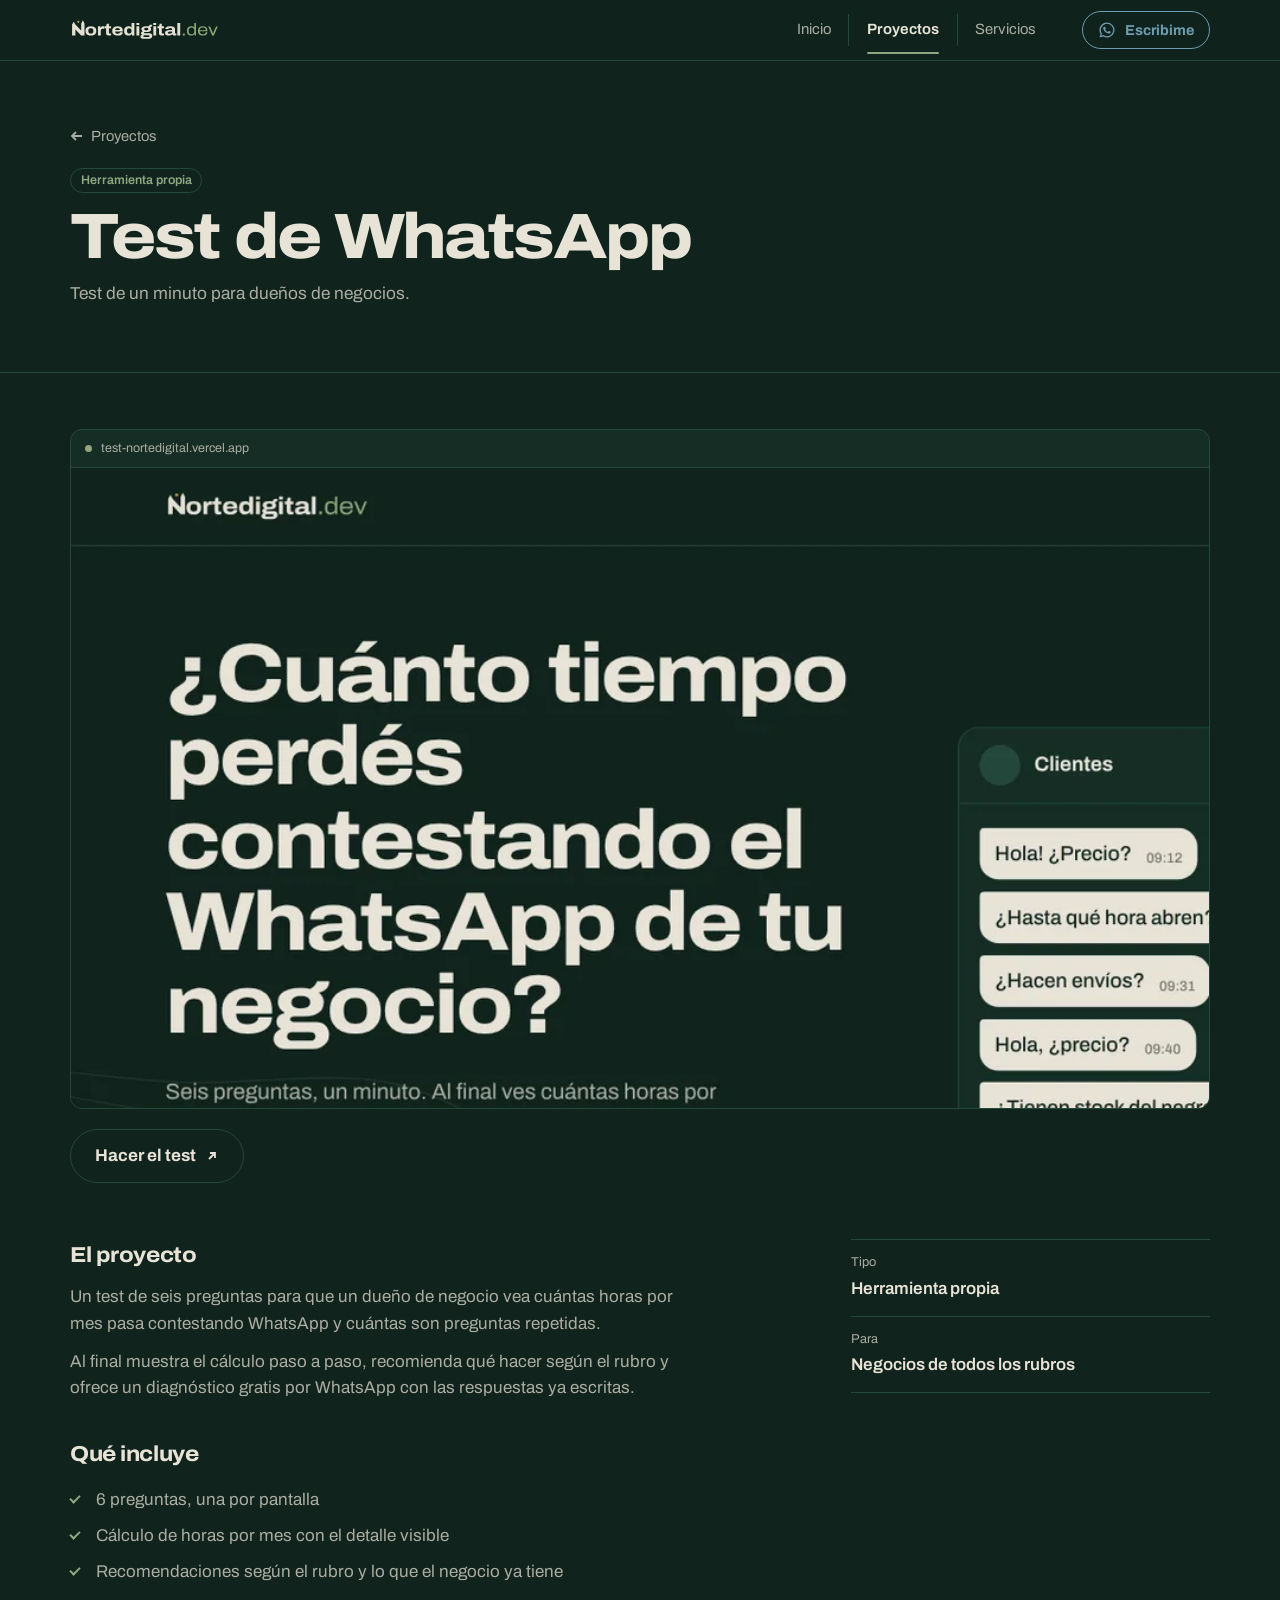
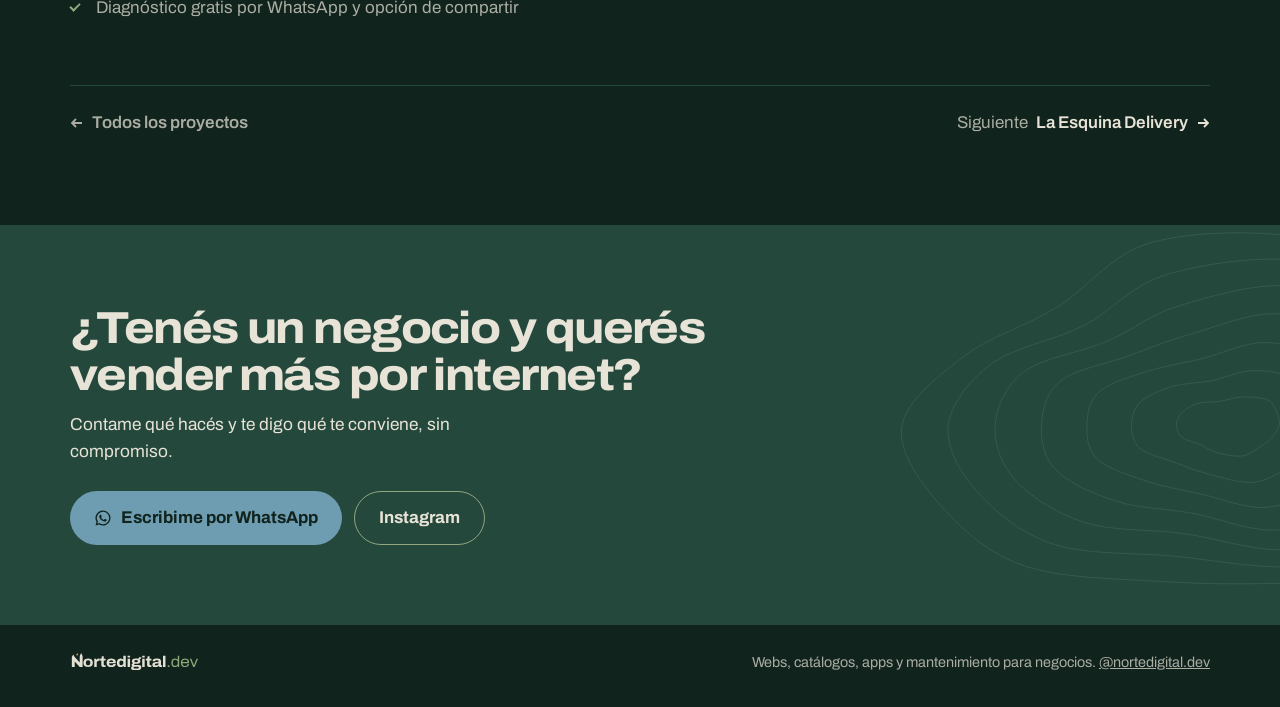
<file: proyectos/test-de-whatsapp.html>
<!DOCTYPE html>
<html lang="es" translate="no">
<head>
  <meta charset="UTF-8">
  <meta name="viewport" content="width=device-width, initial-scale=1.0">
  <title>Test de WhatsApp — Proyectos — NorteDigitalDev</title>
  <meta name="description" content="Test de un minuto para dueños de negocios.">
  <meta name="theme-color" content="#10231D">
  <meta name="google" content="notranslate">

  <meta property="og:type" content="website">
  <meta property="og:url" content="https://nortedigitaldev.vercel.app/proyectos/test-de-whatsapp.html">
  <meta property="og:title" content="Test de WhatsApp — Proyectos — NorteDigitalDev">
  <meta property="og:description" content="Proyectos, servicios con precios y contacto directo por WhatsApp.">
  <meta property="og:image" content="https://nortedigitaldev.vercel.app/img/og.png">
  <meta name="twitter:card" content="summary_large_image">

  <link rel="icon" href="../img/favicon.svg" type="image/svg+xml">
  <link rel="apple-touch-icon" href="../img/apple-touch-icon.png">

  <link rel="preconnect" href="https://fonts.googleapis.com">
  <link rel="preconnect" href="https://fonts.gstatic.com" crossorigin>
  <link href="https://fonts.googleapis.com/css2?family=Archivo:wdth,wght@62..125,300..800&display=swap" rel="stylesheet">

  <link rel="stylesheet" href="../css/styles.css">
</head>
<body class="pagina-proyectos">

  <header class="header">
    <div class="container header__inner">
      <a href="../" class="header__logo" aria-label="NorteDigitalDev, inicio">
        <img src="../img/logo.svg" alt="nortedigital.dev" width="170" height="26">
      </a>
      <nav class="nav" aria-label="Principal">
        <a href="../">Inicio</a>
        <a href="../proyectos.html" aria-current="page">Proyectos</a>
        <a href="../servicios.html">Servicios</a>
      </nav>
      <a class="btn btn--chico header__cta" data-wa="Hola NorteDigitalDev! Vengo de tu web y quiero hacer una consulta." href="#" target="_blank" rel="noopener"><svg viewBox="0 0 24 24" aria-hidden="true"><path d="M12 2a10 10 0 0 0-8.6 15.1L2 22l5-1.3A10 10 0 1 0 12 2Zm0 18.2c-1.5 0-3-.4-4.2-1.2l-.3-.2-3 .8.8-2.9-.2-.3A8.2 8.2 0 1 1 12 20.2Zm4.5-6.1c-.2-.1-1.5-.7-1.7-.8-.2-.1-.4-.1-.6.1l-.8 1c-.1.2-.3.2-.5.1a6.7 6.7 0 0 1-3.3-2.9c-.2-.4.2-.4.7-1.3.1-.2 0-.3 0-.4l-.8-1.8c-.2-.5-.4-.4-.6-.4h-.5c-.2 0-.4.1-.6.3-.2.2-.8.8-.8 2s.8 2.3 1 2.5c.1.2 1.7 2.6 4.1 3.6 1.5.7 2.1.7 2.9.6.5-.1 1.5-.6 1.7-1.2.2-.6.2-1.1.2-1.2-.1-.1-.3-.2-.5-.3Z"/></svg><span>Escribime</span></a>
    </div>
  </header>
  <main>

    <section class="cabecera cabecera--caso" data-oculta-wa>
      <div class="container">
        <a class="volver" href="../proyectos.html"><svg viewBox="0 0 14 14" aria-hidden="true"><path d="M12 7H2M6 3L2 7l4 4"/></svg> Proyectos</a>
        <span class="etiqueta etiqueta--propia">Herramienta propia</span>
        <h1 class="cabecera__titulo">Test de WhatsApp</h1>
        <p class="cabecera__bajada">Test de un minuto para dueños de negocios.</p>
      </div>
    </section>

    <section class="seccion seccion--sin-arriba">
      <div class="container">
        <a class="marco marco--grande" href="https://test-nortedigital.vercel.app" target="_blank" rel="noopener" tabindex="-1" aria-hidden="true">
          <span class="marco__barra">test-nortedigital.vercel.app</span>
          <img src="../img/proyectos/test.webp" alt="" width="960" height="720">
        </a>
        <div class="caso-detalle__links">
          <a class="btn btn--borde" href="https://test-nortedigital.vercel.app" target="_blank" rel="noopener">Hacer el test <svg class="btn__flecha" viewBox="0 0 14 14" aria-hidden="true"><path d="M4 10L10 4M5 4h5v5"/></svg></a>
        </div>

        <div class="caso-detalle">
          <div class="caso-detalle__texto">
            <h2>El proyecto</h2>
          <p>Un test de seis preguntas para que un dueño de negocio vea cuántas horas por mes pasa contestando WhatsApp y cuántas son preguntas repetidas.</p>
          <p>Al final muestra el cálculo paso a paso, recomienda qué hacer según el rubro y ofrece un diagnóstico gratis por WhatsApp con las respuestas ya escritas.</p>
            <h2>Qué incluye</h2>
            <ul class="lista-check">
            <li>6 preguntas, una por pantalla</li>
            <li>Cálculo de horas por mes con el detalle visible</li>
            <li>Recomendaciones según el rubro y lo que el negocio ya tiene</li>
            <li>Diagnóstico gratis por WhatsApp y opción de compartir</li>
            </ul>
          </div>
          <dl class="ficha">
          <div><dt>Tipo</dt><dd>Herramienta propia</dd></div>
          <div><dt>Para</dt><dd>Negocios de todos los rubros</dd></div>
          </dl>
        </div>

        <!-- GALERÍA: para sumar fotos, agregá acá
        <div class="galeria">
          <img src="../img/proyectos/test-de-whatsapp-1.webp" alt="Descripción de la foto" width="960" height="720" loading="lazy">
        </div>
        -->

        <nav class="siguiente" aria-label="Más proyectos">
          <a href="../proyectos.html"><svg viewBox="0 0 14 14" aria-hidden="true"><path d="M12 7H2M6 3L2 7l4 4"/></svg> Todos los proyectos</a>
          <a href="la-esquina-delivery.html"><span>Siguiente</span> La Esquina Delivery <svg viewBox="0 0 14 14" aria-hidden="true"><path d="M2 7h10M8 3l4 4-4 4"/></svg></a>
        </nav>
      </div>
    </section>

    <!-- CONTACTO -->
    <section class="contacto" id="contacto" data-oculta-wa>
      <svg class="topo" viewBox="0 0 560 400" aria-hidden="true"><path d="M519.1 200.0 C518.4 203.9 515.9 207.6 513.0 211.1 C510.0 214.7 506.2 217.8 501.3 221.1 C496.3 224.4 490.2 229.7 483.1 230.8 C475.9 232.0 465.2 229.8 458.2 227.9 C451.1 226.1 446.6 222.4 440.6 219.8 C434.6 217.2 426.2 215.7 422.2 212.4 C418.1 209.1 416.4 204.1 416.4 200.0 C416.4 195.9 418.4 191.2 422.0 187.5 C425.6 183.9 431.6 180.2 438.0 178.4 C444.3 176.5 452.6 177.3 459.9 176.3 C467.2 175.2 473.9 172.3 481.8 172.1 C489.7 171.8 501.5 172.1 507.4 174.8 C513.3 177.4 515.2 183.6 517.1 187.8 C519.1 192.0 519.8 196.1 519.1 200.0 Z"/><path d="M560.8 200.0 C559.8 207.1 554.0 213.7 548.9 220.5 C543.8 227.2 539.3 234.5 530.2 240.6 C521.1 246.8 507.8 255.8 494.3 257.2 C480.8 258.7 462.4 252.6 449.1 249.2 C435.9 245.9 426.2 241.7 414.7 237.4 C403.1 233.0 387.1 229.6 379.9 223.4 C372.7 217.1 371.4 207.8 371.6 200.0 C371.7 192.2 373.9 183.3 380.7 176.8 C387.6 170.4 400.9 164.8 412.7 161.3 C424.5 157.8 437.9 158.4 451.3 155.8 C464.7 153.2 478.6 145.9 493.0 145.6 C507.5 145.4 527.7 148.7 538.0 154.1 C548.3 159.5 551.1 170.3 554.9 178.0 C558.7 185.6 561.8 192.9 560.8 200.0 Z"/><path d="M602.1 200.0 C601.0 210.2 591.9 219.6 585.2 229.9 C578.4 240.2 574.9 253.1 561.6 261.8 C548.2 270.6 525.1 281.2 504.9 282.4 C484.8 283.6 460.5 273.3 440.8 269.0 C421.1 264.6 404.0 262.0 386.8 256.2 C369.6 250.4 347.5 243.7 337.5 234.4 C327.5 225.0 326.5 211.4 326.9 200.0 C327.2 188.6 329.3 175.3 339.8 166.2 C350.2 157.2 372.5 151.1 389.5 145.7 C406.6 140.3 422.7 138.4 441.9 133.7 C461.2 129.0 484.2 117.3 505.0 117.5 C525.7 117.6 552.0 126.4 566.4 134.9 C580.9 143.4 585.8 157.6 591.8 168.4 C597.7 179.3 603.1 189.8 602.1 200.0 Z"/><path d="M642.2 200.0 C641.3 213.5 631.2 225.7 623.3 239.8 C615.4 253.8 613.1 273.5 595.0 284.4 C576.9 295.3 541.6 304.5 514.6 305.1 C487.5 305.8 458.9 293.0 432.6 288.3 C406.3 283.5 379.6 283.6 356.8 276.4 C334.0 269.3 308.5 257.9 296.0 245.1 C283.4 232.4 280.8 214.9 281.5 200.0 C282.3 185.1 286.0 167.5 300.4 156.0 C314.8 144.5 346.1 138.9 367.9 131.1 C389.7 123.2 406.5 115.9 431.4 108.9 C456.2 101.8 490.3 87.4 517.1 88.8 C544.0 90.2 573.8 105.6 592.5 117.3 C611.1 129.0 620.5 145.0 628.8 158.8 C637.1 172.6 643.1 186.5 642.2 200.0 Z"/><path d="M681.0 200.0 C680.8 216.9 673.6 232.6 664.9 250.5 C656.2 268.4 652.7 295.0 629.1 307.4 C605.4 319.8 557.1 324.7 522.9 324.9 C488.8 325.1 456.9 313.2 424.0 308.6 C391.0 304.1 353.4 306.5 325.3 297.7 C297.3 288.9 270.7 271.8 255.7 255.6 C240.7 239.3 233.8 218.2 235.2 200.0 C236.6 181.8 245.7 160.5 264.2 146.6 C282.8 132.7 320.6 127.6 346.4 116.6 C372.3 105.6 389.0 89.9 419.4 80.7 C449.8 71.5 496.0 57.8 528.8 61.2 C561.7 64.6 593.6 86.4 616.6 101.0 C639.5 115.7 655.6 132.6 666.4 149.1 C677.1 165.6 681.3 183.1 681.0 200.0 Z"/><path d="M719.1 200.0 C720.3 220.5 720.7 240.9 711.2 262.5 C701.6 284.1 692.1 316.3 661.9 329.6 C631.8 342.9 571.5 341.8 530.2 342.1 C489.0 342.4 453.8 335.0 414.4 331.2 C374.9 327.4 326.5 330.1 293.4 319.2 C260.4 308.3 233.9 285.6 216.3 265.8 C198.8 245.9 185.6 221.2 188.3 200.0 C190.9 178.8 209.7 154.8 232.1 138.3 C254.6 121.8 294.2 115.7 323.2 100.9 C352.2 86.1 370.3 60.5 406.3 49.7 C442.4 38.9 500.6 30.1 539.5 36.0 C578.4 41.9 612.3 68.2 639.8 85.4 C667.2 102.6 690.9 120.2 704.2 139.3 C717.4 158.4 717.9 179.5 719.1 200.0 Z"/><path d="M758.0 200.0 C761.5 224.3 773.2 250.8 762.2 275.8 C751.1 300.7 729.2 336.0 691.6 349.6 C654.1 363.3 584.9 356.7 536.9 357.9 C488.9 359.1 449.4 359.5 403.6 356.6 C357.9 353.6 300.2 353.6 262.4 340.2 C224.6 326.8 196.9 299.4 176.8 276.0 C156.8 252.7 137.5 224.2 142.1 200.0 C146.6 175.8 178.5 150.6 204.2 131.1 C229.9 111.5 264.9 101.7 296.3 82.7 C327.7 63.7 350.4 28.6 392.5 17.2 C434.6 5.7 503.8 5.0 548.9 13.8 C594.1 22.5 631.2 50.2 663.2 69.5 C695.3 88.8 725.4 107.9 741.2 129.7 C757.0 151.4 754.5 175.7 758.0 200.0 Z"/></svg>
      <div class="container contacto__inner">
        <h2 class="contacto__titulo">¿Tenés un negocio y querés vender más por internet?</h2>
        <p>Contame qué hacés y te digo qué te conviene, sin compromiso.</p>
        <div class="contacto__botones">
          <a class="btn btn--principal" data-wa="Hola NorteDigitalDev! Vengo de tu web y quiero hacer una consulta." href="#" target="_blank" rel="noopener"><svg viewBox="0 0 24 24" aria-hidden="true"><path d="M12 2a10 10 0 0 0-8.6 15.1L2 22l5-1.3A10 10 0 1 0 12 2Zm0 18.2c-1.5 0-3-.4-4.2-1.2l-.3-.2-3 .8.8-2.9-.2-.3A8.2 8.2 0 1 1 12 20.2Zm4.5-6.1c-.2-.1-1.5-.7-1.7-.8-.2-.1-.4-.1-.6.1l-.8 1c-.1.2-.3.2-.5.1a6.7 6.7 0 0 1-3.3-2.9c-.2-.4.2-.4.7-1.3.1-.2 0-.3 0-.4l-.8-1.8c-.2-.5-.4-.4-.6-.4h-.5c-.2 0-.4.1-.6.3-.2.2-.8.8-.8 2s.8 2.3 1 2.5c.1.2 1.7 2.6 4.1 3.6 1.5.7 2.1.7 2.9.6.5-.1 1.5-.6 1.7-1.2.2-.6.2-1.1.2-1.2-.1-.1-.3-.2-.5-.3Z"/></svg>Escribime por WhatsApp</a>
          <a class="btn btn--borde" href="https://instagram.com/nortedigital.dev" target="_blank" rel="noopener">Instagram</a>
        </div>
      </div>
    </section>

  </main>

  <footer class="footer">
    <div class="container footer__inner">
      <img src="../img/logo.svg" alt="nortedigital.dev" width="140" height="21">
      <p>Webs, catálogos, apps y mantenimiento para negocios. <a href="https://instagram.com/nortedigital.dev" target="_blank" rel="noopener">@nortedigital.dev</a></p>
    </div>
  </footer>

  <a class="wa-flotante" id="wa-flotante" data-wa="Hola NorteDigitalDev! Vengo de tu web y quiero hacer una consulta." href="#" target="_blank" rel="noopener" aria-label="Escribime por WhatsApp">
    <svg viewBox="0 0 24 24" aria-hidden="true"><path d="M12 2a10 10 0 0 0-8.6 15.1L2 22l5-1.3A10 10 0 1 0 12 2Zm0 18.2c-1.5 0-3-.4-4.2-1.2l-.3-.2-3 .8.8-2.9-.2-.3A8.2 8.2 0 1 1 12 20.2Zm4.5-6.1c-.2-.1-1.5-.7-1.7-.8-.2-.1-.4-.1-.6.1l-.8 1c-.1.2-.3.2-.5.1a6.7 6.7 0 0 1-3.3-2.9c-.2-.4.2-.4.7-1.3.1-.2 0-.3 0-.4l-.8-1.8c-.2-.5-.4-.4-.6-.4h-.5c-.2 0-.4.1-.6.3-.2.2-.8.8-.8 2s.8 2.3 1 2.5c.1.2 1.7 2.6 4.1 3.6 1.5.7 2.1.7 2.9.6.5-.1 1.5-.6 1.7-1.2.2-.6.2-1.1.2-1.2-.1-.1-.3-.2-.5-.3Z"/></svg>
  </a>

  <script src="../js/app.js"></script>
</body>
</html>
</file>
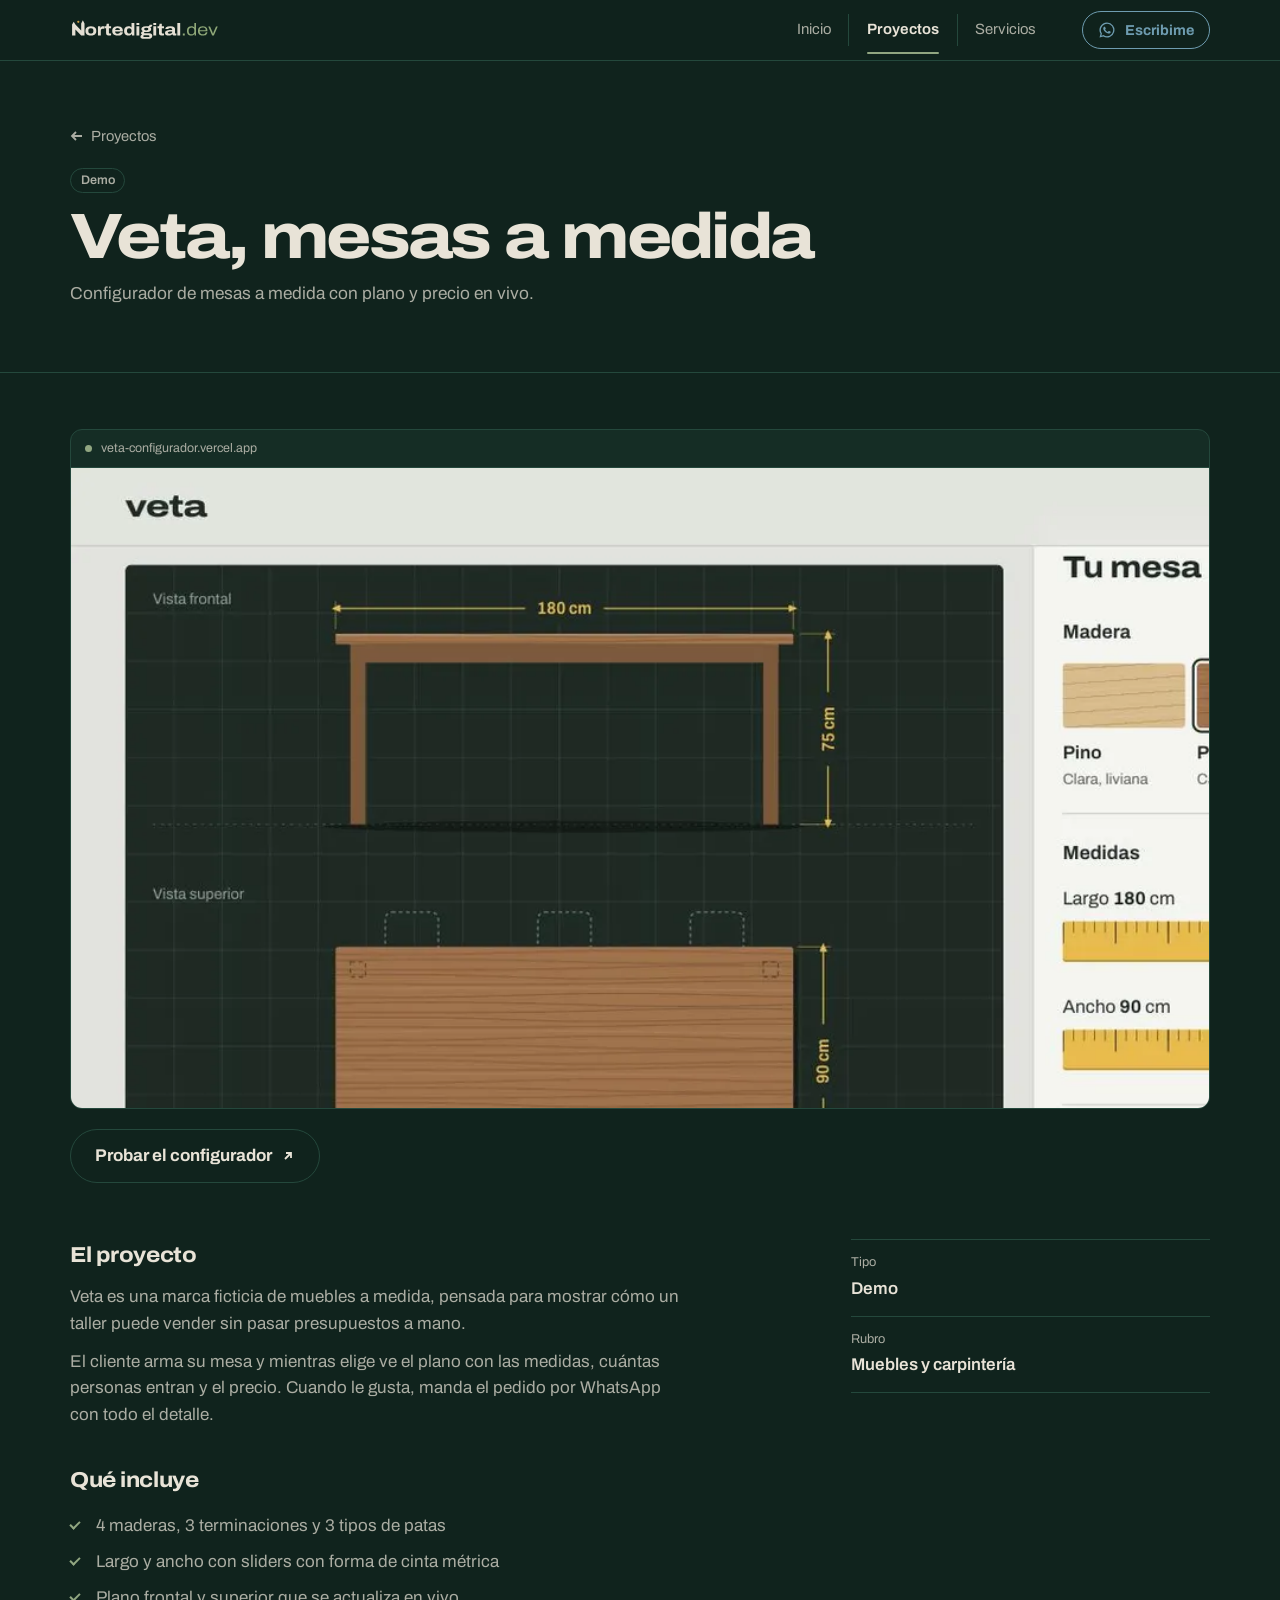
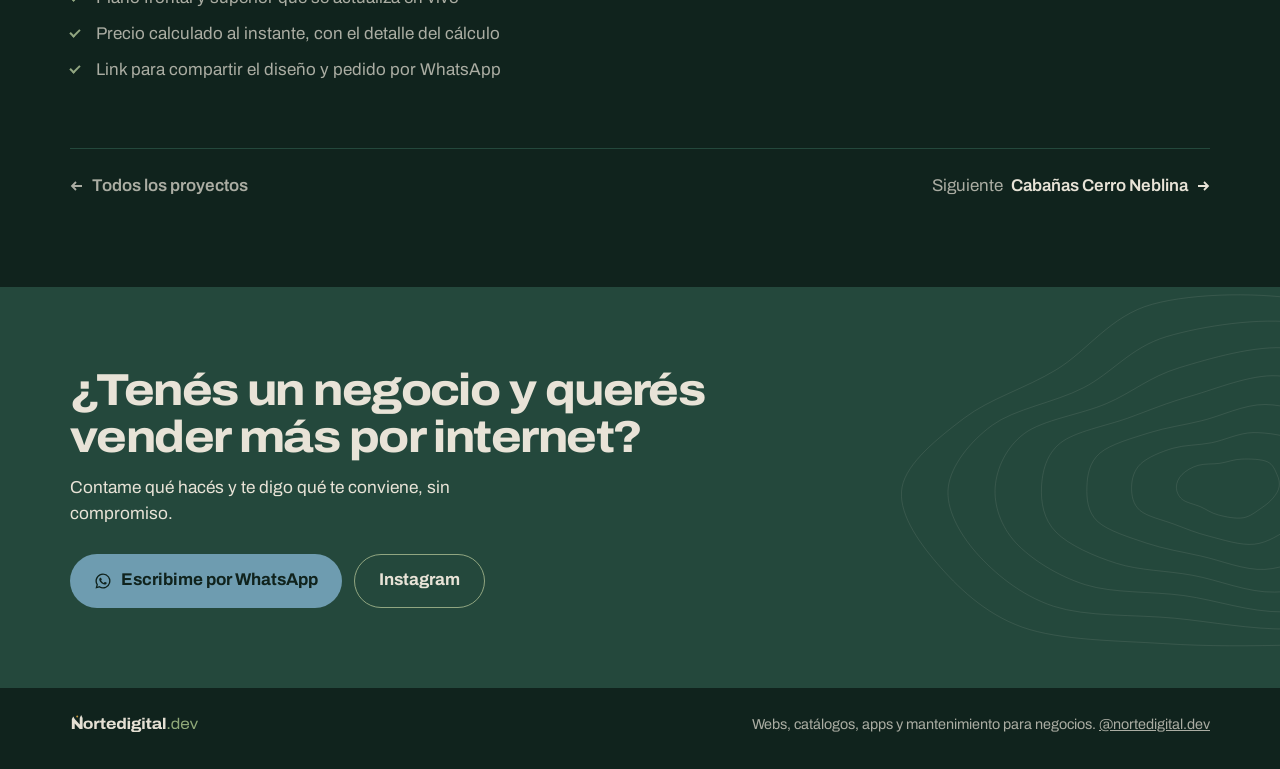
<file: proyectos/veta.html>
<!DOCTYPE html>
<html lang="es" translate="no">
<head>
  <meta charset="UTF-8">
  <meta name="viewport" content="width=device-width, initial-scale=1.0">
  <title>Veta, mesas a medida — Proyectos — NorteDigitalDev</title>
  <meta name="description" content="Configurador de mesas a medida con plano y precio en vivo.">
  <meta name="theme-color" content="#10231D">
  <meta name="google" content="notranslate">

  <meta property="og:type" content="website">
  <meta property="og:url" content="https://nortedigitaldev.vercel.app/proyectos/veta.html">
  <meta property="og:title" content="Veta, mesas a medida — Proyectos — NorteDigitalDev">
  <meta property="og:description" content="Proyectos, servicios con precios y contacto directo por WhatsApp.">
  <meta property="og:image" content="https://nortedigitaldev.vercel.app/img/og.png">
  <meta name="twitter:card" content="summary_large_image">

  <link rel="icon" href="../img/favicon.svg" type="image/svg+xml">
  <link rel="apple-touch-icon" href="../img/apple-touch-icon.png">

  <link rel="preconnect" href="https://fonts.googleapis.com">
  <link rel="preconnect" href="https://fonts.gstatic.com" crossorigin>
  <link href="https://fonts.googleapis.com/css2?family=Archivo:wdth,wght@62..125,300..800&display=swap" rel="stylesheet">

  <link rel="stylesheet" href="../css/styles.css">
</head>
<body class="pagina-proyectos">

  <header class="header">
    <div class="container header__inner">
      <a href="../" class="header__logo" aria-label="NorteDigitalDev, inicio">
        <img src="../img/logo.svg" alt="nortedigital.dev" width="170" height="26">
      </a>
      <nav class="nav" aria-label="Principal">
        <a href="../">Inicio</a>
        <a href="../proyectos.html" aria-current="page">Proyectos</a>
        <a href="../servicios.html">Servicios</a>
      </nav>
      <a class="btn btn--chico header__cta" data-wa="Hola NorteDigitalDev! Vengo de tu web y quiero hacer una consulta." href="#" target="_blank" rel="noopener"><svg viewBox="0 0 24 24" aria-hidden="true"><path d="M12 2a10 10 0 0 0-8.6 15.1L2 22l5-1.3A10 10 0 1 0 12 2Zm0 18.2c-1.5 0-3-.4-4.2-1.2l-.3-.2-3 .8.8-2.9-.2-.3A8.2 8.2 0 1 1 12 20.2Zm4.5-6.1c-.2-.1-1.5-.7-1.7-.8-.2-.1-.4-.1-.6.1l-.8 1c-.1.2-.3.2-.5.1a6.7 6.7 0 0 1-3.3-2.9c-.2-.4.2-.4.7-1.3.1-.2 0-.3 0-.4l-.8-1.8c-.2-.5-.4-.4-.6-.4h-.5c-.2 0-.4.1-.6.3-.2.2-.8.8-.8 2s.8 2.3 1 2.5c.1.2 1.7 2.6 4.1 3.6 1.5.7 2.1.7 2.9.6.5-.1 1.5-.6 1.7-1.2.2-.6.2-1.1.2-1.2-.1-.1-.3-.2-.5-.3Z"/></svg><span>Escribime</span></a>
    </div>
  </header>
  <main>

    <section class="cabecera cabecera--caso" data-oculta-wa>
      <div class="container">
        <a class="volver" href="../proyectos.html"><svg viewBox="0 0 14 14" aria-hidden="true"><path d="M12 7H2M6 3L2 7l4 4"/></svg> Proyectos</a>
        <span class="etiqueta">Demo</span>
        <h1 class="cabecera__titulo">Veta, mesas a medida</h1>
        <p class="cabecera__bajada">Configurador de mesas a medida con plano y precio en vivo.</p>
      </div>
    </section>

    <section class="seccion seccion--sin-arriba">
      <div class="container">
        <a class="marco marco--grande" href="https://veta-configurador.vercel.app" target="_blank" rel="noopener" tabindex="-1" aria-hidden="true">
          <span class="marco__barra">veta-configurador.vercel.app</span>
          <img src="../img/proyectos/veta.webp" alt="" width="960" height="720">
        </a>
        <div class="caso-detalle__links">
          <a class="btn btn--borde" href="https://veta-configurador.vercel.app" target="_blank" rel="noopener">Probar el configurador <svg class="btn__flecha" viewBox="0 0 14 14" aria-hidden="true"><path d="M4 10L10 4M5 4h5v5"/></svg></a>
        </div>

        <div class="caso-detalle">
          <div class="caso-detalle__texto">
            <h2>El proyecto</h2>
          <p>Veta es una marca ficticia de muebles a medida, pensada para mostrar cómo un taller puede vender sin pasar presupuestos a mano.</p>
          <p>El cliente arma su mesa y mientras elige ve el plano con las medidas, cuántas personas entran y el precio. Cuando le gusta, manda el pedido por WhatsApp con todo el detalle.</p>
            <h2>Qué incluye</h2>
            <ul class="lista-check">
            <li>4 maderas, 3 terminaciones y 3 tipos de patas</li>
            <li>Largo y ancho con sliders con forma de cinta métrica</li>
            <li>Plano frontal y superior que se actualiza en vivo</li>
            <li>Precio calculado al instante, con el detalle del cálculo</li>
            <li>Link para compartir el diseño y pedido por WhatsApp</li>
            </ul>
          </div>
          <dl class="ficha">
          <div><dt>Tipo</dt><dd>Demo</dd></div>
          <div><dt>Rubro</dt><dd>Muebles y carpintería</dd></div>
          </dl>
        </div>

        <!-- GALERÍA: para sumar fotos, agregá acá
        <div class="galeria">
          <img src="../img/proyectos/veta-1.webp" alt="Descripción de la foto" width="960" height="720" loading="lazy">
        </div>
        -->

        <nav class="siguiente" aria-label="Más proyectos">
          <a href="../proyectos.html"><svg viewBox="0 0 14 14" aria-hidden="true"><path d="M12 7H2M6 3L2 7l4 4"/></svg> Todos los proyectos</a>
          <a href="cabanas-cerro-neblina.html"><span>Siguiente</span> Cabañas Cerro Neblina <svg viewBox="0 0 14 14" aria-hidden="true"><path d="M2 7h10M8 3l4 4-4 4"/></svg></a>
        </nav>
      </div>
    </section>

    <!-- CONTACTO -->
    <section class="contacto" id="contacto" data-oculta-wa>
      <svg class="topo" viewBox="0 0 560 400" aria-hidden="true"><path d="M519.1 200.0 C518.4 203.9 515.9 207.6 513.0 211.1 C510.0 214.7 506.2 217.8 501.3 221.1 C496.3 224.4 490.2 229.7 483.1 230.8 C475.9 232.0 465.2 229.8 458.2 227.9 C451.1 226.1 446.6 222.4 440.6 219.8 C434.6 217.2 426.2 215.7 422.2 212.4 C418.1 209.1 416.4 204.1 416.4 200.0 C416.4 195.9 418.4 191.2 422.0 187.5 C425.6 183.9 431.6 180.2 438.0 178.4 C444.3 176.5 452.6 177.3 459.9 176.3 C467.2 175.2 473.9 172.3 481.8 172.1 C489.7 171.8 501.5 172.1 507.4 174.8 C513.3 177.4 515.2 183.6 517.1 187.8 C519.1 192.0 519.8 196.1 519.1 200.0 Z"/><path d="M560.8 200.0 C559.8 207.1 554.0 213.7 548.9 220.5 C543.8 227.2 539.3 234.5 530.2 240.6 C521.1 246.8 507.8 255.8 494.3 257.2 C480.8 258.7 462.4 252.6 449.1 249.2 C435.9 245.9 426.2 241.7 414.7 237.4 C403.1 233.0 387.1 229.6 379.9 223.4 C372.7 217.1 371.4 207.8 371.6 200.0 C371.7 192.2 373.9 183.3 380.7 176.8 C387.6 170.4 400.9 164.8 412.7 161.3 C424.5 157.8 437.9 158.4 451.3 155.8 C464.7 153.2 478.6 145.9 493.0 145.6 C507.5 145.4 527.7 148.7 538.0 154.1 C548.3 159.5 551.1 170.3 554.9 178.0 C558.7 185.6 561.8 192.9 560.8 200.0 Z"/><path d="M602.1 200.0 C601.0 210.2 591.9 219.6 585.2 229.9 C578.4 240.2 574.9 253.1 561.6 261.8 C548.2 270.6 525.1 281.2 504.9 282.4 C484.8 283.6 460.5 273.3 440.8 269.0 C421.1 264.6 404.0 262.0 386.8 256.2 C369.6 250.4 347.5 243.7 337.5 234.4 C327.5 225.0 326.5 211.4 326.9 200.0 C327.2 188.6 329.3 175.3 339.8 166.2 C350.2 157.2 372.5 151.1 389.5 145.7 C406.6 140.3 422.7 138.4 441.9 133.7 C461.2 129.0 484.2 117.3 505.0 117.5 C525.7 117.6 552.0 126.4 566.4 134.9 C580.9 143.4 585.8 157.6 591.8 168.4 C597.7 179.3 603.1 189.8 602.1 200.0 Z"/><path d="M642.2 200.0 C641.3 213.5 631.2 225.7 623.3 239.8 C615.4 253.8 613.1 273.5 595.0 284.4 C576.9 295.3 541.6 304.5 514.6 305.1 C487.5 305.8 458.9 293.0 432.6 288.3 C406.3 283.5 379.6 283.6 356.8 276.4 C334.0 269.3 308.5 257.9 296.0 245.1 C283.4 232.4 280.8 214.9 281.5 200.0 C282.3 185.1 286.0 167.5 300.4 156.0 C314.8 144.5 346.1 138.9 367.9 131.1 C389.7 123.2 406.5 115.9 431.4 108.9 C456.2 101.8 490.3 87.4 517.1 88.8 C544.0 90.2 573.8 105.6 592.5 117.3 C611.1 129.0 620.5 145.0 628.8 158.8 C637.1 172.6 643.1 186.5 642.2 200.0 Z"/><path d="M681.0 200.0 C680.8 216.9 673.6 232.6 664.9 250.5 C656.2 268.4 652.7 295.0 629.1 307.4 C605.4 319.8 557.1 324.7 522.9 324.9 C488.8 325.1 456.9 313.2 424.0 308.6 C391.0 304.1 353.4 306.5 325.3 297.7 C297.3 288.9 270.7 271.8 255.7 255.6 C240.7 239.3 233.8 218.2 235.2 200.0 C236.6 181.8 245.7 160.5 264.2 146.6 C282.8 132.7 320.6 127.6 346.4 116.6 C372.3 105.6 389.0 89.9 419.4 80.7 C449.8 71.5 496.0 57.8 528.8 61.2 C561.7 64.6 593.6 86.4 616.6 101.0 C639.5 115.7 655.6 132.6 666.4 149.1 C677.1 165.6 681.3 183.1 681.0 200.0 Z"/><path d="M719.1 200.0 C720.3 220.5 720.7 240.9 711.2 262.5 C701.6 284.1 692.1 316.3 661.9 329.6 C631.8 342.9 571.5 341.8 530.2 342.1 C489.0 342.4 453.8 335.0 414.4 331.2 C374.9 327.4 326.5 330.1 293.4 319.2 C260.4 308.3 233.9 285.6 216.3 265.8 C198.8 245.9 185.6 221.2 188.3 200.0 C190.9 178.8 209.7 154.8 232.1 138.3 C254.6 121.8 294.2 115.7 323.2 100.9 C352.2 86.1 370.3 60.5 406.3 49.7 C442.4 38.9 500.6 30.1 539.5 36.0 C578.4 41.9 612.3 68.2 639.8 85.4 C667.2 102.6 690.9 120.2 704.2 139.3 C717.4 158.4 717.9 179.5 719.1 200.0 Z"/><path d="M758.0 200.0 C761.5 224.3 773.2 250.8 762.2 275.8 C751.1 300.7 729.2 336.0 691.6 349.6 C654.1 363.3 584.9 356.7 536.9 357.9 C488.9 359.1 449.4 359.5 403.6 356.6 C357.9 353.6 300.2 353.6 262.4 340.2 C224.6 326.8 196.9 299.4 176.8 276.0 C156.8 252.7 137.5 224.2 142.1 200.0 C146.6 175.8 178.5 150.6 204.2 131.1 C229.9 111.5 264.9 101.7 296.3 82.7 C327.7 63.7 350.4 28.6 392.5 17.2 C434.6 5.7 503.8 5.0 548.9 13.8 C594.1 22.5 631.2 50.2 663.2 69.5 C695.3 88.8 725.4 107.9 741.2 129.7 C757.0 151.4 754.5 175.7 758.0 200.0 Z"/></svg>
      <div class="container contacto__inner">
        <h2 class="contacto__titulo">¿Tenés un negocio y querés vender más por internet?</h2>
        <p>Contame qué hacés y te digo qué te conviene, sin compromiso.</p>
        <div class="contacto__botones">
          <a class="btn btn--principal" data-wa="Hola NorteDigitalDev! Vengo de tu web y quiero hacer una consulta." href="#" target="_blank" rel="noopener"><svg viewBox="0 0 24 24" aria-hidden="true"><path d="M12 2a10 10 0 0 0-8.6 15.1L2 22l5-1.3A10 10 0 1 0 12 2Zm0 18.2c-1.5 0-3-.4-4.2-1.2l-.3-.2-3 .8.8-2.9-.2-.3A8.2 8.2 0 1 1 12 20.2Zm4.5-6.1c-.2-.1-1.5-.7-1.7-.8-.2-.1-.4-.1-.6.1l-.8 1c-.1.2-.3.2-.5.1a6.7 6.7 0 0 1-3.3-2.9c-.2-.4.2-.4.7-1.3.1-.2 0-.3 0-.4l-.8-1.8c-.2-.5-.4-.4-.6-.4h-.5c-.2 0-.4.1-.6.3-.2.2-.8.8-.8 2s.8 2.3 1 2.5c.1.2 1.7 2.6 4.1 3.6 1.5.7 2.1.7 2.9.6.5-.1 1.5-.6 1.7-1.2.2-.6.2-1.1.2-1.2-.1-.1-.3-.2-.5-.3Z"/></svg>Escribime por WhatsApp</a>
          <a class="btn btn--borde" href="https://instagram.com/nortedigital.dev" target="_blank" rel="noopener">Instagram</a>
        </div>
      </div>
    </section>

  </main>

  <footer class="footer">
    <div class="container footer__inner">
      <img src="../img/logo.svg" alt="nortedigital.dev" width="140" height="21">
      <p>Webs, catálogos, apps y mantenimiento para negocios. <a href="https://instagram.com/nortedigital.dev" target="_blank" rel="noopener">@nortedigital.dev</a></p>
    </div>
  </footer>

  <a class="wa-flotante" id="wa-flotante" data-wa="Hola NorteDigitalDev! Vengo de tu web y quiero hacer una consulta." href="#" target="_blank" rel="noopener" aria-label="Escribime por WhatsApp">
    <svg viewBox="0 0 24 24" aria-hidden="true"><path d="M12 2a10 10 0 0 0-8.6 15.1L2 22l5-1.3A10 10 0 1 0 12 2Zm0 18.2c-1.5 0-3-.4-4.2-1.2l-.3-.2-3 .8.8-2.9-.2-.3A8.2 8.2 0 1 1 12 20.2Zm4.5-6.1c-.2-.1-1.5-.7-1.7-.8-.2-.1-.4-.1-.6.1l-.8 1c-.1.2-.3.2-.5.1a6.7 6.7 0 0 1-3.3-2.9c-.2-.4.2-.4.7-1.3.1-.2 0-.3 0-.4l-.8-1.8c-.2-.5-.4-.4-.6-.4h-.5c-.2 0-.4.1-.6.3-.2.2-.8.8-.8 2s.8 2.3 1 2.5c.1.2 1.7 2.6 4.1 3.6 1.5.7 2.1.7 2.9.6.5-.1 1.5-.6 1.7-1.2.2-.6.2-1.1.2-1.2-.1-.1-.3-.2-.5-.3Z"/></svg>
  </a>

  <script src="../js/app.js"></script>
</body>
</html>
</file>
<file: css/styles.css>
/* =========================================================
   NorteDigitalDev — sitio principal
   Paleta "Tafí": verde bosque y marfil dominan; el ocre se usa
   solo para la acción principal. Primero el celular.
   ========================================================= */

:root {
  --bosque: #10231D;     /* fondo principal */
  --marfil: #E8E3D7;     /* títulos y textos destacados */
  --alpino: #91A681;     /* gráficos y detalles */
  --ocre: #6E9CB0;       /* botones principales */
  --petroleo: #24483C;   /* tarjetas, superficies y bordes */

  --superficie: #152D25; /* entre bosque y petróleo */
  --texto-2: #ABADA3;    /* marfil apagado para textos secundarios */
  --ocre-claro: #8DB4C5;

  --font: "Archivo", system-ui, -apple-system, "Segoe UI", sans-serif;
  --radio: 12px;
  --header: 60px;
}

*,
*::before,
*::after { box-sizing: border-box; }

html {
  scroll-behavior: smooth;
  scroll-padding-top: calc(var(--header) + 16px);
}

body {
  margin: 0;
  font-family: var(--font);
  font-size: 1.0625rem;
  line-height: 1.55;
  color: var(--marfil);
  background: var(--bosque);
  -webkit-font-smoothing: antialiased;
}

img { display: block; max-width: 100%; height: auto; }

h1, h2, h3, p { margin: 0; }

a { color: inherit; }

.container {
  width: min(100% - 2rem, 1140px);
  margin-inline: auto;
}

:focus-visible {
  outline: 2px solid var(--ocre);
  outline-offset: 3px;
}

/* ---------- Botones ---------- */

.btn {
  display: inline-flex;
  align-items: center;
  justify-content: center;
  gap: 0.55rem;
  min-height: 50px;
  padding: 0.8rem 1.5rem;
  border-radius: 999px;
  font-weight: 700;
  text-decoration: none;
  transition: background 0.2s, border-color 0.2s, color 0.2s;
}

.btn svg { width: 18px; height: 18px; fill: currentColor; flex: none; }

.btn .btn__flecha { width: 14px; height: 14px; fill: none; stroke: currentColor; stroke-width: 1.8; }

.btn--principal { background: var(--ocre); color: var(--bosque); }
.btn--principal:hover { background: var(--ocre-claro); }

.btn--borde { border: 1px solid var(--petroleo); color: var(--marfil); }
.btn--borde:hover { border-color: var(--alpino); }

.btn--chico {
  min-height: 38px;
  padding: 0.4rem 0.95rem;
  font-size: 0.9rem;
  border: 1px solid var(--ocre);
  color: var(--ocre);
}

.btn--chico:hover { background: var(--ocre); color: var(--bosque); }

/* ---------- Header ---------- */

.header {
  position: sticky;
  top: 0;
  z-index: 20;
  background: color-mix(in srgb, var(--bosque) 92%, transparent);
  backdrop-filter: blur(10px);
  border-bottom: 1px solid var(--petroleo);
}

.header__inner {
  display: flex;
  align-items: center;
  gap: 1.75rem;
  height: var(--header);
}

.header__logo img { width: 150px; }

.nav {
  display: flex;
  align-items: center;
  margin-left: auto;
  font-size: 0.93rem;
}

/* Separadores finos entre opciones */
.nav a {
  position: relative;
  padding: 0.25rem 1.1rem;
  text-decoration: none;
  color: var(--texto-2);
  transition: color 0.2s;
}

.nav a + a { border-left: 1px solid var(--petroleo); }

.nav a:hover { color: var(--marfil); }

.nav a[aria-current="page"] { color: var(--marfil); font-weight: 650; }

.nav a[aria-current="page"]::after {
  content: "";
  position: absolute;
  left: 1.1rem;
  right: 1.1rem;
  bottom: -0.55rem;
  height: 2px;
  border-radius: 2px;
  background: var(--alpino);
}

/* ---------- Inicio ---------- */

.hero {
  position: relative;
  padding-block: clamp(2.25rem, 6vw, 4.5rem) clamp(2.5rem, 6vw, 4.5rem);
  border-bottom: 1px solid var(--petroleo);
  overflow: hidden;
}

.hero__top {
  display: grid;
  grid-template-columns: minmax(0, 1.1fr) minmax(0, 0.9fr);
  gap: 2rem;
  align-items: center;
}

.hero__titulo {
  font-size: clamp(2.35rem, 6vw, 4.5rem);
  font-weight: 780;
  font-stretch: 115%;
  letter-spacing: -0.04em;
  line-height: 0.98;
  max-width: 12ch;
}

.hero__bajada {
  margin-top: 1.25rem;
  max-width: 44ch;
  font-size: 1.1rem;
  color: var(--texto-2);
}

/* Ilustración: cerros geométricos sobre curvas de nivel */
.paisaje {
  width: 100%;
  overflow: hidden;
  max-width: 520px;
  justify-self: end;
}

.paisaje .curva {
  fill: none;
  stroke: var(--alpino);
  stroke-width: 1;
  stroke-opacity: 0.35;
}

.paisaje .cerro-lejano { fill: var(--petroleo); }

.paisaje .cerro { fill: var(--superficie); stroke: var(--marfil); stroke-width: 1.2; stroke-linejoin: round; }

.paisaje .arista { fill: none; stroke: var(--alpino); stroke-width: 1; opacity: 0.7; }

.paisaje .sol { fill: #D0A03D; } /* mismo amarillo que el sol del logo */

.paisaje .horizonte { stroke: var(--petroleo); stroke-width: 1; }


/* Los cuatro accesos: un índice con líneas finas, no cajas sueltas */
.accesos {
  list-style: none;
  margin: clamp(2rem, 5vw, 3rem) 0 0;
  padding: 0;
  display: grid;
  grid-template-columns: repeat(2, minmax(0, 1fr));
  border: 1px solid var(--petroleo);
  border-radius: 14px;
  overflow: hidden;
  background: var(--bosque);
}

.accesos li { display: flex; }

.accesos li:nth-child(odd) { border-right: 1px solid var(--petroleo); }
.accesos li:nth-child(-n + 2) { border-bottom: 1px solid var(--petroleo); }

.acceso {
  flex: 1;
  display: grid;
  grid-template-columns: 1fr auto;
  align-items: center;
  gap: 0.2rem 1rem;
  padding: 1.15rem 1.35rem;
  text-decoration: none;
  transition: background 0.2s;
}

.acceso__titulo { font-weight: 700; font-size: 1.05rem; }

.acceso__desc {
  grid-column: 1;
  font-size: 0.9rem;
  color: var(--texto-2);
}

.acceso__flecha {
  grid-column: 2;
  grid-row: 1 / span 2;
  display: grid;
  place-items: center;
  width: 34px;
  height: 34px;
  border: 1px solid var(--petroleo);
  border-radius: 50%;
  color: var(--alpino);
  transition: transform 0.2s, border-color 0.2s;
}

.acceso__flecha svg { width: 14px; height: 14px; stroke: currentColor; fill: none; stroke-width: 1.8; }

.acceso:hover { background: var(--superficie); }
.acceso:hover .acceso__flecha { transform: translateX(3px); border-color: var(--alpino); }
.acceso:focus-visible { outline-offset: -3px; }

/* El test se reconoce como herramienta interactiva */
.acceso__chip {
  display: flex;
  align-items: center;
  gap: 0.4rem;
  width: fit-content;
  margin-bottom: 0.35rem;
  padding: 0.12rem 0.55rem;
  border: 1px solid var(--petroleo);
  border-radius: 999px;
  font-size: 0.75rem;
  font-weight: 600;
  color: var(--alpino);
}

.acceso__chip i {
  display: inline-block;
  width: 22px;
  height: 4px;
  border-radius: 4px;
  background: linear-gradient(90deg, var(--alpino) 0 40%, var(--petroleo) 40%);
}

/* WhatsApp: la acción principal, en ocre */
.acceso--principal { background: var(--ocre); color: var(--bosque); }
.acceso--principal .acceso__desc { color: #1F3A44; }
.acceso--principal .acceso__flecha { border-color: rgba(16, 35, 29, 0.35); color: var(--bosque); }
.acceso--principal:hover { background: var(--ocre-claro); }
.acceso--principal:hover .acceso__flecha { border-color: var(--bosque); }

/* ---------- Secciones ---------- */

.seccion { padding-block: clamp(3rem, 8vw, 5.5rem); }

.seccion + .seccion { border-top: 1px solid var(--petroleo); }

.seccion__titulo {
  font-size: clamp(1.9rem, 4.4vw, 2.9rem);
  font-weight: 760;
  font-stretch: 112%;
  letter-spacing: -0.035em;
  line-height: 1.04;
}

.seccion__bajada {
  margin-top: 0.85rem;
  max-width: 56ch;
  color: var(--texto-2);
}

.seccion__fila {
  display: flex;
  flex-wrap: wrap;
  align-items: baseline;
  justify-content: space-between;
  gap: 0.5rem 1.5rem;
}

.ver-todo,
.link-flecha {
  display: inline-flex;
  align-items: center;
  gap: 0.4rem;
  font-weight: 700;
  color: var(--marfil);
  text-decoration: none;
  border-bottom: 1px solid var(--alpino);
  padding-bottom: 2px;
  transition: color 0.2s, border-color 0.2s;
}

.ver-todo:hover,
.link-flecha:hover { color: var(--ocre-claro); border-color: var(--ocre); }

.link-flecha svg { width: 13px; height: 13px; stroke: currentColor; fill: none; stroke-width: 1.8; }

/* ---------- Cabecera de páginas internas ---------- */

.cabecera {
  position: relative;
  padding-block: clamp(2.25rem, 6vw, 4rem);
  border-bottom: 1px solid var(--petroleo);
  overflow: hidden;
}

.cabecera .container { position: relative; z-index: 1; }

.cabecera__titulo {
  font-size: clamp(2.35rem, 6vw, 4rem);
  font-weight: 780;
  font-stretch: 115%;
  letter-spacing: -0.04em;
  line-height: 1;
}

.cabecera__bajada {
  margin-top: 0.9rem;
  max-width: 52ch;
  font-size: 1.08rem;
  color: var(--texto-2);
}

/* Curvas de nivel como recurso secundario (sin montañas) */
.topo {
  position: absolute;
  right: -40px;
  top: 50%;
  width: min(560px, 70vw);
  transform: translateY(-50%);
  pointer-events: none;
}

.topo path {
  fill: none;
  stroke: var(--alpino);
  stroke-width: 1;
  opacity: 0.18;
}

.seccion--sin-arriba { padding-top: clamp(2rem, 5vw, 3.5rem); }

/* ---------- Proyectos: casos de trabajo ---------- */

.casos { display: grid; gap: clamp(2.5rem, 6vw, 4.5rem); }

.caso {
  display: grid;
  grid-template-columns: minmax(0, 7fr) minmax(0, 5fr);
  gap: clamp(1.25rem, 4vw, 3rem);
  align-items: center;
}

.caso + .caso { padding-top: clamp(2.5rem, 6vw, 4.5rem); border-top: 1px solid var(--petroleo); }

/* Los casos pares invierten el orden; la captura conserva la columna ancha */
.caso:nth-child(even) { grid-template-columns: minmax(0, 5fr) minmax(0, 7fr); }
.caso:nth-child(even) .marco { order: 2; }

/* Marco tipo navegador con la dirección real del proyecto */
.marco {
  display: block;
  border: 1px solid var(--petroleo);
  border-radius: 12px;
  overflow: hidden;
  background: var(--superficie);
  text-decoration: none;
}

.marco__barra {
  display: flex;
  align-items: center;
  gap: 0.6rem;
  padding: 0.55rem 0.85rem;
  border-bottom: 1px solid var(--petroleo);
  font-size: 0.78rem;
  color: var(--texto-2);
}

.marco__barra::before {
  content: "";
  width: 7px;
  height: 7px;
  border-radius: 50%;
  background: var(--alpino);
}

.marco img {
  width: 100%;
  aspect-ratio: 4 / 3;
  object-fit: cover;
  object-position: top left;
  transition: transform 0.5s ease;
}

.marco:hover img { transform: scale(1.02); }

.caso__texto {
  display: flex;
  flex-direction: column;
  align-items: flex-start;
  gap: 0.7rem;
}

.caso h3 {
  font-size: clamp(1.45rem, 3vw, 2rem);
  font-weight: 740;
  font-stretch: 110%;
  letter-spacing: -0.025em;
  line-height: 1.1;
}

.caso p { color: var(--texto-2); max-width: 46ch; }

.caso .link-flecha { margin-top: 0.4rem; }

/* Cuando un proyecto tiene más de un link (La Esquina: pedido y carta) */
.caso__links {
  display: flex;
  flex-wrap: wrap;
  gap: 0.4rem 1.5rem;
}

.etiqueta {
  padding: 0.12rem 0.6rem;
  border: 1px solid var(--petroleo);
  border-radius: 999px;
  font-size: 0.78rem;
  font-weight: 600;
  color: var(--texto-2);
}

.etiqueta--real { border-color: var(--alpino); color: var(--alpino); }

.etiqueta--propia { color: var(--alpino); }

/* En el inicio, los destacados van compactos en tres columnas */
.casos--compactos {
  grid-template-columns: repeat(3, minmax(0, 1fr));
  gap: 1.25rem;
  margin-top: 2rem;
}

.casos--compactos .caso,
.casos--compactos .caso:nth-child(even) {
  grid-template-columns: 1fr;
  align-content: start;
  gap: 1rem;
}

.casos--compactos .caso + .caso { padding-top: 0; border-top: 0; }

.casos--compactos .caso:nth-child(even) .marco { order: 0; }

.casos--compactos .marco img { aspect-ratio: 16 / 10; }

.casos--compactos .caso h3 { font-size: 1.25rem; }

.casos--compactos .caso p { font-size: 0.95rem; }

/* ---------- Servicios: lista de precios comparable ---------- */

.precios {
  list-style: none;
  margin: 0;
  padding: 0;
  border-top: 1px solid var(--petroleo);
}

.precio {
  display: grid;
  grid-template-columns: minmax(0, 1fr) 9rem 8.5rem 7rem;
  gap: 0.4rem 1.5rem;
  align-items: center;
  padding: 1.4rem 0;
  border-bottom: 1px solid var(--petroleo);
}

.precio h3 { font-size: 1.15rem; font-weight: 700; }

.precio__alcance { margin-top: 0.3rem; color: var(--texto-2); max-width: 54ch; font-size: 0.97rem; }

.precio__plazo { font-size: 0.9rem; color: var(--alpino); }

.precio__valor {
  font-size: 1.55rem;
  font-weight: 780;
  font-stretch: 112%;
  letter-spacing: -0.03em;
  line-height: 1.1;
  white-space: nowrap;
}

.precio__valor span {
  display: block;
  font-size: 0.78rem;
  font-weight: 500;
  letter-spacing: 0;
  color: var(--texto-2);
}

.precio__cta {
  justify-self: end;
  font-weight: 700;
  font-size: 0.95rem;
  color: var(--ocre);
  text-decoration: none;
  border-bottom: 1px solid currentColor;
  padding-bottom: 1px;
}

.precio__cta:hover { color: var(--ocre-claro); }

.encabezado-precios {
  display: grid;
  grid-template-columns: minmax(0, 1fr) 9rem 8.5rem 7rem;
  gap: 1.5rem;
  padding-bottom: 0.6rem;
  font-size: 0.8rem;
  color: var(--texto-2);
}

/* Proyecto a medida */
.medida {
  display: grid;
  grid-template-columns: minmax(0, 1fr) auto;
  gap: 1.25rem 2.5rem;
  align-items: center;
  margin-top: 2rem;
  padding: clamp(1.4rem, 4vw, 2rem);
  border: 1px solid var(--petroleo);
  border-radius: 16px;
  background: var(--superficie);
}

.medida h3 { font-size: 1.3rem; font-weight: 740; }

.medida__precio { margin-top: 0.25rem; color: var(--alpino); font-weight: 650; }

.medida p:not([class]) { margin-top: 0.6rem; color: var(--texto-2); max-width: 60ch; }

.medida__plazo { margin-top: 0.5rem; font-size: 0.9rem; color: var(--texto-2); }

/* Mantenimiento */
.mantenimiento { margin-top: clamp(2.5rem, 6vw, 4rem); }

.mantenimiento h3 { font-size: 1.3rem; font-weight: 740; }

.mantenimiento > p { margin-top: 0.5rem; color: var(--texto-2); max-width: 60ch; }

.planes {
  list-style: none;
  margin: 1.25rem 0 0;
  padding: 0;
  display: grid;
  grid-template-columns: repeat(2, minmax(0, 1fr));
  gap: 1rem;
}

.planes li {
  display: grid;
  gap: 0.3rem;
  padding: 1.2rem 1.3rem;
  border: 1px solid var(--petroleo);
  border-radius: 14px;
}

.planes strong { font-size: 1.05rem; }

.planes span {
  font-size: 1.4rem;
  font-weight: 780;
  font-stretch: 112%;
  letter-spacing: -0.02em;
}

.planes em { font-style: normal; font-size: 0.92rem; color: var(--texto-2); }

/* ---------- Proceso ---------- */

.pasos {
  list-style: none;
  counter-reset: paso;
  margin: 2rem 0 0;
  padding: 0;
  display: grid;
  grid-template-columns: repeat(4, minmax(0, 1fr));
  gap: 1.5rem;
}

.pasos li {
  counter-increment: paso;
  padding-top: 1rem;
  border-top: 1px solid var(--alpino);
}

.pasos li::before {
  content: counter(paso);
  display: block;
  margin-bottom: 0.5rem;
  font-size: 2.2rem;
  font-weight: 300;
  font-stretch: 70%;
  line-height: 1;
  color: var(--alpino);
}

.pasos h3 { font-size: 1.1rem; margin-bottom: 0.35rem; }

.pasos p { color: var(--texto-2); }

.detras {
  display: flex;
  align-items: center;
  gap: 1.1rem;
  margin-top: 2.5rem;
  padding: 1.25rem;
  border: 1px solid var(--petroleo);
  border-radius: 14px;
  max-width: 720px;
}

.detras img { flex: none; width: 56px; height: 56px; }

.detras p { color: var(--texto-2); }

/* ---------- Preguntas ---------- */

.preguntas__grid {
  display: grid;
  grid-template-columns: minmax(0, 1fr) minmax(0, 2fr);
  gap: 2rem;
}

.faq details { border-bottom: 1px solid var(--petroleo); }
.faq details:first-child { border-top: 1px solid var(--petroleo); }

.faq summary {
  display: flex;
  justify-content: space-between;
  gap: 1rem;
  padding: 1.1rem 0;
  font-weight: 650;
  font-size: 1.04rem;
  cursor: pointer;
  list-style: none;
}

.faq summary::-webkit-details-marker { display: none; }

.faq summary::after {
  content: "+";
  font-weight: 400;
  font-size: 1.4rem;
  line-height: 1;
  color: var(--alpino);
  transition: transform 0.25s;
}

.faq details[open] summary::after { transform: rotate(45deg); }

.faq details p {
  padding-bottom: 1.15rem;
  max-width: 62ch;
  color: var(--texto-2);
}

/* ---------- Resumen de servicios (inicio) ---------- */

.resumen-servicios__inner {
  display: flex;
  flex-wrap: wrap;
  align-items: center;
  justify-content: space-between;
  gap: 1.5rem 3rem;
}

/* ---------- Contacto ---------- */

.contacto {
  position: relative;
  padding-block: clamp(3rem, 8vw, 5rem);
  background: var(--petroleo);
  overflow: hidden;
}

.contacto .container { position: relative; z-index: 1; }

.contacto .topo path { stroke: var(--marfil); opacity: 0.1; }

.contacto__titulo {
  max-width: 22ch;
  font-size: clamp(1.8rem, 4.4vw, 2.8rem);
  font-weight: 760;
  font-stretch: 112%;
  letter-spacing: -0.035em;
  line-height: 1.05;
}

.contacto p { margin-top: 0.85rem; max-width: 48ch; font-size: 1.08rem; }

.contacto__botones {
  display: flex;
  flex-wrap: wrap;
  gap: 0.75rem;
  margin-top: 1.6rem;
}

.contacto .btn--borde { border-color: var(--alpino); }
.contacto .btn--borde:hover { border-color: var(--marfil); }

/* ---------- Footer ---------- */

.footer {
  font-size: 0.9rem;
  color: var(--texto-2);
}

.footer__inner {
  display: flex;
  flex-wrap: wrap;
  align-items: center;
  justify-content: space-between;
  gap: 0.8rem 1.5rem;
  padding-block: 1.6rem 2.1rem;
}

.footer img { width: 130px; }

/* ---------- WhatsApp flotante ---------- */

.wa-flotante {
  position: fixed;
  right: 1rem;
  bottom: 1rem;
  z-index: 30;
  display: grid;
  place-items: center;
  width: 54px;
  height: 54px;
  border-radius: 50%;
  background: var(--ocre);
  color: var(--bosque);
  box-shadow: 0 8px 22px -8px rgba(0, 0, 0, 0.65);
  opacity: 0;
  transform: translateY(12px);
  pointer-events: none;
  transition: opacity 0.25s, transform 0.25s;
}

.wa-flotante.visible { opacity: 1; transform: none; pointer-events: auto; }

.wa-flotante svg { width: 26px; height: 26px; fill: currentColor; }

/* ---------- Tablet ---------- */

@media (max-width: 960px) {
  .hero__top { grid-template-columns: 1fr; }

  /* En tablet y celular la ilustración es una franja baja al pie de los accesos */
  .hero__top .paisaje { display: none; }
  .paisaje--movil { display: block; max-width: none; margin-top: 1.5rem; }
  .casos--compactos { grid-template-columns: repeat(2, minmax(0, 1fr)); }
  .casos--compactos .caso:last-child { display: none; }
  .pasos { grid-template-columns: repeat(2, minmax(0, 1fr)); row-gap: 1.75rem; }
  .preguntas__grid { grid-template-columns: 1fr; gap: 1.25rem; }
  .precio { grid-template-columns: minmax(0, 1fr) 8.5rem 7rem; }
  .precio__plazo { grid-column: 1; grid-row: 2; }
  .encabezado-precios { display: none; }
}

/* ---------- Celular ---------- */

@media (max-width: 760px) {
  :root { --header: 98px; }

  .header__inner {
    flex-wrap: wrap;
    justify-content: space-between;
    gap: 0 1rem;
    height: auto;
    padding-top: 0.55rem;
  }

  .header__logo img { width: 138px; }

  /* El menú pasa a una fila de pestañas compacta */
  .nav {
    order: 3;
    width: 100%;
    margin: 0.35rem 0 0;
    font-size: 0.92rem;
  }

  .nav a {
    flex: 1;
    padding: 0.55rem 0 0.65rem;
    text-align: center;
  }

  .nav a + a { border-left: 0; }

  .nav a[aria-current="page"]::after { bottom: 0; left: 22%; right: 22%; }

  .hero { padding-top: 1.6rem; padding-bottom: 2rem; }

  .hero__titulo { font-size: 2.3rem; }

  .hero__bajada { font-size: 1.02rem; margin-top: 0.9rem; }

  .accesos { grid-template-columns: 1fr; margin-top: 1.5rem; }

  .accesos li:nth-child(odd) { border-right: 0; }
  .accesos li:not(:last-child) { border-bottom: 1px solid var(--petroleo); }

  .acceso { padding: 1rem 1.1rem; }

  .cabecera__titulo { font-size: 2.3rem; }

  .topo { width: 420px; right: -160px; }

  .seccion__fila { flex-direction: column; align-items: flex-start; }

  .casos--compactos { grid-template-columns: 1fr; }
  .casos--compactos .caso:last-child { display: grid; }

  .caso,
  .caso:nth-child(even) { grid-template-columns: 1fr; }
  .caso:nth-child(even) .marco { order: 0; }

  .precio {
    grid-template-columns: minmax(0, 1fr) auto;
    gap: 0.35rem 1rem;
    padding: 1.2rem 0;
  }

  .precio > div:first-child { grid-column: 1 / -1; }
  .precio__plazo { grid-column: 1; grid-row: 2; }
  .precio__valor { grid-column: 1; grid-row: 3; }
  .precio__cta { grid-column: 2; grid-row: 3; }

  .medida { grid-template-columns: 1fr; }

  .planes { grid-template-columns: 1fr; }

  .pasos { grid-template-columns: 1fr; gap: 1.25rem; }

  .detras { flex-direction: column; align-items: flex-start; }

  .contacto__botones .btn { flex: 1 1 100%; }
}

@media (min-width: 961px) {
  .paisaje--movil { display: none; }
}

@media (prefers-reduced-motion: reduce) {
  html { scroll-behavior: auto; }
  *, *::before, *::after { transition-duration: 0.01ms !important; animation-duration: 0.01ms !important; }
}

/* ---------- Nombres de proyectos como botón ---------- */

.caso__nombre {
  display: inline-flex;
  align-items: center;
  gap: 0.6rem;
  color: var(--marfil);
  text-decoration: none;
  transition: color 0.2s;
}

.caso__nombre svg {
  flex: none;
  width: 30px;
  height: 30px;
  padding: 8px;
  border: 1px solid var(--petroleo);
  border-radius: 50%;
  fill: none;
  stroke: var(--alpino);
  stroke-width: 1.8;
  transition: transform 0.2s, border-color 0.2s;
}

.caso__nombre:hover { color: var(--ocre-claro); }
.caso__nombre:hover svg { transform: translateX(3px); border-color: var(--alpino); }

/* ---------- Página de cada proyecto ---------- */

.cabecera--caso .container {
  display: flex;
  flex-direction: column;
  align-items: flex-start;
  gap: 0.75rem;
}

.cabecera--caso .cabecera__bajada { margin-top: 0; }

.volver {
  display: inline-flex;
  align-items: center;
  gap: 0.45rem;
  margin-bottom: 0.5rem;
  font-size: 0.92rem;
  color: var(--texto-2);
  text-decoration: none;
}

.volver svg,
.siguiente svg { width: 14px; height: 14px; fill: none; stroke: currentColor; stroke-width: 1.8; flex: none; }

.volver:hover { color: var(--marfil); }

.caso-detalle__links {
  display: flex;
  flex-wrap: wrap;
  gap: 0.6rem;
  margin-top: 0.75rem;
}

.marco--grande img { aspect-ratio: 16 / 9; }

.caso-detalle {
  display: grid;
  grid-template-columns: minmax(0, 2fr) minmax(0, 1fr);
  gap: 2rem 4rem;
  margin-top: clamp(2.25rem, 6vw, 3.5rem);
}

.caso-detalle__texto h2 {
  font-size: 1.35rem;
  font-weight: 740;
  font-stretch: 110%;
  letter-spacing: -0.02em;
}

.caso-detalle__texto h2 + p,
.caso-detalle__texto p + p { margin-top: 0.75rem; }

.caso-detalle__texto p { color: var(--texto-2); max-width: 62ch; }

.caso-detalle__texto h2:not(:first-child) { margin-top: 2.25rem; }

.lista-check {
  list-style: none;
  margin: 1rem 0 0;
  padding: 0;
  display: grid;
  gap: 0.6rem;
}

.lista-check li {
  position: relative;
  padding-left: 1.6rem;
  color: var(--texto-2);
}

.lista-check li::before {
  content: "";
  position: absolute;
  left: 0;
  top: 0.45em;
  width: 10px;
  height: 6px;
  border-left: 2px solid var(--alpino);
  border-bottom: 2px solid var(--alpino);
  transform: rotate(-45deg);
}

/* Ficha técnica al costado */
.ficha {
  margin: 0;
  align-self: start;
  border-top: 1px solid var(--petroleo);
}

.ficha div {
  padding: 0.85rem 0;
  border-bottom: 1px solid var(--petroleo);
}

.ficha dt { font-size: 0.8rem; color: var(--texto-2); }

.ficha dd { margin: 0.15rem 0 0; font-weight: 600; }

/* Galería (lista para cuando haya fotos) */
.galeria {
  display: grid;
  grid-template-columns: repeat(2, minmax(0, 1fr));
  gap: 1rem;
  margin-top: clamp(2.25rem, 6vw, 3.5rem);
}

.galeria img {
  width: 100%;
  border: 1px solid var(--petroleo);
  border-radius: 12px;
}

/* Navegación entre proyectos */
.siguiente {
  display: flex;
  flex-wrap: wrap;
  justify-content: space-between;
  gap: 1rem;
  margin-top: clamp(2.5rem, 6vw, 4rem);
  padding-top: 1.5rem;
  border-top: 1px solid var(--petroleo);
}

.siguiente a {
  display: inline-flex;
  align-items: center;
  gap: 0.5rem;
  color: var(--texto-2);
  text-decoration: none;
  font-weight: 600;
}

.siguiente a:last-child { color: var(--marfil); }

.siguiente a span { font-weight: 400; color: var(--texto-2); }

.siguiente a:hover { color: var(--ocre-claro); }

@media (max-width: 760px) {
  .caso-detalle { grid-template-columns: 1fr; }
  .ficha { order: -1; }
  .marco--grande img { aspect-ratio: 4 / 3; }
  .caso-detalle__links .btn { flex: 1 1 100%; }
  .galeria { grid-template-columns: 1fr; }
  .siguiente { flex-direction: column-reverse; }
}

/* ---------- Precios en pesos (dólar blue) ---------- */

.precio__principal { font-weight: inherit; }

/* El precio chico (dólares, o pesos si no hay API) debajo del grande */
.precio__secundario {
  display: block;
  margin-top: 0.2rem;
  font-size: 0.85rem;
  font-weight: 500;
  font-stretch: 100%;
  letter-spacing: 0;
  color: var(--alpino);
  font-variant-numeric: tabular-nums;
}

.precio__secundario[hidden] { display: none; }

.nota-dolar {
  margin-bottom: 1.25rem;
  font-size: 0.88rem;
  color: var(--texto-2);
}

/* En la página de cada proyecto, los botones van debajo de la captura */
.marco--grande + .caso-detalle__links { margin-top: 1.25rem; }
</file>
